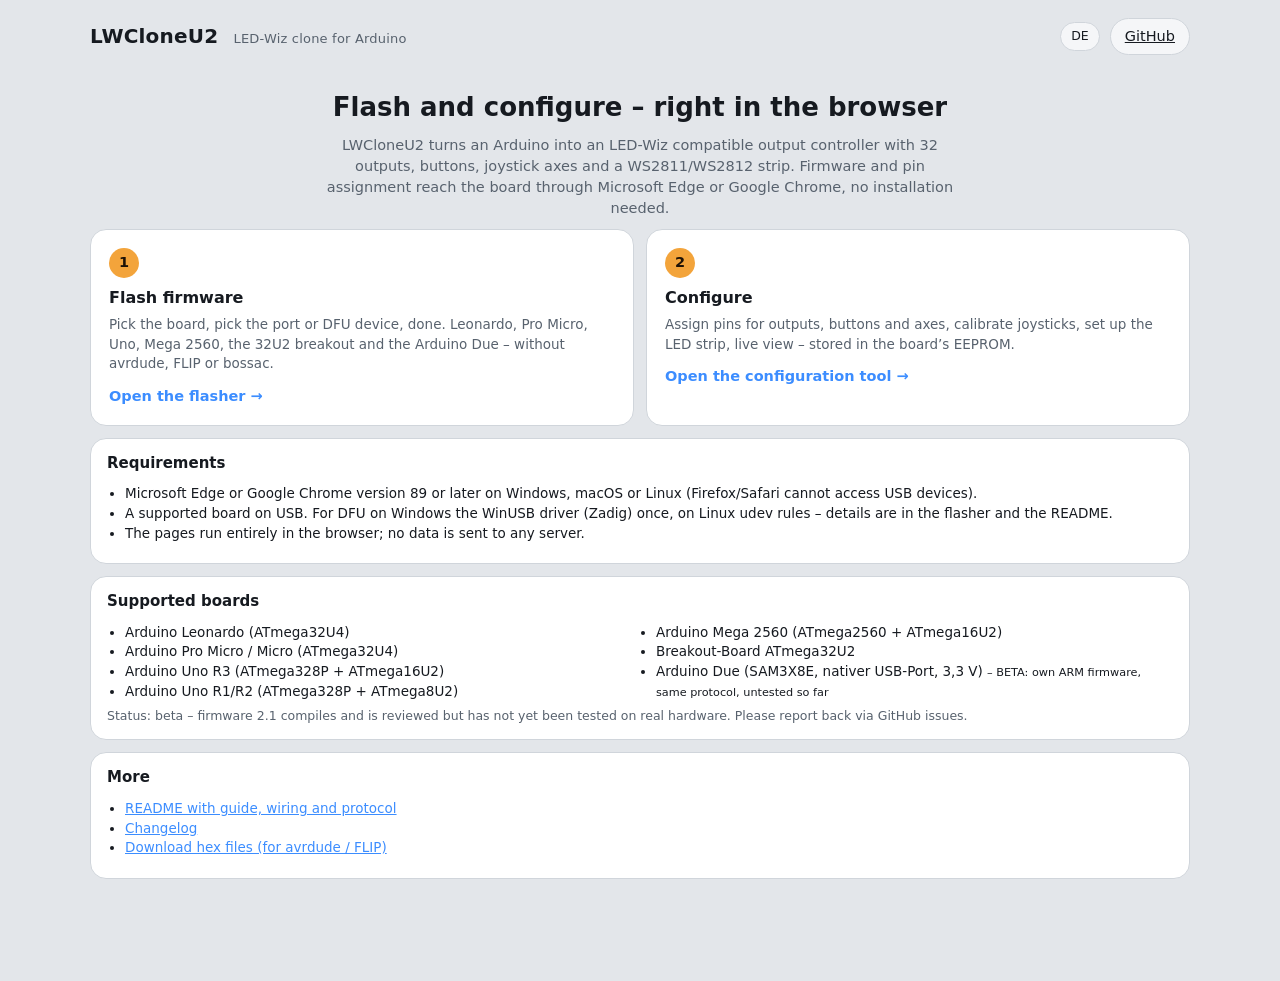
<file: docs/index.html>
<!doctype html>
<html lang="de">
<head>
<meta charset="utf-8">
<meta name="viewport" content="width=device-width, initial-scale=1">
<title>LWCloneU2</title>
<meta name="description" content="LWCloneU2 – LED-Wiz-Klon für Arduino-Boards: Firmware im Browser flashen und per USB einrichten. LED-Wiz clone for Arduino boards: flash and configure in the browser.">
<link rel="stylesheet" href="style.css">
<style>
.hero { text-align: center; padding: 26px 0 10px; }
.hero h2 { font-size: 26px; margin: 0 0 8px; font-weight: 700; }
.hero p { color: var(--muted); max-width: 640px; margin: 0 auto; }
.grid { display: grid; grid-template-columns: repeat(auto-fit, minmax(260px, 1fr)); gap: 12px; }
.tile { display: block; text-decoration: none; color: inherit; background: var(--card); border: 1px solid var(--line); border-radius: 16px; padding: 18px; transition: .15s; }
.tile:hover { border-color: var(--accent); transform: translateY(-1px); }
.tile .num { display: inline-flex; width: 30px; height: 30px; border-radius: 50%; background: var(--accent); color: var(--accent-text); font-weight: 700; align-items: center; justify-content: center; margin-bottom: 8px; }
.tile h3 { margin: 0 0 6px; font-size: 16px; }
.tile p { margin: 0; color: var(--muted); font-size: 13.5px; }
.tile .go { display: inline-block; margin-top: 12px; color: var(--blue); font-weight: 600; }
ul.boards { columns: 2; padding-left: 18px; margin: 6px 0; font-size: 13.5px; }
@media (max-width: 640px) { ul.boards { columns: 1; } }
a { color: var(--blue); }
</style>
</head>
<body>

<header>
  <h1>LWCloneU2 <small data-i18n="subtitle">LED-Wiz-Klon für Arduino</small></h1>
  <button id="langbtn" class="small" title="Sprache / language">EN</button>
  <a class="btn" href="https://github.com/cyclemat/lwcloneu2" target="_blank" rel="noopener">GitHub</a>
</header>

<main>
  <div class="hero">
    <h2 data-i18n="h">Flashen und einrichten – direkt im Browser</h2>
    <p data-i18n="p">LWCloneU2 macht aus einem Arduino einen LED-Wiz-kompatiblen Ausgabetreiber mit 32 Ausgängen, Tastern, Joystick-Achsen und WS2811/WS2812-Strip. Firmware und Pin-Belegung kommen ohne Installation über Microsoft Edge oder Google Chrome auf das Board.</p>
  </div>

  <div class="grid">
    <a class="tile" href="flash.html">
      <span class="num">1</span>
      <h3 data-i18n="t1">Firmware flashen</h3>
      <p data-i18n="t1p">Board wählen, Port oder DFU-Gerät wählen, fertig. Leonardo, Pro Micro, Uno, Mega 2560, 32U2-Breakout und Arduino Due – ohne avrdude, FLIP oder bossac.</p>
      <span class="go" data-i18n="go1">Zum Flasher →</span>
    </a>
    <a class="tile" href="config.html">
      <span class="num">2</span>
      <h3 data-i18n="t2">Konfigurieren</h3>
      <p data-i18n="t2p">Pins für Ausgänge, Taster und Achsen zuweisen, Joysticks kalibrieren, LED-Strip einrichten, Live-Anzeige – gespeichert im EEPROM des Boards.</p>
      <span class="go" data-i18n="go2">Zum Konfigurations-Tool →</span>
    </a>
  </div>

  <div class="card">
    <h2 data-i18n="req">Voraussetzungen</h2>
    <ul style="margin:6px 0; padding-left:18px; font-size:13.5px">
      <li data-i18n="r1">Microsoft Edge oder Google Chrome ab Version 89 auf Windows, macOS oder Linux (Firefox/Safari können keine USB-Geräte ansprechen).</li>
      <li data-i18n="r2">Ein unterstütztes Board am USB. Für DFU unter Windows einmalig der WinUSB-Treiber (Zadig), unter Linux udev-Regeln – Details stehen im Flasher und in der README.</li>
      <li data-i18n="r3">Die Seiten laufen vollständig im Browser; es werden keine Daten an einen Server gesendet.</li>
    </ul>
  </div>

  <div class="card">
    <h2 data-i18n="boards">Unterstützte Boards</h2>
    <ul class="boards">
      <li>Arduino Leonardo (ATmega32U4)</li>
      <li>Arduino Pro Micro / Micro (ATmega32U4)</li>
      <li>Arduino Uno R3 (ATmega328P + ATmega16U2)</li>
      <li>Arduino Uno R1/R2 (ATmega328P + ATmega8U2)</li>
      <li>Arduino Mega 2560 (ATmega2560 + ATmega16U2)</li>
      <li>Breakout-Board ATmega32U2</li>
      <li>Arduino Due (SAM3X8E, nativer USB-Port, 3,3 V) <small data-i18n="due_note">– BETA: eigene ARM-Firmware, gleiches Protokoll, noch ungetestet</small></li>
    </ul>
    <div class="hint" data-i18n="beta">Stand: Beta – die Firmware 2.1 ist übersetzt und geprüft, aber noch nicht an echter Hardware getestet. Rückmeldungen bitte als GitHub-Issue.</div>
  </div>

  <div class="card">
    <h2 data-i18n="more">Mehr</h2>
    <ul style="margin:6px 0; padding-left:18px; font-size:13.5px">
      <li><a href="https://github.com/cyclemat/lwcloneu2#readme" target="_blank" rel="noopener" data-i18n="m1">README mit Anleitung, Verdrahtung und Protokoll</a></li>
      <li><a href="https://github.com/cyclemat/lwcloneu2/blob/master/CHANGELOG.md" target="_blank" rel="noopener" data-i18n="m2">Changelog</a></li>
      <li><a href="flash.html#dllist" data-i18n="m3">Hex-Dateien herunterladen (für avrdude / FLIP)</a></li>
    </ul>
  </div>
</main>

<script>
'use strict';
const I18N = {
  de: {
    subtitle:'LED-Wiz-Klon für Arduino', h:'Flashen und einrichten – direkt im Browser',
    p:'LWCloneU2 macht aus einem Arduino einen LED-Wiz-kompatiblen Ausgabetreiber mit 32 Ausgängen, Tastern, Joystick-Achsen und WS2811/WS2812-Strip. Firmware und Pin-Belegung kommen ohne Installation über Microsoft Edge oder Google Chrome auf das Board.',
    t1:'Firmware flashen', t1p:'Board wählen, Port oder DFU-Gerät wählen, fertig. Leonardo, Pro Micro, Uno, Mega 2560, 32U2-Breakout und Arduino Due – ohne avrdude, FLIP oder bossac.', due_note:'– BETA: eigene ARM-Firmware, gleiches Protokoll, noch ungetestet', go1:'Zum Flasher →',
    t2:'Konfigurieren', t2p:'Pins für Ausgänge, Taster und Achsen zuweisen, Joysticks kalibrieren, LED-Strip einrichten, Live-Anzeige – gespeichert im EEPROM des Boards.', go2:'Zum Konfigurations-Tool →',
    req:'Voraussetzungen',
    r1:'Microsoft Edge oder Google Chrome ab Version 89 auf Windows, macOS oder Linux (Firefox/Safari können keine USB-Geräte ansprechen).',
    r2:'Ein unterstütztes Board am USB. Für DFU unter Windows einmalig der WinUSB-Treiber (Zadig), unter Linux udev-Regeln – Details stehen im Flasher und in der README.',
    r3:'Die Seiten laufen vollständig im Browser; es werden keine Daten an einen Server gesendet.',
    boards:'Unterstützte Boards',
    beta:'Stand: Beta – die Firmware 2.1 ist übersetzt und geprüft, aber noch nicht an echter Hardware getestet. Rückmeldungen bitte als GitHub-Issue.',
    more:'Mehr', m1:'README mit Anleitung, Verdrahtung und Protokoll', m2:'Changelog', m3:'Hex-Dateien herunterladen (für avrdude / FLIP)',
  },
  en: {
    subtitle:'LED-Wiz clone for Arduino', h:'Flash and configure – right in the browser',
    p:'LWCloneU2 turns an Arduino into an LED-Wiz compatible output controller with 32 outputs, buttons, joystick axes and a WS2811/WS2812 strip. Firmware and pin assignment reach the board through Microsoft Edge or Google Chrome, no installation needed.',
    t1:'Flash firmware', t1p:'Pick the board, pick the port or DFU device, done. Leonardo, Pro Micro, Uno, Mega 2560, the 32U2 breakout and the Arduino Due – without avrdude, FLIP or bossac.', due_note:'– BETA: own ARM firmware, same protocol, untested so far', go1:'Open the flasher →',
    t2:'Configure', t2p:'Assign pins for outputs, buttons and axes, calibrate joysticks, set up the LED strip, live view – stored in the board’s EEPROM.', go2:'Open the configuration tool →',
    req:'Requirements',
    r1:'Microsoft Edge or Google Chrome version 89 or later on Windows, macOS or Linux (Firefox/Safari cannot access USB devices).',
    r2:'A supported board on USB. For DFU on Windows the WinUSB driver (Zadig) once, on Linux udev rules – details are in the flasher and the README.',
    r3:'The pages run entirely in the browser; no data is sent to any server.',
    boards:'Supported boards',
    beta:'Status: beta – firmware 2.1 compiles and is reviewed but has not yet been tested on real hardware. Please report back via GitHub issues.',
    more:'More', m1:'README with guide, wiring and protocol', m2:'Changelog', m3:'Download hex files (for avrdude / FLIP)',
  }
};
let lang = 'de';
try { lang = (localStorage.getItem('lwc_lang') || (navigator.language || 'de').slice(0, 2)) === 'en' ? 'en' : 'de'; } catch (e) {}
const t = k => I18N[lang][k] ?? I18N.de[k] ?? k;
function applyLang() {
  document.documentElement.lang = lang;
  document.querySelectorAll('[data-i18n]').forEach(el => { el.textContent = t(el.dataset.i18n); });
  document.getElementById('langbtn').textContent = lang === 'de' ? 'EN' : 'DE';
}
document.getElementById('langbtn').onclick = () => { lang = lang === 'de' ? 'en' : 'de'; try { localStorage.setItem('lwc_lang', lang); } catch (e) {} applyLang(); };
applyLang();
</script>
</body>
</html>
</file>
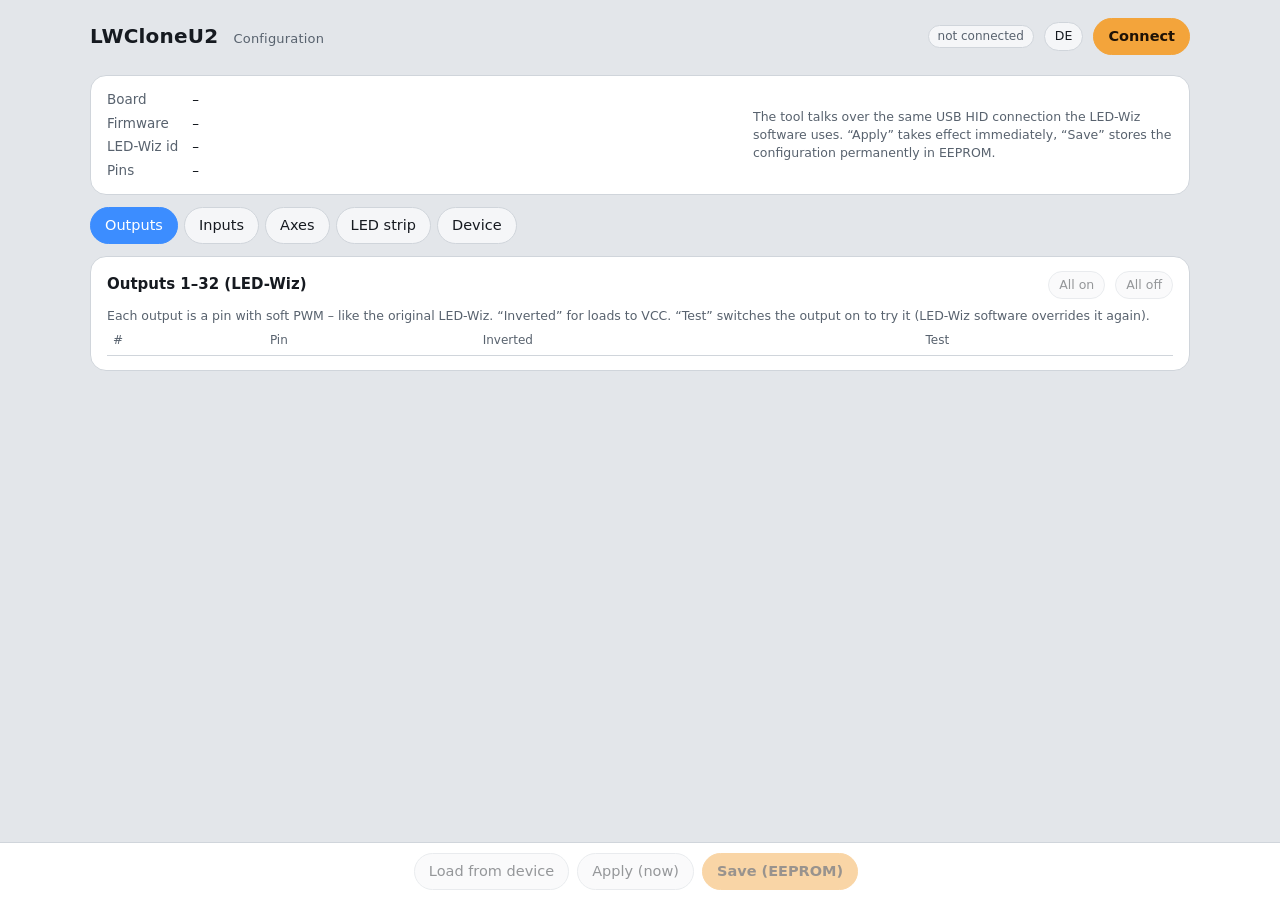
<file: tools/lwcconfig-web/index.html>
<!doctype html>
<html lang="de">
<head>
<meta charset="utf-8">
<meta name="viewport" content="width=device-width, initial-scale=1">
<title>LWCloneU2 Konfiguration</title>
<meta name="description" content="Pin-Belegung, Joystick-Achsen und WS2811/WS2812-Strip eines LWCloneU2 per USB einstellen (WebHID, Edge/Chrome). Configure an LWCloneU2 via USB.">
<style>
:root {
  --bg: #E3E6EA; --bg2: #F5F6F8; --card: #FFFFFF; --text: #161A20; --muted: #58626E; --line: #D0D5DB;
  --accent: #F3A43B; --accent-text: #1E1206; --blue: #3C8DFF; --red: #FF6A5C; --green: #5BD38A;
  --input: #FFFFFF; --hover: #EEF1F4;
}
@media (prefers-color-scheme: dark) {
  :root:not([data-theme="light"]) {
    --bg: #0E1013; --bg2: #16191E; --card: #1D2127; --text: #E6EAEE; --muted: #9AA4AF; --line: #2B3138;
    --input: #16191E; --hover: #242932;
  }
}
:root[data-theme="dark"] {
  --bg: #0E1013; --bg2: #16191E; --card: #1D2127; --text: #E6EAEE; --muted: #9AA4AF; --line: #2B3138;
  --input: #16191E; --hover: #242932;
}
* { box-sizing: border-box; }
html, body { margin: 0; padding: 0; }
body {
  background: var(--bg); color: var(--text);
  font: 14.5px/1.45 Inter, system-ui, -apple-system, "Segoe UI", Roboto, sans-serif;
  padding: 0 16px 90px;
}
header { max-width: 1100px; margin: 0 auto; padding: 18px 0 8px; display: flex; flex-wrap: wrap; gap: 10px; align-items: center; }
header h1 { font-size: 20px; margin: 0; font-weight: 650; letter-spacing: .2px; flex: 1 1 auto; }
header h1 small { color: var(--muted); font-weight: 400; font-size: 13px; margin-left: 8px; }
main { max-width: 1100px; margin: 0 auto; }
.card { background: var(--card); border: 1px solid var(--line); border-radius: 16px; padding: 14px 16px; margin: 12px 0; }
.card h2 { font-size: 15px; margin: 0 0 10px; font-weight: 650; }
.hint { color: var(--muted); font-size: 12.5px; }
.row { display: flex; flex-wrap: wrap; gap: 10px; align-items: center; }
.grow { flex: 1 1 auto; }
button, .btn {
  font: inherit; border: 1px solid var(--line); background: var(--bg2); color: var(--text);
  border-radius: 999px; padding: 7px 14px; cursor: pointer; min-height: 36px;
}
button:hover { background: var(--hover); }
button:disabled { opacity: .45; cursor: default; }
button.primary { background: var(--accent); border-color: var(--accent); color: var(--accent-text); font-weight: 600; }
button.primary:hover { filter: brightness(1.05); }
button.danger { color: var(--red); border-color: var(--red); background: transparent; }
button.small { padding: 4px 10px; min-height: 28px; font-size: 12.5px; }
select, input[type=number], input[type=text] {
  font: inherit; background: var(--input); color: var(--text); border: 1px solid var(--line);
  border-radius: 10px; padding: 6px 8px; min-height: 34px; max-width: 100%;
}
select:focus, input:focus { outline: 2px solid var(--blue); outline-offset: 1px; }
input[type=number] { width: 78px; }
input[type=range] { accent-color: var(--accent); width: 120px; vertical-align: middle; }
.tabs { display: flex; gap: 6px; flex-wrap: wrap; margin: 10px 0 4px; }
.tabs button { border-radius: 999px; }
.tabs button.active { background: var(--blue); border-color: var(--blue); color: #fff; }
.tab { display: none; }
.tab.active { display: block; }
table { width: 100%; border-collapse: collapse; font-size: 13.5px; }
th, td { text-align: left; padding: 6px 6px; border-bottom: 1px solid var(--line); vertical-align: middle; }
th { color: var(--muted); font-weight: 500; font-size: 12px; }
tr:last-child td { border-bottom: none; }
td.num { color: var(--muted); width: 34px; }
.tablewrap { overflow-x: auto; }
.toggle { position: relative; display: inline-block; width: 40px; height: 22px; vertical-align: middle; }
.toggle input { opacity: 0; width: 0; height: 0; }
.toggle span { position: absolute; inset: 0; background: var(--line); border-radius: 999px; transition: .15s; }
.toggle span::before { content: ""; position: absolute; width: 18px; height: 18px; left: 2px; top: 2px; background: #fff; border-radius: 50%; transition: .15s; }
.toggle input:checked + span { background: var(--accent); }
.toggle input:checked + span::before { transform: translateX(18px); }
.dot { display: inline-block; width: 12px; height: 12px; border-radius: 50%; background: var(--line); vertical-align: middle; }
.dot.on { background: var(--green); box-shadow: 0 0 6px var(--green); }
.bar { position: relative; height: 10px; background: var(--line); border-radius: 999px; width: 160px; display: inline-block; vertical-align: middle; overflow: hidden; }
.bar i { position: absolute; top: 0; bottom: 0; width: 3px; background: var(--blue); }
.bar b { position: absolute; top: 0; bottom: 0; left: 0; background: var(--accent); }
.bar u { position: absolute; top: 0; bottom: 0; background: rgba(255,106,92,.35); }
.conflict { outline: 2px solid var(--red); border-radius: 10px; }
.status { color: var(--muted); font-size: 13px; }
.status.err { color: var(--red); }
.status.ok { color: var(--green); }
.footer {
  position: fixed; left: 0; right: 0; bottom: 0; background: var(--card); border-top: 1px solid var(--line);
  padding: 10px 16px; display: flex; gap: 8px; flex-wrap: wrap; align-items: center; justify-content: center;
}
.badge { display: inline-block; padding: 2px 9px; border-radius: 999px; background: var(--bg2); border: 1px solid var(--line); font-size: 12px; color: var(--muted); }
.unsupported { border-color: var(--red); }
dialog { background: var(--card); color: var(--text); border: 1px solid var(--line); border-radius: 16px; padding: 18px; max-width: 520px; }
dialog::backdrop { background: rgba(0,0,0,.45); }
textarea { width: 100%; min-height: 160px; font: 12px/1.4 ui-monospace, Consolas, monospace; background: var(--input); color: var(--text); border: 1px solid var(--line); border-radius: 10px; padding: 8px; }
.kv { display: grid; grid-template-columns: max-content 1fr; gap: 4px 14px; font-size: 13.5px; }
.kv span:nth-child(odd) { color: var(--muted); }
@media (max-width: 640px) {
  th:nth-child(1), td.num { display: none; }
  .bar { width: 110px; }
}
</style>
</head>
<body>

<header>
  <h1>LWCloneU2 <small data-i18n="subtitle">Konfiguration</small></h1>
  <span id="devbadge" class="badge" data-i18n="notconnected">nicht verbunden</span>
  <button id="langbtn" class="small" title="Sprache / language">EN</button>
  <button id="connectbtn" class="primary" data-i18n="connect">Verbinden</button>
</header>

<main>
  <div id="unsupported" class="card unsupported" style="display:none">
    <strong data-i18n="nowebhid">Dieser Browser unterstützt WebHID nicht.</strong>
    <div class="hint" data-i18n="nowebhid2">Bitte Microsoft Edge oder Google Chrome (ab Version 89) verwenden. Die Datei kann lokal geöffnet werden.</div>
  </div>

  <div class="card">
    <div class="row">
      <div class="kv grow">
        <span data-i18n="board">Board</span><span id="i_board">–</span>
        <span data-i18n="firmware">Firmware</span><span id="i_fw">–</span>
        <span data-i18n="ledwizid">LED-Wiz-ID</span><span id="i_id">–</span>
        <span data-i18n="pins">Pins</span><span id="i_pins">–</span>
      </div>
      <div class="hint" style="max-width:420px" data-i18n="intro">
        Das Tool spricht über dieselbe USB-HID-Verbindung wie die LED-Wiz-Software. Änderungen werden mit
        „Anwenden“ sofort wirksam, aber erst mit „Speichern“ dauerhaft im EEPROM abgelegt.
      </div>
    </div>
  </div>

  <div class="tabs">
    <button data-tab="outputs" class="active" data-i18n="tab_outputs">Ausgänge</button>
    <button data-tab="inputs" data-i18n="tab_inputs">Eingänge</button>
    <button data-tab="axes" data-i18n="tab_axes">Achsen</button>
    <button data-tab="strip" data-i18n="tab_strip">LED-Strip</button>
    <button data-tab="device" data-i18n="tab_device">Gerät</button>
  </div>

  <!-- Ausgänge -->
  <section id="tab-outputs" class="tab active">
    <div class="card">
      <div class="row" style="margin-bottom:8px">
        <h2 class="grow" style="margin:0" data-i18n="outputs">Ausgänge 1–32 (LED-Wiz)</h2>
        <button class="small" id="testall" data-i18n="testall">Alle an</button>
        <button class="small" id="testoff" data-i18n="testoff">Alle aus</button>
      </div>
      <div class="hint" data-i18n="outputhint">Jeder Ausgang ist ein Pin mit Soft-PWM – wie beim originalen LED-Wiz. „Invertiert“ für Lasten gegen VCC. „Test“ schaltet den Ausgang zum Ausprobieren ein (die LED-Wiz-Software überschreibt das wieder).</div>
      <div class="tablewrap"><table id="t_out">
        <thead><tr><th>#</th><th data-i18n="pin">Pin</th><th data-i18n="inverted">Invertiert</th><th data-i18n="test">Test</th></tr></thead>
        <tbody></tbody></table></div>
    </div>
  </section>

  <!-- LED-Strip -->
  <section id="tab-strip" class="tab">
    <div class="card">
      <h2 data-i18n="strip">WS2811 / WS2812-Strip</h2>
      <div class="row">
        <label><span data-i18n="datapin">Daten-Pin</span><br><select id="ws_pin"></select></label>
        <label><span data-i18n="pixels">Pixel</span><br><input type="number" id="ws_count" min="0" max="255" value="0"></label>
        <label><span data-i18n="order">Farbreihenfolge</span><br>
          <select id="ws_order"><option value="0">GRB (WS2812)</option><option value="1">RGB (WS2811)</option><option value="2">BRG</option></select></label>
        <label><span data-i18n="mode">Betriebsart</span><br>
          <select id="ws_mode"><option value="0" data-i18n="mode_direct">Direkt (PC setzt Pixel)</option><option value="1" data-i18n="mode_mirror">Spiegel (folgt den Ausgängen)</option></select></label>
      </div>
      <div class="hint" style="margin-top:8px" data-i18n="striphint">Der Strip hängt zusätzlich an einem freien Pin und lässt die 32 Ausgänge unverändert. „Direkt“: eigene Programme setzen die Pixel per USB (Befehle 0xB0–0xB3, auch über LWZ_RAWWRITE der ledwiz.dll). „Spiegel“: Pixelbereiche leuchten in einer Farbe, die Helligkeit folgt einem LED-Wiz-Ausgang – funktioniert sofort mit DOF/LedBlinky. Während der Strip beschrieben wird, sind Interrupts kurz gesperrt (~30 µs je Pixel); lange Strips lassen die PWM der Ausgänge leicht flackern.</div>
    </div>
    <div class="card" id="mirrorcard">
      <div class="row" style="margin-bottom:8px">
        <h2 class="grow" style="margin:0" data-i18n="mirror">Spiegel-Einträge</h2>
        <button class="small" id="mirrorfill" data-i18n="mirrorfill">1:1 vorbelegen</button>
        <button class="small" id="mirrorclear" data-i18n="mirrorclear">Alle leeren</button>
      </div>
      <div class="hint" data-i18n="mirrorhint">Je Eintrag: welcher LED-Wiz-Ausgang, welche Pixel (ab/Anzahl) und welche Farbe bei voller Helligkeit. Mehrere Einträge dürfen denselben Ausgang oder dieselben Pixel nutzen – bei Überlappung gewinnt je Farbkanal der hellere Wert. Zum Ausprobieren die „Test“-Knöpfe im Reiter Ausgänge nutzen.</div>
      <div class="tablewrap"><table id="t_mir">
        <thead><tr><th>#</th><th data-i18n="ledout">Ausgang</th><th data-i18n="firstpixel">Pixel ab</th><th data-i18n="count">Anzahl</th><th data-i18n="color">Farbe</th></tr></thead>
        <tbody></tbody></table></div>
    </div>
    <div class="card" id="directcard">
      <h2 data-i18n="striptest">Test (Direkt-Modus)</h2>
      <div class="hint" data-i18n="striptesthint">Wirkt auf die im Gerät aktive Konfiguration – nach Änderungen oben zuerst „Anwenden“. Die Farbe wird roh gesendet; stimmt sie nicht, Farbreihenfolge ändern.</div>
      <div class="row" style="margin-top:8px">
        <input type="color" id="st_color" value="#f3a43b" style="width:52px;height:36px;border:1px solid var(--line);border-radius:10px;background:var(--input);padding:2px">
        <button id="st_fill" data-i18n="fill">Alle füllen</button>
        <button id="st_off" data-i18n="alloff">Alle aus</button>
        <label><span data-i18n="pixel">Pixel</span> <input type="number" id="st_idx" min="0" max="254" value="0"></label>
        <button id="st_set" data-i18n="setpixel">Pixel setzen</button>
        <button id="st_chase" data-i18n="chase">Lauflicht</button>
        <span id="st_info" class="hint"></span>
      </div>
    </div>
  </section>

  <!-- Eingänge -->
  <section id="tab-inputs" class="tab">
    <div class="card">
      <h2 data-i18n="inputs">Eingänge (Taster, Joystick-Richtungen, Encoder)</h2>
      <div class="hint" data-i18n="inputhint">Taster schalten standardmäßig gegen GND (interner Pull-up). „Shift“ aktiviert für alle anderen Eingänge die zweite Funktion. Der Punkt zeigt den Live-Zustand.</div>
      <div class="tablewrap"><table id="t_in">
        <thead><tr><th>#</th><th data-i18n="pin">Pin</th><th data-i18n="function">Funktion</th><th data-i18n="shiftfunction">Mit Shift</th><th data-i18n="activehigh">Aktiv high</th><th data-i18n="live">Live</th></tr></thead>
        <tbody></tbody></table></div>
    </div>
  </section>

  <!-- Achsen -->
  <section id="tab-axes" class="tab">
    <div class="card">
      <h2 data-i18n="axes">Analoge Joystick-Achsen</h2>
      <div class="hint" data-i18n="axeshint">Potis/Hall-Sensoren an ADC-fähigen Pins. Min/Mitte/Max mit den Knöpfen aus dem Live-Wert übernehmen. Die Totzone (0–100 %) um die Mitte gibt 0 aus, außerhalb wird wieder auf den vollen Bereich skaliert.</div>
      <div class="tablewrap"><table id="t_ax">
        <thead><tr><th>#</th><th data-i18n="pin">Pin</th><th>Joystick</th><th data-i18n="axis">Achse</th><th data-i18n="inverted">Invertiert</th>
          <th>Min</th><th data-i18n="center">Mitte</th><th>Max</th><th data-i18n="deadzone">Totzone</th><th data-i18n="live">Live</th><th data-i18n="output">Ausgabe</th></tr></thead>
        <tbody></tbody></table></div>
    </div>
  </section>

  <!-- Gerät -->
  <section id="tab-device" class="tab">
    <div class="card">
      <h2 data-i18n="ledwizid">LED-Wiz-ID</h2>
      <div class="row">
        <select id="newid"></select>
        <button id="setid" data-i18n="setid">ID setzen (Gerät startet neu)</button>
        <div class="hint grow" data-i18n="idhint">Die ID (1–16) bestimmt, als welches LED-Wiz-Gerät sich der Klon meldet. Nach dem Neustart neu verbinden.</div>
      </div>
    </div>
    <div class="card">
      <h2 data-i18n="backup">Sicherung</h2>
      <div class="row">
        <button id="exportbtn" data-i18n="export">Als JSON exportieren</button>
        <button id="importbtn" data-i18n="import">JSON importieren</button>
        <input type="file" id="importfile" accept="application/json,.json" style="display:none">
        <div class="hint grow" data-i18n="backuphint">Die Datei enthält die komplette Pin-Belegung dieses Boards.</div>
      </div>
    </div>
    <div class="card">
      <h2 data-i18n="maintenance">Wartung</h2>
      <div class="row">
        <button id="defaultsbtn" class="danger" data-i18n="defaults">Werkseinstellungen laden</button>
        <button id="dfubtn" class="danger" data-i18n="dfu">Bootloader starten</button>
        <div class="hint grow" data-i18n="mainthint">Werkseinstellungen werden erst mit „Speichern“ dauerhaft. Der Bootloader dient zum Flashen neuer Firmware (Leonardo/Micro: avrdude, Breakout: Atmel FLIP/dfu-programmer).</div>
      </div>
    </div>
    <div class="card">
      <h2 data-i18n="about">Über</h2>
      <div class="hint">LWCloneU2 – GPLv2 – <a href="https://github.com/cyclemat/lwcloneu2" style="color:var(--blue)">github.com/cyclemat/lwcloneu2</a>.
        <span data-i18n="abouttext">Protokoll: proto.h, Layout: config.h der Firmware.</span></div>
    </div>
  </section>
</main>

<div class="footer">
  <button id="loadbtn" data-i18n="load">Vom Gerät laden</button>
  <button id="applybtn" data-i18n="apply">Anwenden (sofort)</button>
  <button id="savebtn" class="primary" data-i18n="save">Speichern (EEPROM)</button>
  <span id="status" class="status"></span>
</div>

<dialog id="dlg">
  <h2 id="dlg_title" style="margin-top:0;font-size:16px"></h2>
  <div id="dlg_body"></div>
  <div class="row" style="justify-content:flex-end;margin-top:14px">
    <button id="dlg_cancel" data-i18n="cancel">Abbrechen</button>
    <button id="dlg_ok" class="primary">OK</button>
  </div>
</dialog>

<script>
'use strict';

/* ------------------------------------------------------------------ Sprache / language */
const I18N = {
  de: {
    subtitle:'Konfiguration', notconnected:'nicht verbunden', connected:'verbunden', connect:'Verbinden', disconnect:'Trennen',
    nowebhid:'Dieser Browser unterstützt WebHID nicht.', nowebhid2:'Bitte Microsoft Edge oder Google Chrome (ab Version 89) verwenden. Die Datei kann lokal geöffnet werden.',
    board:'Board', firmware:'Firmware', ledwizid:'LED-Wiz-ID', pins:'Pins',
    intro:'Das Tool spricht über dieselbe USB-HID-Verbindung wie die LED-Wiz-Software. Änderungen werden mit „Anwenden“ sofort wirksam, aber erst mit „Speichern“ dauerhaft im EEPROM abgelegt.',
    tab_outputs:'Ausgänge', tab_inputs:'Eingänge', tab_axes:'Achsen', tab_strip:'LED-Strip', tab_device:'Gerät',
    strip:'WS2811 / WS2812-Strip', datapin:'Daten-Pin', pixels:'Pixel', order:'Farbreihenfolge', mode:'Betriebsart',
    mode_direct:'Direkt (PC setzt Pixel)', mode_mirror:'Spiegel (folgt den Ausgängen)',
    striphint:'Der Strip hängt zusätzlich an einem freien Pin und lässt die 32 Ausgänge unverändert. „Direkt“: eigene Programme setzen die Pixel per USB (Befehle 0xB0–0xB3, auch über LWZ_RAWWRITE der ledwiz.dll). „Spiegel“: Pixelbereiche leuchten in einer Farbe, die Helligkeit folgt einem LED-Wiz-Ausgang – funktioniert sofort mit DOF/LedBlinky. Während der Strip beschrieben wird, sind Interrupts kurz gesperrt (~30 µs je Pixel); lange Strips lassen die PWM der Ausgänge leicht flackern.',
    mirror:'Spiegel-Einträge', mirrorfill:'1:1 vorbelegen', mirrorclear:'Alle leeren',
    mirrorhint:'Je Eintrag: welcher LED-Wiz-Ausgang, welche Pixel (ab/Anzahl) und welche Farbe bei voller Helligkeit. Mehrere Einträge dürfen denselben Ausgang oder dieselben Pixel nutzen – bei Überlappung gewinnt je Farbkanal der hellere Wert. Zum Ausprobieren die „Test“-Knöpfe im Reiter Ausgänge nutzen.',
    ledout:'Ausgang', color:'Farbe', striptest:'Test (Direkt-Modus)',
    striptesthint:'Wirkt auf die im Gerät aktive Konfiguration – nach Änderungen oben zuerst „Anwenden“. Die Farbe wird roh gesendet; stimmt sie nicht, Farbreihenfolge ändern.',
    fill:'Alle füllen', alloff:'Alle aus', pixel:'Pixel', setpixel:'Pixel setzen', chase:'Lauflicht', stop:'Stopp',
    st_stripinfo:'Gerät: {n} Pixel aktiv (max. {m})', st_stripoff:'Gerät: kein Strip aktiv (Pin/Pixel setzen und „Anwenden“)', st_stripmirror:'Gerät: Spiegel-Modus aktiv – Test nur im Direkt-Modus',
    outputs:'Ausgänge 1–32 (LED-Wiz)', testall:'Alle an', testoff:'Alle aus', pin:'Pin', inverted:'Invertiert',
    outputhint:'Jeder Ausgang ist ein Pin mit Soft-PWM – wie beim originalen LED-Wiz. „Invertiert“ für Lasten gegen VCC. „Test“ schaltet den Ausgang zum Ausprobieren ein (die LED-Wiz-Software überschreibt das wieder).',
    firstpixel:'Pixel ab', count:'Anzahl', test:'Test',
    inputs:'Eingänge (Taster, Joystick-Richtungen, Encoder)',
    inputhint:'Taster schalten standardmäßig gegen GND (interner Pull-up). „Shift“ aktiviert für alle anderen Eingänge die zweite Funktion. Der Punkt zeigt den Live-Zustand.',
    function:'Funktion', shiftfunction:'Mit Shift', activehigh:'Aktiv high', live:'Live',
    axes:'Analoge Joystick-Achsen',
    axeshint:'Potis/Hall-Sensoren an ADC-fähigen Pins. Min/Mitte/Max mit den Knöpfen aus dem Live-Wert übernehmen. Die Totzone (0–100 %) um die Mitte gibt 0 aus, außerhalb wird wieder auf den vollen Bereich skaliert.',
    axis:'Achse', center:'Mitte', deadzone:'Totzone', output:'Ausgabe',
    setid:'ID setzen (Gerät startet neu)', idhint:'Die ID (1–16) bestimmt, als welches LED-Wiz-Gerät sich der Klon meldet. Nach dem Neustart neu verbinden.',
    backup:'Sicherung', export:'Als JSON exportieren', import:'JSON importieren', backuphint:'Die Datei enthält die komplette Pin-Belegung dieses Boards.',
    maintenance:'Wartung', defaults:'Werkseinstellungen laden', dfu:'Bootloader starten',
    mainthint:'Werkseinstellungen werden erst mit „Speichern“ dauerhaft. Der Bootloader dient zum Flashen neuer Firmware (Leonardo/Micro: avrdude, Breakout: Atmel FLIP/dfu-programmer).',
    about:'Über', abouttext:'Protokoll: proto.h, Layout: config.h der Firmware.',
    load:'Vom Gerät laden', apply:'Anwenden (sofort)', save:'Speichern (EEPROM)', cancel:'Abbrechen',
    none:'– keine –', reserved:'reserviert',
    set:'übernehmen', conflict:'Pin mehrfach belegt', rangeerr:'Pixelbereich außerhalb des Strips',
    st_reading:'Konfiguration wird gelesen …', st_writing:'Konfiguration wird übertragen …', st_applied:'Angewendet (nicht gespeichert).',
    st_saved:'Im EEPROM gespeichert.', st_loaded:'Konfiguration vom Gerät geladen.', st_invalid:'Gerät hat die Konfiguration abgelehnt (ungültig).',
    st_timeout:'Keine Antwort vom Gerät.', st_nodev:'Kein LWCloneU2 mit Konfigurationsprotokoll gefunden. Firmware v2 nötig.',
    st_oldfw:'Firmware zu alt (Protokoll {p}) – bitte Firmware 2.1 oder neuer flashen.',
    st_defaults:'Werkseinstellungen geladen (nicht gespeichert).', st_fixfirst:'Bitte zuerst die rot markierten Konflikte beheben.',
    confirm_defaults:'Werkseinstellungen laden?', confirm_defaults2:'Die aktuelle Belegung im Gerät wird durch die Standardbelegung des Boards ersetzt (erst mit „Speichern“ dauerhaft).',
    confirm_dfu:'Bootloader starten?', confirm_dfu2:'Das Gerät trennt sich vom USB und wartet auf eine neue Firmware. Zum normalen Betrieb zurück: Reset oder neu einstecken.',
    confirm_id:'LED-Wiz-ID ändern?', confirm_id2:'Das Gerät startet neu und meldet sich mit der neuen ID. Danach „Verbinden“ erneut drücken.',
    importerr:'Datei passt nicht zu diesem Board oder ist beschädigt.', joystick:'Joystick', key:'Taste', mod:'Modifier', consumer:'Medien', mouse:'Maus', special:'Sonder',
    shift:'Shift (zweite Belegung)', mxclk:'Maus X Takt', mxdir:'Maus X Richtung', myclk:'Maus Y Takt', mydir:'Maus Y Richtung',
    left:'Links', right:'Rechts', up:'Hoch', down:'Runter', button:'Taste',
  },
  en: {
    subtitle:'Configuration', notconnected:'not connected', connected:'connected', connect:'Connect', disconnect:'Disconnect',
    nowebhid:'This browser does not support WebHID.', nowebhid2:'Please use Microsoft Edge or Google Chrome (89+). The file can be opened locally.',
    board:'Board', firmware:'Firmware', ledwizid:'LED-Wiz id', pins:'Pins',
    intro:'The tool talks over the same USB HID connection the LED-Wiz software uses. “Apply” takes effect immediately, “Save” stores the configuration permanently in EEPROM.',
    tab_outputs:'Outputs', tab_inputs:'Inputs', tab_axes:'Axes', tab_strip:'LED strip', tab_device:'Device',
    strip:'WS2811 / WS2812 strip', datapin:'Data pin', pixels:'Pixels', order:'Color order', mode:'Mode',
    mode_direct:'Direct (host sets pixels)', mode_mirror:'Mirror (follows the outputs)',
    striphint:'The strip is an extra on a free pin and leaves the 32 outputs untouched. “Direct”: your own programs set pixels via USB (commands 0xB0–0xB3, also through LWZ_RAWWRITE of ledwiz.dll). “Mirror”: pixel ranges light up in a color, brightness follows an LED-Wiz output – works with DOF/LedBlinky right away. While the strip is written interrupts are blocked briefly (~30 µs per pixel); long strips make the output PWM flicker slightly.',
    mirror:'Mirror entries', mirrorfill:'Preset 1:1', mirrorclear:'Clear all',
    mirrorhint:'Per entry: which LED-Wiz output, which pixels (first/count) and which color at full brightness. Several entries may use the same output or pixels – on overlap the brighter value wins per channel. Use the “Test” buttons on the Outputs tab to try it.',
    ledout:'Output', color:'Color', striptest:'Test (direct mode)',
    striptesthint:'Acts on the configuration active in the device – after changes above press “Apply” first. The color is sent raw; if it looks wrong, change the color order.',
    fill:'Fill all', alloff:'All off', pixel:'Pixel', setpixel:'Set pixel', chase:'Chase', stop:'Stop',
    st_stripinfo:'Device: {n} pixels active (max. {m})', st_stripoff:'Device: no strip active (set pin/pixels and “Apply”)', st_stripmirror:'Device: mirror mode active – test only in direct mode',
    outputs:'Outputs 1–32 (LED-Wiz)', testall:'All on', testoff:'All off', pin:'Pin', inverted:'Inverted',
    outputhint:'Each output is a pin with soft PWM – like the original LED-Wiz. “Inverted” for loads to VCC. “Test” switches the output on to try it (LED-Wiz software overrides it again).',
    firstpixel:'First pixel', count:'Count', test:'Test',
    inputs:'Inputs (buttons, joystick directions, encoders)',
    inputhint:'Switches connect to GND by default (internal pull-up). “Shift” activates the second function of all other inputs. The dot shows the live state.',
    function:'Function', shiftfunction:'With shift', activehigh:'Active high', live:'Live',
    axes:'Analog joystick axes',
    axeshint:'Pots/Hall sensors on ADC capable pins. Take min/center/max from the live value with the buttons. The dead zone (0–100 %) around the center outputs 0; outside it the value is rescaled to the full range.',
    axis:'Axis', center:'Center', deadzone:'Dead zone', output:'Output',
    setid:'Set id (device restarts)', idhint:'The id (1–16) selects which LED-Wiz device the clone appears as. Reconnect after the restart.',
    backup:'Backup', export:'Export as JSON', import:'Import JSON', backuphint:'The file contains the complete pin assignment of this board.',
    maintenance:'Maintenance', defaults:'Load factory defaults', dfu:'Start bootloader',
    mainthint:'Defaults become permanent only with “Save”. The bootloader is used to flash new firmware (Leonardo/Micro: avrdude, breakout: Atmel FLIP/dfu-programmer).',
    about:'About', abouttext:'Protocol: proto.h, layout: config.h of the firmware.',
    load:'Load from device', apply:'Apply (now)', save:'Save (EEPROM)', cancel:'Cancel',
    none:'– none –', reserved:'reserved',
    set:'set', conflict:'Pin used more than once', rangeerr:'Pixel range outside the strip',
    st_reading:'Reading configuration …', st_writing:'Transferring configuration …', st_applied:'Applied (not saved).',
    st_saved:'Saved to EEPROM.', st_loaded:'Configuration loaded from device.', st_invalid:'Device rejected the configuration (invalid).',
    st_timeout:'No reply from device.', st_nodev:'No LWCloneU2 with configuration protocol found. Firmware v2 required.',
    st_oldfw:'Firmware too old (protocol {p}) – please flash firmware 2.1 or newer.',
    st_defaults:'Factory defaults loaded (not saved).', st_fixfirst:'Please fix the conflicts marked in red first.',
    confirm_defaults:'Load factory defaults?', confirm_defaults2:'The current assignment in the device is replaced by the board defaults (permanent only after “Save”).',
    confirm_dfu:'Start bootloader?', confirm_dfu2:'The device detaches from USB and waits for new firmware. Back to normal: reset or replug.',
    confirm_id:'Change LED-Wiz id?', confirm_id2:'The device restarts with the new id. Press “Connect” again afterwards.',
    importerr:'File does not match this board or is damaged.', joystick:'Joystick', key:'Key', mod:'Modifier', consumer:'Media', mouse:'Mouse', special:'Special',
    shift:'Shift (second mapping)', mxclk:'Mouse X clock', mxdir:'Mouse X direction', myclk:'Mouse Y clock', mydir:'Mouse Y direction',
    left:'Left', right:'Right', up:'Up', down:'Down', button:'Button',
  }
};
let lang = 'de';
try { lang = (localStorage.getItem('lwc_lang') || (navigator.language || 'de').slice(0,2)) === 'en' ? 'en' : 'de'; } catch (e) {}
const t = (k, vars) => { let s = I18N[lang][k] ?? I18N.de[k] ?? k; if (vars) for (const [n, v] of Object.entries(vars)) s = s.replace('{' + n + '}', v); return s; };
function applyLang() {
  document.documentElement.lang = lang;
  document.querySelectorAll('[data-i18n]').forEach(el => { el.textContent = t(el.dataset.i18n); });
  document.getElementById('langbtn').textContent = lang === 'de' ? 'EN' : 'DE';
  document.title = 'LWCloneU2 ' + t('subtitle');
  renderAll();
}
document.getElementById('langbtn').onclick = () => { lang = lang === 'de' ? 'en' : 'de'; try { localStorage.setItem('lwc_lang', lang); } catch (e) {} applyLang(); };

/* ------------------------------------------------------------------ Protokoll / protocol (proto.h) */
const CMD = { SBA:64, SETID:65, DFU:66, INFO:0xA0, READ:0xA1, WRITE:0xA2, APPLY:0xA3, SAVE:0xA4, DEFAULTS:0xA5, LIVE:0xA6, PININFO:0xA7,
  STRIP_INFO:0xB0, STRIP_SET:0xB1, STRIP_FILL:0xB2, STRIP_SHOW:0xB3 };
const PIN_NONE = 0xFF, OUT_NONE = 0xFF;
const MODE = { DIRECT:0, MIRROR:1 };
const MIN_PROTO = 2;   // Protokollversion dieser Datei / protocol version of this file

/* ------------------------------------------------------------------ Boards / pin names (pinmap.h) */
const D = n => 'D' + n, A = n => 'A' + n;
const NAMES_32U4 = [...Array(14).keys()].map(D).concat(['D14 MISO','D15 SCK','D16 MOSI','D17 RXLED'], [0,1,2,3,4,5].map(A), ['TXLED']);
const BOARDS = {
  1: { name:'Arduino Leonardo', names: NAMES_32U4 },
  2: { name:'Pro Micro / Arduino Micro', names: NAMES_32U4, hidden: [11,12,13,22,23] },
  3: { name:'Arduino Mega 2560', names: [...Array(54).keys()].map(D).concat([...Array(16).keys()].map(A)) },
  4: { name:'Arduino Uno', names: [...Array(14).keys()].map(D).concat([0,1,2,3,4,5].map(A)) },
  5: { name:'Breakout ATmega32U2', names: ['PB0','PB1','PB2','PB3','PB4','PB5','PB6','PB7','PC2','PC4','PC5','PC6','PC7','PD0','PD1','PD2','PD3','PD4','PD5','PD6','PD7'] },
};

/* ------------------------------------------------------------------ Funktionscodes / function codes (keydefs.h) */
const KEYNAMES = {};
'ABCDEFGHIJKLMNOPQRSTUVWXYZ'.split('').forEach((c,i) => KEYNAMES[4+i] = c);
'1234567890'.split('').forEach((c,i) => KEYNAMES[0x1E+i] = c);
Object.assign(KEYNAMES, {0x28:'Enter',0x29:'Esc',0x2A:'Backspace',0x2B:'Tab',0x2C:'Space',0x2D:'-',0x2E:'=',0x2F:'[',0x30:']',0x31:'\\',0x32:'# ~',0x33:';',0x34:"'",0x35:'`',0x36:',',0x37:'.',0x38:'/',0x39:'CapsLock',
  0x46:'PrintScreen',0x47:'ScrollLock',0x48:'Pause',0x49:'Insert',0x4A:'Home',0x4B:'PageUp',0x4C:'Delete',0x4D:'End',0x4E:'PageDown',0x4F:'→ Right',0x50:'← Left',0x51:'↓ Down',0x52:'↑ Up',0x53:'NumLock',
  0x54:'KP /',0x55:'KP *',0x56:'KP -',0x57:'KP +',0x58:'KP Enter',0x62:'KP 0',0x63:'KP ,',0x64:'Non-US \\',0x65:'Application'});
for (let i=0;i<12;i++) KEYNAMES[0x3A+i] = 'F'+(i+1);
for (let i=1;i<=9;i++) KEYNAMES[0x58+i] = 'KP '+i;
const MODNAMES = ['LeftCtrl','LeftShift','LeftAlt','LeftGUI','RightCtrl','RightShift','RightAlt','RightGUI'];
function funcGroups() {
  const g = [];
  const keys = Object.keys(KEYNAMES).map(Number).sort((a,b)=>a-b).map(c => [c, KEYNAMES[c]]);
  g.push([t('key'), keys.concat([[0x70,'Alt+F4'],[0x71,'Shift+F7']])]);
  g.push([t('mod'), MODNAMES.map((n,i)=>[0x80+i,n])]);
  g.push([t('consumer'), [[0x90,'Volume +'],[0x91,'Volume −'],[0x92,'Mute']]]);
  g.push([t('mouse'), [[0x98,t('mouse')+' '+t('left')],[0x99,t('mouse')+' '+t('right')],[0x9A,t('mouse')+' Mitte/Middle']]]);
  for (let j=0;j<4;j++) {
    const base = 0xA0 + j*12, J = `${t('joystick')} ${j+1} `;
    const items = [[base,J+t('left')],[base+1,J+t('right')],[base+2,J+t('up')],[base+3,J+t('down')]];
    for (let b=0;b<8;b++) items.push([base+4+b, J+t('button')+' '+(b+1)]);
    g.push([`${t('joystick')} ${j+1}`, items]);
  }
  g.push([t('special'), [[0xF0,t('shift')],[0xF1,t('mxclk')],[0xF2,t('mxdir')],[0xF3,t('myclk')],[0xF4,t('mydir')]]]);
  return g;
}

/* ------------------------------------------------------------------ Zustand / state */
let device = null;           // HIDDevice
let info = null;             // {proto, board, fwMajor, fwMinor, size, numPins}
let pinInfo = [];            // [{port, bit, adc, reserved}]
let cfg = null;              // parsed config
let live = { axes: new Array(8).fill(0), inputs: 0 };
let liveTimer = null;
let busy = false;
let ledwizId = null;

function setStatus(msg, cls) { const s = document.getElementById('status'); s.textContent = msg || ''; s.className = 'status ' + (cls || ''); }

/* ------------------------------------------------------------------ HID-Transport */
const pending = [];   // {match:(r)=>bool, resolve, reject, timer}
function onInputReport(ev) {
  const r = new Uint8Array(ev.data.buffer, ev.data.byteOffset, Math.min(8, ev.data.byteLength));
  for (let i = 0; i < pending.length; i++) {
    if (pending[i].match(r)) { const p = pending.splice(i,1)[0]; clearTimeout(p.timer); p.resolve(r); return; }
  }
}
async function send(bytes) {
  const d = new Uint8Array(8); d.set(bytes.slice(0,8));
  await device.sendReport(0, d);
}
function request(bytes, match, timeoutMs = 600) {
  return new Promise(async (resolve, reject) => {
    const p = { match, resolve, reject, timer: setTimeout(() => { const i = pending.indexOf(p); if (i >= 0) pending.splice(i,1); reject(new Error('timeout')); }, timeoutMs) };
    pending.push(p);
    try { await send(bytes); } catch (e) { clearTimeout(p.timer); const i = pending.indexOf(p); if (i >= 0) pending.splice(i,1); reject(e); }
  });
}
const cmdInfo    = () => request([CMD.INFO], r => r[0] === CMD.INFO);
const cmdRead    = off => request([CMD.READ, off & 255, off >> 8], r => r[0] === CMD.READ && r[1] === (off & 255) && r[2] === (off >> 8));
const cmdWrite   = (off, d5) => request([CMD.WRITE, off & 255, off >> 8, ...d5], r => r[0] === CMD.WRITE && r[1] === (off & 255) && r[2] === (off >> 8));
const cmdSimple  = c => request([c], r => r[0] === c, 1500);
const cmdLive    = idx => request([CMD.LIVE, idx], r => r[0] === CMD.LIVE && r[1] === idx, 300);
const cmdPinInfo = idx => request([CMD.PININFO, idx], r => r[0] === CMD.PININFO && r[1] === idx);
const cmdStripInfo = () => request([CMD.STRIP_INFO], r => r[0] === CMD.STRIP_INFO);
const cmdStripShow = () => request([CMD.STRIP_SHOW], r => r[0] === CMD.STRIP_SHOW, 1000);

async function connect() {
  if (device) { await disconnect(); return; }
  if (!navigator.hid) return;
  let devs;
  try { devs = await navigator.hid.requestDevice({ filters: [{ vendorId: 0xFAFA, usagePage: 0xFF00 }] }); } catch (e) { return; }
  if (!devs.length) return;
  // Windows meldet jede HID-Schnittstelle einzeln; die richtige antwortet auf CFG_INFO.
  // Windows reports each HID interface separately; the right one answers CFG_INFO.
  const all = (await navigator.hid.getDevices()).filter(d => d.vendorId === 0xFAFA && d.productId === devs[0].productId);
  const candidates = all.length ? all : devs;
  for (const d of candidates) {
    try {
      if (!d.opened) await d.open();
      device = d; d.addEventListener('inputreport', onInputReport);
      const r = await cmdInfo();
      info = { proto: r[1], board: r[2], fwMajor: r[3], fwMinor: r[4], size: r[5] | (r[6] << 8), numPins: r[7] };
      break;
    } catch (e) {
      d.removeEventListener('inputreport', onInputReport);
      try { await d.close(); } catch (e2) {}
      device = null;
    }
  }
  if (!device) { setStatus(t('st_nodev'), 'err'); return; }
  if (info.proto < MIN_PROTO) { const p = info.proto; await disconnect(); setStatus(t('st_oldfw', { p }), 'err'); return; }
  ledwizId = (device.productId & 0x0F) + 1;
  navigator.hid.addEventListener('disconnect', ev => { if (ev.device === device) disconnect(); });
  document.getElementById('connectbtn').textContent = t('disconnect');
  document.getElementById('connectbtn').classList.remove('primary');
  document.getElementById('devbadge').textContent = t('connected');
  await readPinInfo();
  await loadConfig();
  await refreshStripInfo();
  startLive();
  renderInfo();
}
async function disconnect() {
  stopLive(); stopChase();
  if (device) { try { device.removeEventListener('inputreport', onInputReport); await device.close(); } catch (e) {} }
  device = null; info = null; cfg = null; pinInfo = []; ledwizId = null;
  document.getElementById('connectbtn').textContent = t('connect');
  document.getElementById('connectbtn').classList.add('primary');
  document.getElementById('devbadge').textContent = t('notconnected');
  renderInfo(); renderAll(); setStatus('');
}
async function readPinInfo() {
  pinInfo = [];
  for (let i = 0; i < info.numPins; i += 3) {
    const r = await cmdPinInfo(i);
    for (let k = 0; k < 3 && i + k < info.numPins; k++) {
      const port = r[2 + 2*k], b = r[3 + 2*k];
      pinInfo.push({ port, bit: b & 7, adc: !!(b & 0x80), reserved: port >= 0xFE });
    }
  }
}

/* ------------------------------------------------------------------ Konfiguration lesen/schreiben (config.h) */
function parseConfig(buf) {
  const v = new DataView(buf.buffer, buf.byteOffset, buf.byteLength);
  const c = { magic: String.fromCharCode(buf[0], buf[1]), version: buf[2], board: buf[3], size: v.getUint16(4, true), crc: v.getUint16(6, true),
    flags: buf[8], nOut: buf[9], nIn: buf[10], nAxes: buf[11], nMirror: buf[12],
    ws: { pin: buf[16], count: buf[17], order: buf[18], mode: buf[19] }, out: [], in: [], axes: [], mirror: [] };
  let o = 20;
  for (let i = 0; i < c.nOut; i++, o += 4) c.out.push({ pin: buf[o], flags: buf[o+1] });
  for (let i = 0; i < c.nIn; i++, o += 4) c.in.push({ pin: buf[o], func: buf[o+1], shift: buf[o+2], flags: buf[o+3] });
  for (let i = 0; i < c.nAxes; i++, o += 12) c.axes.push({ pin: buf[o], joy: buf[o+1], axis: buf[o+2], flags: buf[o+3],
    min: v.getUint16(o+4, true), center: v.getUint16(o+6, true), max: v.getUint16(o+8, true), deadzone: buf[o+10] });
  for (let i = 0; i < c.nMirror; i++, o += 6) c.mirror.push({ out: buf[o], first: buf[o+1], count: buf[o+2], r: buf[o+3], g: buf[o+4], b: buf[o+5] });
  return c;
}
function serializeConfig(c) {
  const size = 20 + 4*c.nOut + 4*c.nIn + 12*c.nAxes + 6*c.nMirror;
  const buf = new Uint8Array(size), v = new DataView(buf.buffer);
  buf[0] = 0x4C; buf[1] = 0x57; buf[2] = c.version; buf[3] = c.board; v.setUint16(4, size, true); v.setUint16(6, 0, true);
  buf[8] = c.flags; buf[9] = c.nOut; buf[10] = c.nIn; buf[11] = c.nAxes; buf[12] = c.nMirror;
  buf[16] = c.ws.pin; buf[17] = c.ws.count; buf[18] = c.ws.order; buf[19] = c.ws.mode;
  let o = 20;
  for (const x of c.out) { buf[o] = x.pin; buf[o+1] = x.flags; o += 4; }
  for (const x of c.in) { buf[o] = x.pin; buf[o+1] = x.func; buf[o+2] = x.shift; buf[o+3] = x.flags; o += 4; }
  for (const x of c.axes) { buf[o] = x.pin; buf[o+1] = x.joy; buf[o+2] = x.axis; buf[o+3] = x.flags;
    v.setUint16(o+4, x.min, true); v.setUint16(o+6, x.center, true); v.setUint16(o+8, x.max, true); buf[o+10] = x.deadzone; buf[o+11] = 0; o += 12; }
  for (const x of c.mirror) { buf[o] = x.out; buf[o+1] = x.first; buf[o+2] = x.count; buf[o+3] = x.r; buf[o+4] = x.g; buf[o+5] = x.b; o += 6; }
  return buf;
}
async function loadConfig() {
  busy = true; setStatus(t('st_reading'));
  try {
    const buf = new Uint8Array(info.size);
    for (let off = 0; off < info.size; off += 5) {
      const r = await cmdRead(off);
      for (let k = 0; k < 5 && off + k < info.size; k++) buf[off + k] = r[3 + k];
    }
    cfg = parseConfig(buf);
    renderAll(); setStatus(t('st_loaded'), 'ok');
  } catch (e) { setStatus(t('st_timeout'), 'err'); }
  busy = false;
}
async function writeConfig() {
  const buf = serializeConfig(cfg);
  setStatus(t('st_writing'));
  for (let off = 0; off < buf.length; off += 5) {
    const d5 = Array.from(buf.slice(off, off + 5)); while (d5.length < 5) d5.push(0);
    await cmdWrite(off, d5);
  }
}
async function applyOrSave(save) {
  if (!device || busy) return;
  if (hasConflicts()) { setStatus(t('st_fixfirst'), 'err'); return; }
  busy = true;
  try {
    await writeConfig();
    const r = await cmdSimple(save ? CMD.SAVE : CMD.APPLY);
    if (r[1] === 0) setStatus(t(save ? 'st_saved' : 'st_applied'), 'ok'); else setStatus(t('st_invalid'), 'err');
  } catch (e) { setStatus(t('st_timeout'), 'err'); }
  busy = false;
  refreshStripInfo();
}

/* ------------------------------------------------------------------ Live-Werte */
function startLive() { stopLive(); liveTimer = setInterval(pollLive, 120); }
function stopLive() { if (liveTimer) clearInterval(liveTimer); liveTimer = null; }
async function pollLive() {
  if (!device || busy) return;
  const active = document.querySelector('.tab.active')?.id;
  try {
    if (active === 'tab-axes') {
      for (let idx = 0; idx <= 2; idx++) {
        const r = await cmdLive(idx);
        for (let k = 0; k < 3; k++) live.axes[idx*3 + k] = r[2 + 2*k] | (r[3 + 2*k] << 8);
      }
      renderLiveAxes();
    } else if (active === 'tab-inputs') {
      const r = await cmdLive(3);
      live.inputs = (r[2] | (r[3] << 8) | (r[4] << 16) | (r[5] << 24)) >>> 0;
      renderLiveInputs();
    }
  } catch (e) {}
}

/* ------------------------------------------------------------------ Hilfen / helpers */
function pinName(i) {
  if (i === PIN_NONE) return t('none');
  const b = BOARDS[info?.board];
  const pi = pinInfo[i];
  if (pi?.reserved) return (b?.names[i] || ('#' + i)) + ' (' + t('reserved') + ')';
  if (b?.names[i]) return b.names[i];
  if (pi) return 'P' + 'ABCDEFGHJKL'[pi.port] + pi.bit;
  return '#' + i;
}
function pinSelect(value, { adcOnly = false, allowNone = true } = {}) {
  const s = document.createElement('select');
  if (allowNone) s.add(new Option(t('none'), PIN_NONE));
  const hidden = BOARDS[info?.board]?.hidden || [];
  for (let i = 0; i < (info?.numPins || 0); i++) {
    const pi = pinInfo[i];
    if (pi?.reserved || hidden.includes(i)) continue;
    if (adcOnly && !pi?.adc) continue;
    s.add(new Option(pinName(i), i));
  }
  s.value = String(value);
  if (s.value !== String(value)) { s.add(new Option(pinName(value), value)); s.value = String(value); }
  return s;
}
function toggle(checked, onchange) {
  const l = document.createElement('label'); l.className = 'toggle';
  const i = document.createElement('input'); i.type = 'checkbox'; i.checked = checked; i.onchange = () => onchange(i.checked);
  l.append(i, document.createElement('span')); return l;
}
function numInput(value, min, max, onchange) {
  const i = document.createElement('input'); i.type = 'number'; i.min = min; i.max = max; i.value = value;
  i.onchange = () => { let v = Math.max(min, Math.min(max, Number(i.value) || 0)); i.value = v; onchange(v); };
  return i;
}
function td(...children) { const c = document.createElement('td'); c.append(...children); return c; }
function usedPins() {
  const m = new Map(); if (!cfg) return m;
  const add = p => { if (p !== PIN_NONE) m.set(p, (m.get(p) || 0) + 1); };
  add(cfg.ws.pin); cfg.out.forEach(o => add(o.pin)); cfg.in.forEach(i => add(i.pin)); cfg.axes.forEach(a => add(a.pin));
  return m;
}
const mirrorBad = m => m.out !== OUT_NONE && (m.count === 0 || m.first + m.count > cfg.ws.count);
function hasConflicts() {
  if (!cfg) return false;
  for (const n of usedPins().values()) if (n > 1) return true;
  for (const m of cfg.mirror) if (mirrorBad(m)) return true;
  for (const a of cfg.axes) if (a.pin !== PIN_NONE && !(a.min < a.center && a.center < a.max)) return true;
  return false;
}
const hex2 = n => n.toString(16).padStart(2, '0');
const rgbToHex = (r, g, b) => '#' + hex2(r) + hex2(g) + hex2(b);
const hexToRgb = h => [parseInt(h.slice(1, 3), 16), parseInt(h.slice(3, 5), 16), parseInt(h.slice(5, 7), 16)];
function markConflict(el, bad, title) { el.classList.toggle('conflict', bad); el.title = bad ? title : ''; }

/* ------------------------------------------------------------------ Rendern */
function renderInfo() {
  document.getElementById('i_board').textContent = info ? (BOARDS[info.board]?.name || ('#' + info.board)) : '–';
  document.getElementById('i_fw').textContent = info ? `v${info.fwMajor}.${info.fwMinor} (Proto ${info.proto})` : '–';
  document.getElementById('i_id').textContent = ledwizId ?? '–';
  document.getElementById('i_pins').textContent = info ? info.numPins : '–';
  const sel = document.getElementById('newid'); sel.innerHTML = '';
  for (let i = 1; i <= 16; i++) sel.add(new Option(i, i)); if (ledwizId) sel.value = ledwizId;
  const dis = !device;
  ['loadbtn','applybtn','savebtn','setid','exportbtn','importbtn','defaultsbtn','dfubtn','testall','testoff','mirrorfill','mirrorclear',
   'st_fill','st_off','st_set','st_chase'].forEach(id => document.getElementById(id).disabled = dis);
}
function renderAll() { renderInfo(); renderStrip(); renderOutputs(); renderInputs(); renderAxes(); }

/* Pin-Auswahl überall neu zeichnen (Konfliktmarkierung) / redraw all pin selects (conflict marks) */
function renderPins() { renderStrip(); renderOutputs(); renderInputs(); renderAxes(); }

function renderStrip() {
  const pinSel = document.getElementById('ws_pin'), cnt = document.getElementById('ws_count'), ord = document.getElementById('ws_order'), mode = document.getElementById('ws_mode');
  if (!cfg) { pinSel.innerHTML = ''; pinSel.add(new Option(t('none'), PIN_NONE)); pinSel.disabled = cnt.disabled = ord.disabled = mode.disabled = true; renderMirror(); return; }
  pinSel.disabled = cnt.disabled = ord.disabled = mode.disabled = false;
  const s = pinSelect(cfg.ws.pin); pinSel.innerHTML = s.innerHTML; pinSel.value = String(cfg.ws.pin);
  pinSel.onchange = () => { cfg.ws.pin = Number(pinSel.value); renderPins(); };
  cnt.value = cfg.ws.count; cnt.onchange = () => { cfg.ws.count = Math.max(0, Math.min(255, Number(cnt.value) || 0)); cnt.value = cfg.ws.count; renderMirror(); };
  ord.value = String(cfg.ws.order); ord.onchange = () => { cfg.ws.order = Number(ord.value); };
  mode.value = String(cfg.ws.mode); mode.onchange = () => { cfg.ws.mode = Number(mode.value); renderMirror(); };
  const used = usedPins(); markConflict(pinSel, (used.get(cfg.ws.pin) || 0) > 1, t('conflict'));
  renderMirror();
}

function renderMirror() {
  const mirror = !!cfg && cfg.ws.mode === MODE.MIRROR;
  document.getElementById('mirrorcard').style.display = mirror ? '' : 'none';
  document.getElementById('directcard').style.display = (cfg && !mirror) ? '' : 'none';
  const tb = document.querySelector('#t_mir tbody'); tb.innerHTML = '';
  if (!cfg) return;
  cfg.mirror.forEach((m, i) => {
    const tr = document.createElement('tr');
    const n = td(String(i + 1)); n.className = 'num';
    const outSel = document.createElement('select'); outSel.add(new Option(t('none'), OUT_NONE));
    for (let k = 0; k < cfg.nOut; k++) outSel.add(new Option(`${t('ledout')} ${k + 1}`, k));
    outSel.value = String(m.out); outSel.onchange = () => { m.out = Number(outSel.value); renderMirror(); };
    const bad = mirrorBad(m);
    const first = numInput(m.first, 0, 254, v => { m.first = v; renderMirror(); }), count = numInput(m.count, 1, 255, v => { m.count = v; renderMirror(); });
    markConflict(first, bad, t('rangeerr')); markConflict(count, bad, t('rangeerr'));
    const col = document.createElement('input'); col.type = 'color'; col.value = rgbToHex(m.r, m.g, m.b);
    col.style.cssText = 'width:44px;height:30px;border:1px solid var(--line);border-radius:8px;background:var(--input);padding:1px';
    col.oninput = () => { [m.r, m.g, m.b] = hexToRgb(col.value); };
    first.disabled = count.disabled = col.disabled = m.out === OUT_NONE;
    tr.append(n, td(outSel), td(first), td(count), td(col));
    tb.append(tr);
  });
}
document.getElementById('mirrorfill').onclick = () => {
  if (!cfg) return;
  // Eintrag i ↔ Ausgang i, Pixel i, weiß – nur so viele, wie der Strip Pixel hat
  cfg.mirror.forEach((m, i) => { const ok = i < cfg.nOut && i < cfg.ws.count; m.out = ok ? i : OUT_NONE; m.first = ok ? i : 0; m.count = 1; m.r = m.g = m.b = 255; });
  renderMirror();
};
document.getElementById('mirrorclear').onclick = () => { if (!cfg) return; cfg.mirror.forEach(m => { m.out = OUT_NONE; }); renderMirror(); };

function renderOutputs() {
  const tb = document.querySelector('#t_out tbody'); tb.innerHTML = '';
  if (!cfg) return;
  const used = usedPins();
  cfg.out.forEach((o, i) => {
    const tr = document.createElement('tr');
    const n = td(String(i + 1)); n.className = 'num';
    const ps = pinSelect(o.pin); ps.onchange = () => { o.pin = Number(ps.value); renderPins(); };
    markConflict(ps, (used.get(o.pin) || 0) > 1, t('conflict'));
    const tb2 = document.createElement('button'); tb2.className = 'small'; tb2.textContent = t('test'); tb2.disabled = o.pin === PIN_NONE && cfg.ws.mode !== MODE.MIRROR;
    tb2.onclick = () => testOutput(i);
    tr.append(n, td(ps), td(toggle(!!(o.flags & 1), v => { o.flags = v ? 1 : 0; })), td(tb2));
    tb.append(tr);
  });
}

function renderInputs() {
  const tb = document.querySelector('#t_in tbody'); tb.innerHTML = '';
  if (!cfg) return;
  const used = usedPins(), groups = funcGroups();
  const funcSel = (value, onchange) => {
    const s = document.createElement('select'); s.add(new Option(t('none'), 0));
    for (const [gname, items] of groups) { const og = document.createElement('optgroup'); og.label = gname; items.forEach(([c, n]) => og.append(new Option(n, c))); s.append(og); }
    s.value = String(value); if (s.value !== String(value)) { s.add(new Option('0x' + value.toString(16), value)); s.value = String(value); }
    s.onchange = () => onchange(Number(s.value)); return s;
  };
  cfg.in.forEach((x, i) => {
    const tr = document.createElement('tr');
    const n = td(String(i + 1)); n.className = 'num';
    const ps = pinSelect(x.pin); ps.onchange = () => { x.pin = Number(ps.value); renderPins(); };
    markConflict(ps, (used.get(x.pin) || 0) > 1, t('conflict'));
    const dot = document.createElement('span'); dot.className = 'dot'; dot.dataset.idx = i;
    tr.append(n, td(ps), td(funcSel(x.func, v => { x.func = v; })), td(funcSel(x.shift, v => { x.shift = v; })),
      td(toggle(!!(x.flags & 1), v => { x.flags = v ? 1 : 0; })), td(dot));
    tb.append(tr);
  });
  renderLiveInputs();
}
function renderLiveInputs() {
  // Live-Maske zählt nur konfigurierte Eingänge in Reihenfolge / live mask counts only configured inputs in order
  if (!cfg) return;
  let k = 0;
  document.querySelectorAll('#t_in .dot').forEach(dot => {
    const x = cfg.in[Number(dot.dataset.idx)];
    if (x.pin === PIN_NONE) { dot.classList.remove('on'); return; }
    dot.classList.toggle('on', !!(live.inputs & (1 << k))); k++;
  });
}

/* Die Firmware zählt nur konfigurierte Achsen (Pin gesetzt, ADC-fähig) in Reihenfolge – Live-Wert dazu suchen.
 * The firmware counts only configured axes (pin set, ADC capable) in order – look up the live value for cfg index i. */
function liveAxis(i) {
  let k = 0;
  for (let j = 0; j < i; j++) { const a = cfg.axes[j]; if (a.pin !== PIN_NONE && pinInfo[a.pin]?.adc) k++; }
  const a = cfg.axes[i];
  return (a.pin !== PIN_NONE && pinInfo[a.pin]?.adc) ? (live.axes[k] || 0) : 0;
}
function axisScale(a, raw) {   // identisch zu panel.c axis_scale() / identical to the firmware
  let v;
  if (raw <= a.center) { const span = a.center - a.min; if (span <= 0) return 0; raw = Math.max(raw, a.min); v = -Math.round((a.center - raw) * 127 / span); }
  else { const span = a.max - a.center; if (span <= 0) return 0; raw = Math.min(raw, a.max); v = Math.round((raw - a.center) * 127 / span); }
  const dz = a.deadzone;
  if (dz > 0 && dz < 127) { const mag = Math.abs(v); if (mag <= dz) v = 0; else { const m = Math.round((mag - dz) * 127 / (127 - dz)); v = v < 0 ? -m : m; } }
  v = Math.max(-127, Math.min(127, v));
  if (a.flags & 1) v = -v;
  return v;
}
function renderAxes() {
  const tb = document.querySelector('#t_ax tbody'); tb.innerHTML = '';
  if (!cfg) return;
  const used = usedPins();
  cfg.axes.forEach((a, i) => {
    const tr = document.createElement('tr');
    const n = td(String(i + 1)); n.className = 'num';
    const ps = pinSelect(a.pin, { adcOnly: true }); ps.onchange = () => { a.pin = Number(ps.value); renderPins(); };
    markConflict(ps, (used.get(a.pin) || 0) > 1, t('conflict'));
    const joy = document.createElement('select'); for (let j = 0; j < 4; j++) joy.add(new Option(`${t('joystick')} ${j+1}`, j)); joy.value = String(a.joy); joy.onchange = () => { a.joy = Number(joy.value); };
    const ax = document.createElement('select'); ['X','Y','Z','Rz'].forEach((nm, k) => ax.add(new Option(nm, k))); ax.value = String(a.axis); ax.onchange = () => { a.axis = Number(ax.value); };
    const calBtn = (label, prop) => { const b = document.createElement('button'); b.className = 'small'; b.textContent = t('set'); b.title = label; b.onclick = () => { a[prop] = liveAxis(i); renderAxes(); }; return b; };
    const mn = numInput(a.min, 0, 1023, v => { a.min = v; renderAxes(); }), ce = numInput(a.center, 0, 1023, v => { a.center = v; renderAxes(); }), mx = numInput(a.max, 0, 1023, v => { a.max = v; renderAxes(); });
    const badCal = a.pin !== PIN_NONE && !(a.min < a.center && a.center < a.max);
    [mn, ce, mx].forEach(e => markConflict(e, badCal, 'min < Mitte/center < max'));
    const dz = document.createElement('input'); dz.type = 'range'; dz.min = 0; dz.max = 100; dz.value = Math.round(a.deadzone * 100 / 127);
    const dzl = document.createElement('span'); dzl.className = 'hint'; dzl.textContent = ' ' + dz.value + ' %';
    dz.oninput = () => { a.deadzone = Math.round(Number(dz.value) * 127 / 100); dzl.textContent = ' ' + dz.value + ' %'; renderLiveAxes(); };
    const bar = document.createElement('div'); bar.className = 'bar'; bar.dataset.idx = i;
    bar.innerHTML = '<u></u><b></b><i></i>';
    const raw = document.createElement('span'); raw.className = 'hint'; raw.dataset.raw = i; raw.textContent = ' 0';
    const out = document.createElement('strong'); out.dataset.out = i; out.textContent = '0';
    tr.append(n, td(ps), td(joy), td(ax), td(toggle(!!(a.flags & 1), v => { a.flags = v ? 1 : 0; })),
      td(mn, calBtn('Min', 'min')), td(ce, calBtn(t('center'), 'center')), td(mx, calBtn('Max', 'max')), td(dz, dzl), td(bar, raw), td(out));
    tb.append(tr);
  });
  renderLiveAxes();
}
function renderLiveAxes() {
  if (!cfg) return;
  document.querySelectorAll('#t_ax .bar').forEach(bar => {
    const i = Number(bar.dataset.idx), a = cfg.axes[i], raw = liveAxis(i);
    const pct = v => (v * 100 / 1023).toFixed(1) + '%';
    bar.querySelector('b').style.width = pct(raw);
    bar.querySelector('i').style.left = pct(a.center);
    const u = bar.querySelector('u'), dzraw = a.deadzone / 127;
    const lo = a.center - dzraw * (a.center - a.min), hi = a.center + dzraw * (a.max - a.center);
    u.style.left = pct(lo); u.style.width = pct(Math.max(0, hi - lo));
    const rawEl = document.querySelector(`[data-raw="${i}"]`); if (rawEl) rawEl.textContent = ' ' + raw;
    const outEl = document.querySelector(`[data-out="${i}"]`); if (outEl) outEl.textContent = a.pin === PIN_NONE ? '–' : axisScale(a, raw);
  });
}

/* ------------------------------------------------------------------ Ausgangs-Test (LED-Wiz SBA/PBA) */
async function sendLedwiz(levels) {   // levels: 32 × 0..48
  if (!device) return;
  await send([CMD.SBA, 0xFF, 0xFF, 0xFF, 0xFF, 2, 0, 0]);
  for (let bank = 0; bank < 4; bank++) await send(levels.slice(bank * 8, bank * 8 + 8));
}
async function testOutput(i) { const l = new Array(32).fill(0); l[i] = 48; try { await sendLedwiz(l); } catch (e) {} }
document.getElementById('testall').onclick = () => sendLedwiz(new Array(32).fill(48));
document.getElementById('testoff').onclick = () => sendLedwiz(new Array(32).fill(0));

/* ------------------------------------------------------------------ Strip-Test (Direkt-Modus, proto.h 0xB0–0xB3) */
let stripDev = null;   // {count, max, mode, order} laut Gerät / according to the device
let chaseTimer = null;
async function refreshStripInfo() {
  const el = document.getElementById('st_info');
  if (!device) { stripDev = null; el.textContent = ''; return; }
  try { const r = await cmdStripInfo(); stripDev = { count: r[1], max: r[2], mode: r[3], order: r[4] }; } catch (e) { stripDev = null; }
  if (!stripDev) el.textContent = '';
  else if (stripDev.count === 0) el.textContent = t('st_stripoff');
  else if (stripDev.mode === MODE.MIRROR) el.textContent = t('st_stripmirror');
  else el.textContent = t('st_stripinfo', { n: stripDev.count, m: stripDev.max });
}
const stripReady = () => device && !busy && stripDev && stripDev.count > 0 && stripDev.mode === MODE.DIRECT;
// STRIP_FILL mit n = 1 setzt genau einen Pixel (STRIP_SET schreibt immer zwei) / FILL with n = 1 sets exactly one pixel
async function stripFill(idx, n, [r, g, b]) { await send([CMD.STRIP_FILL, idx, n, r, g, b, 0, 0]); }
async function stripShow() { try { await cmdStripShow(); } catch (e) {} }
const stColor = () => hexToRgb(document.getElementById('st_color').value);
document.getElementById('st_fill').onclick = async () => { if (!stripReady()) return refreshStripInfo(); await stripFill(0, 0, stColor()); await stripShow(); };
document.getElementById('st_off').onclick = async () => { stopChase(); if (!stripReady()) return refreshStripInfo(); await stripFill(0, 0, [0, 0, 0]); await stripShow(); };
document.getElementById('st_set').onclick = async () => {
  if (!stripReady()) return refreshStripInfo();
  const idx = Math.max(0, Math.min(254, Number(document.getElementById('st_idx').value) || 0));
  await stripFill(idx, 1, stColor());
  await stripShow();
};
function stopChase() { if (chaseTimer) clearTimeout(chaseTimer); chaseTimer = null; document.getElementById('st_chase').textContent = t('chase'); }
document.getElementById('st_chase').onclick = async () => {
  if (chaseTimer) { stopChase(); return; }
  if (!stripReady()) return refreshStripInfo();
  document.getElementById('st_chase').textContent = t('stop');
  let pos = 0;
  const step = async () => {
    if (!stripReady()) { stopChase(); return; }
    const n = stripDev.count, c = stColor();
    await stripFill(0, 0, [0, 0, 0]);
    await stripFill(pos, 1, c);
    await stripFill((pos + 1) % n, 1, c.map(x => x >> 2));
    await stripShow();                    // wartet, bis der Strip geschrieben ist / waits until the strip is written
    pos = (pos + 1) % n;
    if (chaseTimer) chaseTimer = setTimeout(step, 40);
  };
  chaseTimer = setTimeout(step, 0);
};

/* ------------------------------------------------------------------ Dialog */
function confirmDlg(title, body) {
  return new Promise(resolve => {
    const d = document.getElementById('dlg');
    document.getElementById('dlg_title').textContent = title; document.getElementById('dlg_body').textContent = body;
    const ok = document.getElementById('dlg_ok'), cancel = document.getElementById('dlg_cancel');
    const done = v => { d.close(); ok.onclick = cancel.onclick = null; resolve(v); };
    ok.onclick = () => done(true); cancel.onclick = () => done(false);
    d.showModal();
  });
}

/* ------------------------------------------------------------------ Gerät-Aktionen */
document.getElementById('setid').onclick = async () => {
  const id = Number(document.getElementById('newid').value);
  if (!await confirmDlg(t('confirm_id'), t('confirm_id2'))) return;
  const v = id - 1; try { await send([CMD.SETID, v, 0xFF, 0xFF, 0xFF, 0xFF, 0xFF, (~v) & 0xFF]); } catch (e) {}
  setTimeout(disconnect, 300);
};
document.getElementById('dfubtn').onclick = async () => {
  if (!await confirmDlg(t('confirm_dfu'), t('confirm_dfu2'))) return;
  try { await send([CMD.DFU, 0, 0xFF, 0xFF, 0xFF, 0xFF, 0xFF, 0xFF]); } catch (e) {}
  setTimeout(disconnect, 300);
};
document.getElementById('defaultsbtn').onclick = async () => {
  if (!device || !await confirmDlg(t('confirm_defaults'), t('confirm_defaults2'))) return;
  busy = true;
  try { await cmdSimple(CMD.DEFAULTS); busy = false; await loadConfig(); setStatus(t('st_defaults'), 'ok'); } catch (e) { busy = false; setStatus(t('st_timeout'), 'err'); }
};
document.getElementById('exportbtn').onclick = () => {
  if (!cfg) return;
  const blob = new Blob([JSON.stringify({ lwcloneu2: 1, board: cfg.board, boardName: BOARDS[cfg.board]?.name, config: cfg }, null, 2)], { type: 'application/json' });
  const a = document.createElement('a'); a.href = URL.createObjectURL(blob); a.download = `lwcloneu2-${(BOARDS[cfg.board]?.name || 'board').replace(/[^a-z0-9]+/gi, '_').toLowerCase()}.json`; a.click();
  setTimeout(() => URL.revokeObjectURL(a.href), 1000);
};
document.getElementById('importbtn').onclick = () => document.getElementById('importfile').click();
document.getElementById('importfile').onchange = async ev => {
  const f = ev.target.files[0]; ev.target.value = ''; if (!f || !cfg) return;
  try {
    const j = JSON.parse(await f.text());
    const c = j.config;
    if (!c || c.board !== cfg.board || c.nOut !== cfg.nOut || c.nIn !== cfg.nIn || c.nAxes !== cfg.nAxes || c.nMirror !== cfg.nMirror ||
        c.version !== cfg.version) throw new Error('mismatch');
    cfg = parseConfig(serializeConfig(c));   // normalisiert / normalizes
    renderAll(); setStatus(f.name, 'ok');
  } catch (e) { setStatus(t('importerr'), 'err'); }
};

/* ------------------------------------------------------------------ UI-Verdrahtung */
document.getElementById('connectbtn').onclick = connect;
document.getElementById('loadbtn').onclick = () => { if (device && !busy) loadConfig(); };
document.getElementById('applybtn').onclick = () => applyOrSave(false);
document.getElementById('savebtn').onclick = () => applyOrSave(true);
document.querySelectorAll('.tabs button').forEach(b => b.onclick = () => {
  document.querySelectorAll('.tabs button').forEach(x => x.classList.toggle('active', x === b));
  document.querySelectorAll('.tab').forEach(s => s.classList.toggle('active', s.id === 'tab-' + b.dataset.tab));
  try { localStorage.setItem('lwc_tab', b.dataset.tab); } catch (e) {}
});
try { const tb = localStorage.getItem('lwc_tab'); if (tb) document.querySelector(`.tabs button[data-tab="${tb}"]`)?.click(); } catch (e) {}

if (!navigator.hid) { document.getElementById('unsupported').style.display = ''; document.getElementById('connectbtn').disabled = true; }
applyLang();
</script>
</body>
</html>
</file>
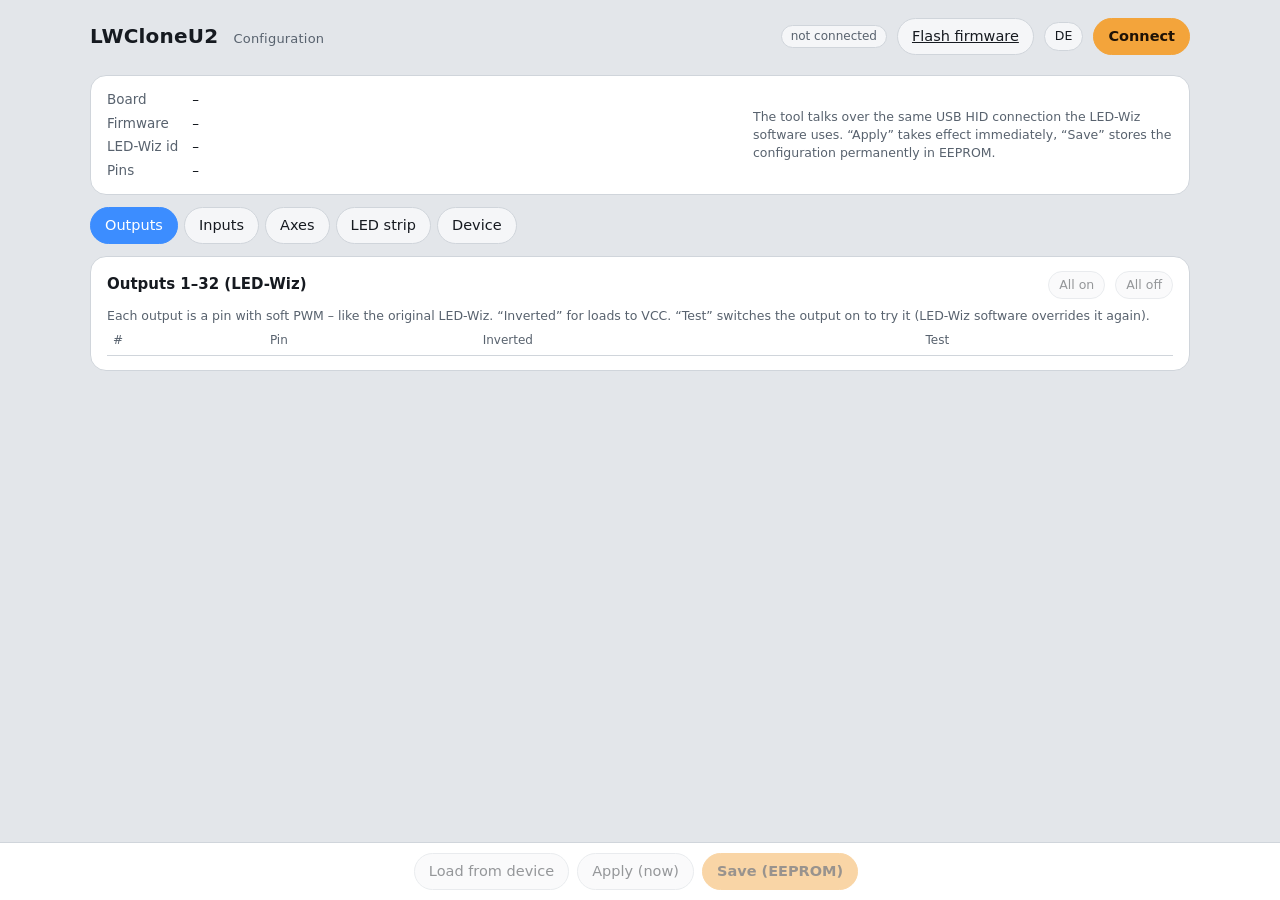
<file: docs/config.html>
<!doctype html>
<html lang="de">
<head>
<meta charset="utf-8">
<meta name="viewport" content="width=device-width, initial-scale=1">
<title>LWCloneU2 Konfiguration</title>
<meta name="description" content="Pin-Belegung, Joystick-Achsen und WS2811/WS2812-Strip eines LWCloneU2 per USB einstellen (WebHID, Edge/Chrome). Configure an LWCloneU2 via USB.">
<link rel="stylesheet" href="style.css">
<style>
a { color: var(--blue); }
</style>
</head>
<body>

<header>
  <h1><a href="./" style="color:inherit;text-decoration:none">LWCloneU2</a> <small data-i18n="subtitle">Konfiguration</small></h1>
  <span id="devbadge" class="badge" data-i18n="notconnected">nicht verbunden</span>
  <a class="btn" href="flash.html" data-i18n="toflash">Firmware flashen</a>
  <button id="langbtn" class="small" title="Sprache / language">EN</button>
  <button id="connectbtn" class="primary" data-i18n="connect">Verbinden</button>
</header>

<main>
  <div id="unsupported" class="card unsupported" style="display:none">
    <strong data-i18n="nowebhid">Dieser Browser unterstützt WebHID nicht.</strong>
    <div class="hint" data-i18n="nowebhid2">Bitte Microsoft Edge oder Google Chrome (ab Version 89) verwenden. Die Datei kann lokal geöffnet werden.</div>
  </div>

  <div class="card">
    <div class="row">
      <div class="kv grow">
        <span data-i18n="board">Board</span><span id="i_board">–</span>
        <span data-i18n="firmware">Firmware</span><span id="i_fw">–</span>
        <span data-i18n="ledwizid">LED-Wiz-ID</span><span id="i_id">–</span>
        <span data-i18n="pins">Pins</span><span id="i_pins">–</span>
      </div>
      <div class="hint" style="max-width:420px" data-i18n="intro">
        Das Tool spricht über dieselbe USB-HID-Verbindung wie die LED-Wiz-Software. Änderungen werden mit
        „Anwenden“ sofort wirksam, aber erst mit „Speichern“ dauerhaft im EEPROM abgelegt.
      </div>
    </div>
  </div>

  <div class="tabs">
    <button data-tab="outputs" class="active" data-i18n="tab_outputs">Ausgänge</button>
    <button data-tab="inputs" data-i18n="tab_inputs">Eingänge</button>
    <button data-tab="axes" data-i18n="tab_axes">Achsen</button>
    <button data-tab="strip" data-i18n="tab_strip">LED-Strip</button>
    <button data-tab="device" data-i18n="tab_device">Gerät</button>
  </div>

  <!-- Ausgänge -->
  <section id="tab-outputs" class="tab active">
    <div class="card">
      <div class="row" style="margin-bottom:8px">
        <h2 class="grow" style="margin:0" data-i18n="outputs">Ausgänge 1–32 (LED-Wiz)</h2>
        <button class="small" id="testall" data-i18n="testall">Alle an</button>
        <button class="small" id="testoff" data-i18n="testoff">Alle aus</button>
      </div>
      <div class="hint" data-i18n="outputhint">Jeder Ausgang ist ein Pin mit Soft-PWM – wie beim originalen LED-Wiz. „Invertiert“ für Lasten gegen VCC. „Test“ schaltet den Ausgang zum Ausprobieren ein (die LED-Wiz-Software überschreibt das wieder).</div>
      <div class="tablewrap"><table id="t_out">
        <thead><tr><th>#</th><th data-i18n="pin">Pin</th><th data-i18n="inverted">Invertiert</th><th data-i18n="test">Test</th></tr></thead>
        <tbody></tbody></table></div>
    </div>
  </section>

  <!-- LED-Strip -->
  <section id="tab-strip" class="tab">
    <div class="card">
      <h2 data-i18n="strip">WS2811 / WS2812-Strip</h2>
      <div class="row">
        <label><span data-i18n="datapin">Daten-Pin</span><br><select id="ws_pin"></select></label>
        <label><span data-i18n="pixels">Pixel</span><br><input type="number" id="ws_count" min="0" max="255" value="0"></label>
        <label><span data-i18n="order">Farbreihenfolge</span><br>
          <select id="ws_order"><option value="0">GRB (WS2812)</option><option value="1">RGB (WS2811)</option><option value="2">BRG</option></select></label>
        <label><span data-i18n="mode">Betriebsart</span><br>
          <select id="ws_mode"><option value="0" data-i18n="mode_direct">Direkt (PC setzt Pixel)</option><option value="1" data-i18n="mode_mirror">Spiegel (folgt den Ausgängen)</option></select></label>
      </div>
      <div class="hint" style="margin-top:8px" data-i18n="striphint">Der Strip hängt zusätzlich an einem freien Pin und lässt die 32 Ausgänge unverändert. „Direkt“: eigene Programme setzen die Pixel per USB (Befehle 0xB0–0xB3, auch über LWZ_RAWWRITE der ledwiz.dll). „Spiegel“: Pixelbereiche leuchten in einer Farbe, die Helligkeit folgt einem LED-Wiz-Ausgang – funktioniert sofort mit DOF/LedBlinky. Während der Strip beschrieben wird, sind Interrupts kurz gesperrt (~30 µs je Pixel); lange Strips lassen die PWM der Ausgänge leicht flackern.</div>
    </div>
    <div class="card" id="mirrorcard">
      <div class="row" style="margin-bottom:8px">
        <h2 class="grow" style="margin:0" data-i18n="mirror">Spiegel-Einträge</h2>
        <button class="small" id="mirrorfill" data-i18n="mirrorfill">1:1 vorbelegen</button>
        <button class="small" id="mirrorclear" data-i18n="mirrorclear">Alle leeren</button>
      </div>
      <div class="hint" data-i18n="mirrorhint">Je Eintrag: welcher LED-Wiz-Ausgang, welche Pixel (ab/Anzahl) und welche Farbe bei voller Helligkeit. Mehrere Einträge dürfen denselben Ausgang oder dieselben Pixel nutzen – bei Überlappung gewinnt je Farbkanal der hellere Wert. Zum Ausprobieren die „Test“-Knöpfe im Reiter Ausgänge nutzen.</div>
      <div class="tablewrap"><table id="t_mir">
        <thead><tr><th>#</th><th data-i18n="ledout">Ausgang</th><th data-i18n="firstpixel">Pixel ab</th><th data-i18n="count">Anzahl</th><th data-i18n="color">Farbe</th></tr></thead>
        <tbody></tbody></table></div>
    </div>
    <div class="card" id="directcard">
      <h2 data-i18n="striptest">Test (Direkt-Modus)</h2>
      <div class="hint" data-i18n="striptesthint">Wirkt auf die im Gerät aktive Konfiguration – nach Änderungen oben zuerst „Anwenden“. Die Farbe wird roh gesendet; stimmt sie nicht, Farbreihenfolge ändern.</div>
      <div class="row" style="margin-top:8px">
        <input type="color" id="st_color" value="#f3a43b" style="width:52px;height:36px;border:1px solid var(--line);border-radius:10px;background:var(--input);padding:2px">
        <button id="st_fill" data-i18n="fill">Alle füllen</button>
        <button id="st_off" data-i18n="alloff">Alle aus</button>
        <label><span data-i18n="pixel">Pixel</span> <input type="number" id="st_idx" min="0" max="254" value="0"></label>
        <button id="st_set" data-i18n="setpixel">Pixel setzen</button>
        <button id="st_chase" data-i18n="chase">Lauflicht</button>
        <span id="st_info" class="hint"></span>
      </div>
    </div>
  </section>

  <!-- Eingänge -->
  <section id="tab-inputs" class="tab">
    <div class="card">
      <h2 data-i18n="inputs">Eingänge (Taster, Joystick-Richtungen, Encoder)</h2>
      <div class="hint" data-i18n="inputhint">Taster schalten standardmäßig gegen GND (interner Pull-up). „Shift“ aktiviert für alle anderen Eingänge die zweite Funktion. Der Punkt zeigt den Live-Zustand.</div>
      <div class="tablewrap"><table id="t_in">
        <thead><tr><th>#</th><th data-i18n="pin">Pin</th><th data-i18n="function">Funktion</th><th data-i18n="shiftfunction">Mit Shift</th><th data-i18n="activehigh">Aktiv high</th><th data-i18n="live">Live</th></tr></thead>
        <tbody></tbody></table></div>
    </div>
  </section>

  <!-- Achsen -->
  <section id="tab-axes" class="tab">
    <div class="card">
      <h2 data-i18n="axes">Analoge Joystick-Achsen</h2>
      <div class="hint" data-i18n="axeshint">Potis/Hall-Sensoren an ADC-fähigen Pins. Min/Mitte/Max mit den Knöpfen aus dem Live-Wert übernehmen. Die Totzone (0–100 %) um die Mitte gibt 0 aus, außerhalb wird wieder auf den vollen Bereich skaliert.</div>
      <div class="tablewrap"><table id="t_ax">
        <thead><tr><th>#</th><th data-i18n="pin">Pin</th><th>Joystick</th><th data-i18n="axis">Achse</th><th data-i18n="inverted">Invertiert</th>
          <th>Min</th><th data-i18n="center">Mitte</th><th>Max</th><th data-i18n="deadzone">Totzone</th><th data-i18n="live">Live</th><th data-i18n="output">Ausgabe</th></tr></thead>
        <tbody></tbody></table></div>
    </div>
  </section>

  <!-- Gerät -->
  <section id="tab-device" class="tab">
    <div class="card">
      <h2 data-i18n="ledwizid">LED-Wiz-ID</h2>
      <div class="row">
        <select id="newid"></select>
        <button id="setid" data-i18n="setid">ID setzen (Gerät startet neu)</button>
        <div class="hint grow" data-i18n="idhint">Die ID (1–16) bestimmt, als welches LED-Wiz-Gerät sich der Klon meldet. Nach dem Neustart neu verbinden.</div>
      </div>
    </div>
    <div class="card">
      <h2 data-i18n="backup">Sicherung</h2>
      <div class="row">
        <button id="exportbtn" data-i18n="export">Als JSON exportieren</button>
        <button id="importbtn" data-i18n="import">JSON importieren</button>
        <input type="file" id="importfile" accept="application/json,.json" style="display:none">
        <div class="hint grow" data-i18n="backuphint">Die Datei enthält die komplette Pin-Belegung dieses Boards.</div>
      </div>
    </div>
    <div class="card">
      <h2 data-i18n="maintenance">Wartung</h2>
      <div class="row">
        <button id="defaultsbtn" class="danger" data-i18n="defaults">Werkseinstellungen laden</button>
        <button id="dfubtn" class="danger" data-i18n="dfu">Bootloader starten</button>
        <div class="hint grow" data-i18n="mainthint">Werkseinstellungen werden erst mit „Speichern“ dauerhaft. Der Bootloader dient zum Flashen neuer Firmware (Leonardo/Micro: avrdude, Breakout: Atmel FLIP/dfu-programmer).</div>
      </div>
    </div>
    <div class="card">
      <h2 data-i18n="about">Über</h2>
      <div class="hint">LWCloneU2 – GPLv2 – <a href="https://github.com/cyclemat/lwcloneu2" style="color:var(--blue)">github.com/cyclemat/lwcloneu2</a>.
        <span data-i18n="abouttext">Protokoll: proto.h, Layout: config.h der Firmware.</span></div>
    </div>
  </section>
</main>

<div class="footer">
  <button id="loadbtn" data-i18n="load">Vom Gerät laden</button>
  <button id="applybtn" data-i18n="apply">Anwenden (sofort)</button>
  <button id="savebtn" class="primary" data-i18n="save">Speichern (EEPROM)</button>
  <span id="status" class="status"></span>
</div>

<dialog id="dlg">
  <h2 id="dlg_title" style="margin-top:0;font-size:16px"></h2>
  <div id="dlg_body"></div>
  <div class="row" style="justify-content:flex-end;margin-top:14px">
    <button id="dlg_cancel" data-i18n="cancel">Abbrechen</button>
    <button id="dlg_ok" class="primary">OK</button>
  </div>
</dialog>

<script>
'use strict';

/* ------------------------------------------------------------------ Sprache / language */
const I18N = {
  de: {
    subtitle:'Konfiguration', toflash:'Firmware flashen', notconnected:'nicht verbunden', connected:'verbunden', connect:'Verbinden', disconnect:'Trennen',
    nowebhid:'Dieser Browser unterstützt WebHID nicht.', nowebhid2:'Bitte Microsoft Edge oder Google Chrome (ab Version 89) verwenden. Die Datei kann lokal geöffnet werden.',
    board:'Board', firmware:'Firmware', ledwizid:'LED-Wiz-ID', pins:'Pins',
    intro:'Das Tool spricht über dieselbe USB-HID-Verbindung wie die LED-Wiz-Software. Änderungen werden mit „Anwenden“ sofort wirksam, aber erst mit „Speichern“ dauerhaft im EEPROM abgelegt.',
    tab_outputs:'Ausgänge', tab_inputs:'Eingänge', tab_axes:'Achsen', tab_strip:'LED-Strip', tab_device:'Gerät',
    strip:'WS2811 / WS2812-Strip', datapin:'Daten-Pin', pixels:'Pixel', order:'Farbreihenfolge', mode:'Betriebsart',
    mode_direct:'Direkt (PC setzt Pixel)', mode_mirror:'Spiegel (folgt den Ausgängen)',
    striphint:'Der Strip hängt zusätzlich an einem freien Pin und lässt die 32 Ausgänge unverändert. „Direkt“: eigene Programme setzen die Pixel per USB (Befehle 0xB0–0xB3, auch über LWZ_RAWWRITE der ledwiz.dll). „Spiegel“: Pixelbereiche leuchten in einer Farbe, die Helligkeit folgt einem LED-Wiz-Ausgang – funktioniert sofort mit DOF/LedBlinky. Während der Strip beschrieben wird, sind Interrupts kurz gesperrt (~30 µs je Pixel); lange Strips lassen die PWM der Ausgänge leicht flackern. Leonardo/Pro Micro melden sich außerdem als virtueller COM-Port im Protokoll des DOF-TeensyStripControllers – damit steuert DOF den Strip im Direkt-Modus direkt (siehe README).',
    mirror:'Spiegel-Einträge', mirrorfill:'1:1 vorbelegen', mirrorclear:'Alle leeren',
    mirrorhint:'Je Eintrag: welcher LED-Wiz-Ausgang, welche Pixel (ab/Anzahl) und welche Farbe bei voller Helligkeit. Mehrere Einträge dürfen denselben Ausgang oder dieselben Pixel nutzen – bei Überlappung gewinnt je Farbkanal der hellere Wert. Zum Ausprobieren die „Test“-Knöpfe im Reiter Ausgänge nutzen.',
    ledout:'Ausgang', color:'Farbe', striptest:'Test (Direkt-Modus)',
    striptesthint:'Wirkt auf die im Gerät aktive Konfiguration – nach Änderungen oben zuerst „Anwenden“. Die Farbe wird roh gesendet; stimmt sie nicht, Farbreihenfolge ändern.',
    fill:'Alle füllen', alloff:'Alle aus', pixel:'Pixel', setpixel:'Pixel setzen', chase:'Lauflicht', stop:'Stopp',
    st_stripinfo:'Gerät: {n} Pixel aktiv (max. {m})', st_stripoff:'Gerät: kein Strip aktiv (Pin/Pixel setzen und „Anwenden“)', st_stripmirror:'Gerät: Spiegel-Modus aktiv – Test nur im Direkt-Modus',
    outputs:'Ausgänge 1–32 (LED-Wiz)', testall:'Alle an', testoff:'Alle aus', pin:'Pin', inverted:'Invertiert',
    outputhint:'Jeder Ausgang ist ein Pin mit Soft-PWM – wie beim originalen LED-Wiz. „Invertiert“ für Lasten gegen VCC. „Test“ schaltet den Ausgang zum Ausprobieren ein (die LED-Wiz-Software überschreibt das wieder).',
    firstpixel:'Pixel ab', count:'Anzahl', test:'Test',
    inputs:'Eingänge (Taster, Joystick-Richtungen, Encoder)',
    inputhint:'Taster schalten standardmäßig gegen GND (interner Pull-up). „Shift“ aktiviert für alle anderen Eingänge die zweite Funktion. Der Punkt zeigt den Live-Zustand.',
    function:'Funktion', shiftfunction:'Mit Shift', activehigh:'Aktiv high', live:'Live',
    axes:'Analoge Joystick-Achsen',
    axeshint:'Potis/Hall-Sensoren an ADC-fähigen Pins. Min/Mitte/Max mit den Knöpfen aus dem Live-Wert übernehmen. Die Totzone (0–100 %) um die Mitte gibt 0 aus, außerhalb wird wieder auf den vollen Bereich skaliert.',
    axis:'Achse', center:'Mitte', deadzone:'Totzone', output:'Ausgabe',
    setid:'ID setzen (Gerät startet neu)', idhint:'Die ID (1–16) bestimmt, als welches LED-Wiz-Gerät sich der Klon meldet. Nach dem Neustart neu verbinden.',
    backup:'Sicherung', export:'Als JSON exportieren', import:'JSON importieren', backuphint:'Die Datei enthält die komplette Pin-Belegung dieses Boards.',
    maintenance:'Wartung', defaults:'Werkseinstellungen laden', dfu:'Bootloader starten',
    mainthint:'Werkseinstellungen werden erst mit „Speichern“ dauerhaft. Der Bootloader dient zum Flashen neuer Firmware (Leonardo/Micro: avrdude, Breakout: Atmel FLIP/dfu-programmer).',
    about:'Über', abouttext:'Protokoll: proto.h, Layout: config.h der Firmware.',
    load:'Vom Gerät laden', apply:'Anwenden (sofort)', save:'Speichern (EEPROM)', cancel:'Abbrechen',
    none:'– keine –', reserved:'reserviert',
    set:'übernehmen', conflict:'Pin mehrfach belegt', rangeerr:'Pixelbereich außerhalb des Strips',
    st_reading:'Konfiguration wird gelesen …', st_writing:'Konfiguration wird übertragen …', st_applied:'Angewendet (nicht gespeichert).',
    st_saved:'Im EEPROM gespeichert.', st_loaded:'Konfiguration vom Gerät geladen.', st_invalid:'Gerät hat die Konfiguration abgelehnt (ungültig).',
    st_timeout:'Keine Antwort vom Gerät.', st_nodev:'Kein LWCloneU2 mit Konfigurationsprotokoll gefunden. Firmware v2 nötig.',
    st_oldfw:'Firmware zu alt (Protokoll {p}) – bitte Firmware 2.1 oder neuer flashen.',
    st_defaults:'Werkseinstellungen geladen (nicht gespeichert).', st_fixfirst:'Bitte zuerst die rot markierten Konflikte beheben.',
    confirm_defaults:'Werkseinstellungen laden?', confirm_defaults2:'Die aktuelle Belegung im Gerät wird durch die Standardbelegung des Boards ersetzt (erst mit „Speichern“ dauerhaft).',
    confirm_dfu:'Bootloader starten?', confirm_dfu2:'Das Gerät trennt sich vom USB und wartet auf eine neue Firmware. Zum normalen Betrieb zurück: Reset oder neu einstecken.',
    confirm_id:'LED-Wiz-ID ändern?', confirm_id2:'Das Gerät startet neu und meldet sich mit der neuen ID. Danach „Verbinden“ erneut drücken.',
    importerr:'Datei passt nicht zu diesem Board oder ist beschädigt.', joystick:'Joystick', key:'Taste', mod:'Modifier', consumer:'Medien', mouse:'Maus', special:'Sonder',
    shift:'Shift (zweite Belegung)', mxclk:'Maus X Takt', mxdir:'Maus X Richtung', myclk:'Maus Y Takt', mydir:'Maus Y Richtung',
    left:'Links', right:'Rechts', up:'Hoch', down:'Runter', button:'Taste',
  },
  en: {
    subtitle:'Configuration', toflash:'Flash firmware', notconnected:'not connected', connected:'connected', connect:'Connect', disconnect:'Disconnect',
    nowebhid:'This browser does not support WebHID.', nowebhid2:'Please use Microsoft Edge or Google Chrome (89+). The file can be opened locally.',
    board:'Board', firmware:'Firmware', ledwizid:'LED-Wiz id', pins:'Pins',
    intro:'The tool talks over the same USB HID connection the LED-Wiz software uses. “Apply” takes effect immediately, “Save” stores the configuration permanently in EEPROM.',
    tab_outputs:'Outputs', tab_inputs:'Inputs', tab_axes:'Axes', tab_strip:'LED strip', tab_device:'Device',
    strip:'WS2811 / WS2812 strip', datapin:'Data pin', pixels:'Pixels', order:'Color order', mode:'Mode',
    mode_direct:'Direct (host sets pixels)', mode_mirror:'Mirror (follows the outputs)',
    striphint:'The strip is an extra on a free pin and leaves the 32 outputs untouched. “Direct”: your own programs set pixels via USB (commands 0xB0–0xB3, also through LWZ_RAWWRITE of ledwiz.dll). “Mirror”: pixel ranges light up in a color, brightness follows an LED-Wiz output – works with DOF/LedBlinky right away. While the strip is written interrupts are blocked briefly (~30 µs per pixel); long strips make the output PWM flicker slightly. Leonardo/Pro Micro also show up as a virtual COM port speaking the DOF TeensyStripController protocol – so DOF drives the strip directly in direct mode (see README).',
    mirror:'Mirror entries', mirrorfill:'Preset 1:1', mirrorclear:'Clear all',
    mirrorhint:'Per entry: which LED-Wiz output, which pixels (first/count) and which color at full brightness. Several entries may use the same output or pixels – on overlap the brighter value wins per channel. Use the “Test” buttons on the Outputs tab to try it.',
    ledout:'Output', color:'Color', striptest:'Test (direct mode)',
    striptesthint:'Acts on the configuration active in the device – after changes above press “Apply” first. The color is sent raw; if it looks wrong, change the color order.',
    fill:'Fill all', alloff:'All off', pixel:'Pixel', setpixel:'Set pixel', chase:'Chase', stop:'Stop',
    st_stripinfo:'Device: {n} pixels active (max. {m})', st_stripoff:'Device: no strip active (set pin/pixels and “Apply”)', st_stripmirror:'Device: mirror mode active – test only in direct mode',
    outputs:'Outputs 1–32 (LED-Wiz)', testall:'All on', testoff:'All off', pin:'Pin', inverted:'Inverted',
    outputhint:'Each output is a pin with soft PWM – like the original LED-Wiz. “Inverted” for loads to VCC. “Test” switches the output on to try it (LED-Wiz software overrides it again).',
    firstpixel:'First pixel', count:'Count', test:'Test',
    inputs:'Inputs (buttons, joystick directions, encoders)',
    inputhint:'Switches connect to GND by default (internal pull-up). “Shift” activates the second function of all other inputs. The dot shows the live state.',
    function:'Function', shiftfunction:'With shift', activehigh:'Active high', live:'Live',
    axes:'Analog joystick axes',
    axeshint:'Pots/Hall sensors on ADC capable pins. Take min/center/max from the live value with the buttons. The dead zone (0–100 %) around the center outputs 0; outside it the value is rescaled to the full range.',
    axis:'Axis', center:'Center', deadzone:'Dead zone', output:'Output',
    setid:'Set id (device restarts)', idhint:'The id (1–16) selects which LED-Wiz device the clone appears as. Reconnect after the restart.',
    backup:'Backup', export:'Export as JSON', import:'Import JSON', backuphint:'The file contains the complete pin assignment of this board.',
    maintenance:'Maintenance', defaults:'Load factory defaults', dfu:'Start bootloader',
    mainthint:'Defaults become permanent only with “Save”. The bootloader is used to flash new firmware (Leonardo/Micro: avrdude, breakout: Atmel FLIP/dfu-programmer).',
    about:'About', abouttext:'Protocol: proto.h, layout: config.h of the firmware.',
    load:'Load from device', apply:'Apply (now)', save:'Save (EEPROM)', cancel:'Cancel',
    none:'– none –', reserved:'reserved',
    set:'set', conflict:'Pin used more than once', rangeerr:'Pixel range outside the strip',
    st_reading:'Reading configuration …', st_writing:'Transferring configuration …', st_applied:'Applied (not saved).',
    st_saved:'Saved to EEPROM.', st_loaded:'Configuration loaded from device.', st_invalid:'Device rejected the configuration (invalid).',
    st_timeout:'No reply from device.', st_nodev:'No LWCloneU2 with configuration protocol found. Firmware v2 required.',
    st_oldfw:'Firmware too old (protocol {p}) – please flash firmware 2.1 or newer.',
    st_defaults:'Factory defaults loaded (not saved).', st_fixfirst:'Please fix the conflicts marked in red first.',
    confirm_defaults:'Load factory defaults?', confirm_defaults2:'The current assignment in the device is replaced by the board defaults (permanent only after “Save”).',
    confirm_dfu:'Start bootloader?', confirm_dfu2:'The device detaches from USB and waits for new firmware. Back to normal: reset or replug.',
    confirm_id:'Change LED-Wiz id?', confirm_id2:'The device restarts with the new id. Press “Connect” again afterwards.',
    importerr:'File does not match this board or is damaged.', joystick:'Joystick', key:'Key', mod:'Modifier', consumer:'Media', mouse:'Mouse', special:'Special',
    shift:'Shift (second mapping)', mxclk:'Mouse X clock', mxdir:'Mouse X direction', myclk:'Mouse Y clock', mydir:'Mouse Y direction',
    left:'Left', right:'Right', up:'Up', down:'Down', button:'Button',
  }
};
let lang = 'de';
try { lang = (localStorage.getItem('lwc_lang') || (navigator.language || 'de').slice(0,2)) === 'en' ? 'en' : 'de'; } catch (e) {}
const t = (k, vars) => { let s = I18N[lang][k] ?? I18N.de[k] ?? k; if (vars) for (const [n, v] of Object.entries(vars)) s = s.replace('{' + n + '}', v); return s; };
function applyLang() {
  document.documentElement.lang = lang;
  document.querySelectorAll('[data-i18n]').forEach(el => { el.textContent = t(el.dataset.i18n); });
  document.getElementById('langbtn').textContent = lang === 'de' ? 'EN' : 'DE';
  document.title = 'LWCloneU2 ' + t('subtitle');
  renderAll();
}
document.getElementById('langbtn').onclick = () => { lang = lang === 'de' ? 'en' : 'de'; try { localStorage.setItem('lwc_lang', lang); } catch (e) {} applyLang(); };

/* ------------------------------------------------------------------ Protokoll / protocol (proto.h) */
const CMD = { SBA:64, SETID:65, DFU:66, INFO:0xA0, READ:0xA1, WRITE:0xA2, APPLY:0xA3, SAVE:0xA4, DEFAULTS:0xA5, LIVE:0xA6, PININFO:0xA7,
  STRIP_INFO:0xB0, STRIP_SET:0xB1, STRIP_FILL:0xB2, STRIP_SHOW:0xB3 };
const PIN_NONE = 0xFF, OUT_NONE = 0xFF;
const MODE = { DIRECT:0, MIRROR:1 };
const MIN_PROTO = 2;   // Protokollversion dieser Datei / protocol version of this file

/* ------------------------------------------------------------------ Boards / pin names (pinmap.h) */
const D = n => 'D' + n, A = n => 'A' + n;
const NAMES_32U4 = [...Array(14).keys()].map(D).concat(['D14 MISO','D15 SCK','D16 MOSI','D17 RXLED'], [0,1,2,3,4,5].map(A), ['TXLED']);
const BOARDS = {
  1: { name:'Arduino Leonardo', names: NAMES_32U4 },
  2: { name:'Pro Micro / Arduino Micro', names: NAMES_32U4, hidden: [11,12,13,22,23] },
  3: { name:'Arduino Mega 2560', names: [...Array(54).keys()].map(D).concat([...Array(16).keys()].map(A)) },
  4: { name:'Arduino Uno', names: [...Array(14).keys()].map(D).concat([0,1,2,3,4,5].map(A)) },
  5: { name:'Breakout ATmega32U2', names: ['PB0','PB1','PB2','PB3','PB4','PB5','PB6','PB7','PC2','PC4','PC5','PC6','PC7','PD0','PD1','PD2','PD3','PD4','PD5','PD6','PD7'] },
  /* Due: D0/D1 sind der UART zum 16U2 (gesperrt); alle Pins 3,3 V / D0/D1 are the UART to the 16U2 (reserved); all pins 3.3 V */
  6: { name:'Arduino Due (3,3 V)', names: [...Array(54).keys()].map(D).concat([...Array(12).keys()].map(A), ['DAC0','DAC1','CANRX','CANTX','SDA1','SCL1','RXLED','TXLED']) },
};

/* ------------------------------------------------------------------ Funktionscodes / function codes (keydefs.h) */
const KEYNAMES = {};
'ABCDEFGHIJKLMNOPQRSTUVWXYZ'.split('').forEach((c,i) => KEYNAMES[4+i] = c);
'1234567890'.split('').forEach((c,i) => KEYNAMES[0x1E+i] = c);
Object.assign(KEYNAMES, {0x28:'Enter',0x29:'Esc',0x2A:'Backspace',0x2B:'Tab',0x2C:'Space',0x2D:'-',0x2E:'=',0x2F:'[',0x30:']',0x31:'\\',0x32:'# ~',0x33:';',0x34:"'",0x35:'`',0x36:',',0x37:'.',0x38:'/',0x39:'CapsLock',
  0x46:'PrintScreen',0x47:'ScrollLock',0x48:'Pause',0x49:'Insert',0x4A:'Home',0x4B:'PageUp',0x4C:'Delete',0x4D:'End',0x4E:'PageDown',0x4F:'→ Right',0x50:'← Left',0x51:'↓ Down',0x52:'↑ Up',0x53:'NumLock',
  0x54:'KP /',0x55:'KP *',0x56:'KP -',0x57:'KP +',0x58:'KP Enter',0x62:'KP 0',0x63:'KP ,',0x64:'Non-US \\',0x65:'Application'});
for (let i=0;i<12;i++) KEYNAMES[0x3A+i] = 'F'+(i+1);
for (let i=1;i<=9;i++) KEYNAMES[0x58+i] = 'KP '+i;
const MODNAMES = ['LeftCtrl','LeftShift','LeftAlt','LeftGUI','RightCtrl','RightShift','RightAlt','RightGUI'];
function funcGroups() {
  const g = [];
  const keys = Object.keys(KEYNAMES).map(Number).sort((a,b)=>a-b).map(c => [c, KEYNAMES[c]]);
  g.push([t('key'), keys.concat([[0x70,'Alt+F4'],[0x71,'Shift+F7']])]);
  g.push([t('mod'), MODNAMES.map((n,i)=>[0x80+i,n])]);
  g.push([t('consumer'), [[0x90,'Volume +'],[0x91,'Volume −'],[0x92,'Mute']]]);
  g.push([t('mouse'), [[0x98,t('mouse')+' '+t('left')],[0x99,t('mouse')+' '+t('right')],[0x9A,t('mouse')+' Mitte/Middle']]]);
  for (let j=0;j<4;j++) {
    const base = 0xA0 + j*12, J = `${t('joystick')} ${j+1} `;
    const items = [[base,J+t('left')],[base+1,J+t('right')],[base+2,J+t('up')],[base+3,J+t('down')]];
    for (let b=0;b<8;b++) items.push([base+4+b, J+t('button')+' '+(b+1)]);
    g.push([`${t('joystick')} ${j+1}`, items]);
  }
  g.push([t('special'), [[0xF0,t('shift')],[0xF1,t('mxclk')],[0xF2,t('mxdir')],[0xF3,t('myclk')],[0xF4,t('mydir')]]]);
  return g;
}

/* ------------------------------------------------------------------ Zustand / state */
let device = null;           // HIDDevice
let info = null;             // {proto, board, fwMajor, fwMinor, size, numPins}
let pinInfo = [];            // [{port, bit, adc, reserved}]
let cfg = null;              // parsed config
let live = { axes: new Array(8).fill(0), inputs: 0 };
let liveTimer = null;
let busy = false;
let ledwizId = null;

function setStatus(msg, cls) { const s = document.getElementById('status'); s.textContent = msg || ''; s.className = 'status ' + (cls || ''); }

/* ------------------------------------------------------------------ HID-Transport */
const pending = [];   // {match:(r)=>bool, resolve, reject, timer}
function onInputReport(ev) {
  const r = new Uint8Array(ev.data.buffer, ev.data.byteOffset, Math.min(8, ev.data.byteLength));
  for (let i = 0; i < pending.length; i++) {
    if (pending[i].match(r)) { const p = pending.splice(i,1)[0]; clearTimeout(p.timer); p.resolve(r); return; }
  }
}
async function send(bytes) {
  const d = new Uint8Array(8); d.set(bytes.slice(0,8));
  await device.sendReport(0, d);
}
function request(bytes, match, timeoutMs = 600) {
  return new Promise(async (resolve, reject) => {
    const p = { match, resolve, reject, timer: setTimeout(() => { const i = pending.indexOf(p); if (i >= 0) pending.splice(i,1); reject(new Error('timeout')); }, timeoutMs) };
    pending.push(p);
    try { await send(bytes); } catch (e) { clearTimeout(p.timer); const i = pending.indexOf(p); if (i >= 0) pending.splice(i,1); reject(e); }
  });
}
const cmdInfo    = () => request([CMD.INFO], r => r[0] === CMD.INFO);
const cmdRead    = off => request([CMD.READ, off & 255, off >> 8], r => r[0] === CMD.READ && r[1] === (off & 255) && r[2] === (off >> 8));
const cmdWrite   = (off, d5) => request([CMD.WRITE, off & 255, off >> 8, ...d5], r => r[0] === CMD.WRITE && r[1] === (off & 255) && r[2] === (off >> 8));
const cmdSimple  = c => request([c], r => r[0] === c, 1500);
const cmdLive    = idx => request([CMD.LIVE, idx], r => r[0] === CMD.LIVE && r[1] === idx, 300);
const cmdPinInfo = idx => request([CMD.PININFO, idx], r => r[0] === CMD.PININFO && r[1] === idx);
const cmdStripInfo = () => request([CMD.STRIP_INFO], r => r[0] === CMD.STRIP_INFO);
const cmdStripShow = () => request([CMD.STRIP_SHOW], r => r[0] === CMD.STRIP_SHOW, 1000);

async function connect() {
  if (device) { await disconnect(); return; }
  if (!navigator.hid) return;
  let devs;
  try { devs = await navigator.hid.requestDevice({ filters: [{ vendorId: 0xFAFA, usagePage: 0xFF00 }] }); } catch (e) { return; }
  if (!devs.length) return;
  // Windows meldet jede HID-Schnittstelle einzeln; die richtige antwortet auf CFG_INFO.
  // Windows reports each HID interface separately; the right one answers CFG_INFO.
  const all = (await navigator.hid.getDevices()).filter(d => d.vendorId === 0xFAFA && d.productId === devs[0].productId);
  const candidates = all.length ? all : devs;
  for (const d of candidates) {
    try {
      if (!d.opened) await d.open();
      device = d; d.addEventListener('inputreport', onInputReport);
      const r = await cmdInfo();
      info = { proto: r[1], board: r[2], fwMajor: r[3], fwMinor: r[4], size: r[5] | (r[6] << 8), numPins: r[7] };
      break;
    } catch (e) {
      d.removeEventListener('inputreport', onInputReport);
      try { await d.close(); } catch (e2) {}
      device = null;
    }
  }
  if (!device) { setStatus(t('st_nodev'), 'err'); return; }
  if (info.proto < MIN_PROTO) { const p = info.proto; await disconnect(); setStatus(t('st_oldfw', { p }), 'err'); return; }
  ledwizId = (device.productId & 0x0F) + 1;
  navigator.hid.addEventListener('disconnect', ev => { if (ev.device === device) disconnect(); });
  document.getElementById('connectbtn').textContent = t('disconnect');
  document.getElementById('connectbtn').classList.remove('primary');
  document.getElementById('devbadge').textContent = t('connected');
  await readPinInfo();
  await loadConfig();
  await refreshStripInfo();
  startLive();
  renderInfo();
}
async function disconnect() {
  stopLive(); stopChase();
  if (device) { try { device.removeEventListener('inputreport', onInputReport); await device.close(); } catch (e) {} }
  device = null; info = null; cfg = null; pinInfo = []; ledwizId = null;
  document.getElementById('connectbtn').textContent = t('connect');
  document.getElementById('connectbtn').classList.add('primary');
  document.getElementById('devbadge').textContent = t('notconnected');
  renderInfo(); renderAll(); setStatus('');
}
async function readPinInfo() {
  pinInfo = [];
  for (let i = 0; i < info.numPins; i += 3) {
    const r = await cmdPinInfo(i);
    for (let k = 0; k < 3 && i + k < info.numPins; k++) {
      const port = r[2 + 2*k], b = r[3 + 2*k];
      pinInfo.push({ port, bit: b & 0x7F, adc: !!(b & 0x80), reserved: port >= 0xFE });   // ARM-Ports haben 32 Bits / ARM ports have 32 bits
    }
  }
}

/* ------------------------------------------------------------------ Konfiguration lesen/schreiben (config.h) */
function parseConfig(buf) {
  const v = new DataView(buf.buffer, buf.byteOffset, buf.byteLength);
  const c = { magic: String.fromCharCode(buf[0], buf[1]), version: buf[2], board: buf[3], size: v.getUint16(4, true), crc: v.getUint16(6, true),
    flags: buf[8], nOut: buf[9], nIn: buf[10], nAxes: buf[11], nMirror: buf[12],
    ws: { pin: buf[16], count: buf[17], order: buf[18], mode: buf[19] }, out: [], in: [], axes: [], mirror: [] };
  let o = 20;
  for (let i = 0; i < c.nOut; i++, o += 4) c.out.push({ pin: buf[o], flags: buf[o+1] });
  for (let i = 0; i < c.nIn; i++, o += 4) c.in.push({ pin: buf[o], func: buf[o+1], shift: buf[o+2], flags: buf[o+3] });
  for (let i = 0; i < c.nAxes; i++, o += 12) c.axes.push({ pin: buf[o], joy: buf[o+1], axis: buf[o+2], flags: buf[o+3],
    min: v.getUint16(o+4, true), center: v.getUint16(o+6, true), max: v.getUint16(o+8, true), deadzone: buf[o+10] });
  for (let i = 0; i < c.nMirror; i++, o += 6) c.mirror.push({ out: buf[o], first: buf[o+1], count: buf[o+2], r: buf[o+3], g: buf[o+4], b: buf[o+5] });
  return c;
}
function serializeConfig(c) {
  const size = 20 + 4*c.nOut + 4*c.nIn + 12*c.nAxes + 6*c.nMirror;
  const buf = new Uint8Array(size), v = new DataView(buf.buffer);
  buf[0] = 0x4C; buf[1] = 0x57; buf[2] = c.version; buf[3] = c.board; v.setUint16(4, size, true); v.setUint16(6, 0, true);
  buf[8] = c.flags; buf[9] = c.nOut; buf[10] = c.nIn; buf[11] = c.nAxes; buf[12] = c.nMirror;
  buf[16] = c.ws.pin; buf[17] = c.ws.count; buf[18] = c.ws.order; buf[19] = c.ws.mode;
  let o = 20;
  for (const x of c.out) { buf[o] = x.pin; buf[o+1] = x.flags; o += 4; }
  for (const x of c.in) { buf[o] = x.pin; buf[o+1] = x.func; buf[o+2] = x.shift; buf[o+3] = x.flags; o += 4; }
  for (const x of c.axes) { buf[o] = x.pin; buf[o+1] = x.joy; buf[o+2] = x.axis; buf[o+3] = x.flags;
    v.setUint16(o+4, x.min, true); v.setUint16(o+6, x.center, true); v.setUint16(o+8, x.max, true); buf[o+10] = x.deadzone; buf[o+11] = 0; o += 12; }
  for (const x of c.mirror) { buf[o] = x.out; buf[o+1] = x.first; buf[o+2] = x.count; buf[o+3] = x.r; buf[o+4] = x.g; buf[o+5] = x.b; o += 6; }
  return buf;
}
async function loadConfig() {
  busy = true; setStatus(t('st_reading'));
  try {
    const buf = new Uint8Array(info.size);
    for (let off = 0; off < info.size; off += 5) {
      const r = await cmdRead(off);
      for (let k = 0; k < 5 && off + k < info.size; k++) buf[off + k] = r[3 + k];
    }
    cfg = parseConfig(buf);
    renderAll(); setStatus(t('st_loaded'), 'ok');
  } catch (e) { setStatus(t('st_timeout'), 'err'); }
  busy = false;
}
async function writeConfig() {
  const buf = serializeConfig(cfg);
  setStatus(t('st_writing'));
  for (let off = 0; off < buf.length; off += 5) {
    const d5 = Array.from(buf.slice(off, off + 5)); while (d5.length < 5) d5.push(0);
    await cmdWrite(off, d5);
  }
}
async function applyOrSave(save) {
  if (!device || busy) return;
  if (hasConflicts()) { setStatus(t('st_fixfirst'), 'err'); return; }
  busy = true;
  try {
    await writeConfig();
    const r = await cmdSimple(save ? CMD.SAVE : CMD.APPLY);
    if (r[1] === 0) setStatus(t(save ? 'st_saved' : 'st_applied'), 'ok'); else setStatus(t('st_invalid'), 'err');
  } catch (e) { setStatus(t('st_timeout'), 'err'); }
  busy = false;
  refreshStripInfo();
}

/* ------------------------------------------------------------------ Live-Werte */
function startLive() { stopLive(); liveTimer = setInterval(pollLive, 120); }
function stopLive() { if (liveTimer) clearInterval(liveTimer); liveTimer = null; }
async function pollLive() {
  if (!device || busy) return;
  const active = document.querySelector('.tab.active')?.id;
  try {
    if (active === 'tab-axes') {
      for (let idx = 0; idx <= 2; idx++) {
        const r = await cmdLive(idx);
        for (let k = 0; k < 3; k++) live.axes[idx*3 + k] = r[2 + 2*k] | (r[3 + 2*k] << 8);
      }
      renderLiveAxes();
    } else if (active === 'tab-inputs') {
      const r = await cmdLive(3);
      live.inputs = (r[2] | (r[3] << 8) | (r[4] << 16) | (r[5] << 24)) >>> 0;
      renderLiveInputs();
    }
  } catch (e) {}
}

/* ------------------------------------------------------------------ Hilfen / helpers */
function pinName(i) {
  if (i === PIN_NONE) return t('none');
  const b = BOARDS[info?.board];
  const pi = pinInfo[i];
  if (pi?.reserved) return (b?.names[i] || ('#' + i)) + ' (' + t('reserved') + ')';
  if (b?.names[i]) return b.names[i];
  if (pi) return 'P' + 'ABCDEFGHJKL'[pi.port] + pi.bit;
  return '#' + i;
}
function pinSelect(value, { adcOnly = false, allowNone = true } = {}) {
  const s = document.createElement('select');
  if (allowNone) s.add(new Option(t('none'), PIN_NONE));
  const hidden = BOARDS[info?.board]?.hidden || [];
  for (let i = 0; i < (info?.numPins || 0); i++) {
    const pi = pinInfo[i];
    if (pi?.reserved || hidden.includes(i)) continue;
    if (adcOnly && !pi?.adc) continue;
    s.add(new Option(pinName(i), i));
  }
  s.value = String(value);
  if (s.value !== String(value)) { s.add(new Option(pinName(value), value)); s.value = String(value); }
  return s;
}
function toggle(checked, onchange) {
  const l = document.createElement('label'); l.className = 'toggle';
  const i = document.createElement('input'); i.type = 'checkbox'; i.checked = checked; i.onchange = () => onchange(i.checked);
  l.append(i, document.createElement('span')); return l;
}
function numInput(value, min, max, onchange) {
  const i = document.createElement('input'); i.type = 'number'; i.min = min; i.max = max; i.value = value;
  i.onchange = () => { let v = Math.max(min, Math.min(max, Number(i.value) || 0)); i.value = v; onchange(v); };
  return i;
}
function td(...children) { const c = document.createElement('td'); c.append(...children); return c; }
function usedPins() {
  const m = new Map(); if (!cfg) return m;
  const add = p => { if (p !== PIN_NONE) m.set(p, (m.get(p) || 0) + 1); };
  add(cfg.ws.pin); cfg.out.forEach(o => add(o.pin)); cfg.in.forEach(i => add(i.pin)); cfg.axes.forEach(a => add(a.pin));
  return m;
}
const mirrorBad = m => m.out !== OUT_NONE && (m.count === 0 || m.first + m.count > cfg.ws.count);
function hasConflicts() {
  if (!cfg) return false;
  for (const n of usedPins().values()) if (n > 1) return true;
  for (const m of cfg.mirror) if (mirrorBad(m)) return true;
  for (const a of cfg.axes) if (a.pin !== PIN_NONE && !(a.min < a.center && a.center < a.max)) return true;
  return false;
}
const hex2 = n => n.toString(16).padStart(2, '0');
const rgbToHex = (r, g, b) => '#' + hex2(r) + hex2(g) + hex2(b);
const hexToRgb = h => [parseInt(h.slice(1, 3), 16), parseInt(h.slice(3, 5), 16), parseInt(h.slice(5, 7), 16)];
function markConflict(el, bad, title) { el.classList.toggle('conflict', bad); el.title = bad ? title : ''; }

/* ------------------------------------------------------------------ Rendern */
function renderInfo() {
  document.getElementById('i_board').textContent = info ? (BOARDS[info.board]?.name || ('#' + info.board)) : '–';
  document.getElementById('i_fw').textContent = info ? `v${info.fwMajor}.${info.fwMinor} (Proto ${info.proto})` : '–';
  document.getElementById('i_id').textContent = ledwizId ?? '–';
  document.getElementById('i_pins').textContent = info ? info.numPins : '–';
  const sel = document.getElementById('newid'); sel.innerHTML = '';
  for (let i = 1; i <= 16; i++) sel.add(new Option(i, i)); if (ledwizId) sel.value = ledwizId;
  const dis = !device;
  ['loadbtn','applybtn','savebtn','setid','exportbtn','importbtn','defaultsbtn','dfubtn','testall','testoff','mirrorfill','mirrorclear',
   'st_fill','st_off','st_set','st_chase'].forEach(id => document.getElementById(id).disabled = dis);
}
function renderAll() { renderInfo(); renderStrip(); renderOutputs(); renderInputs(); renderAxes(); }

/* Pin-Auswahl überall neu zeichnen (Konfliktmarkierung) / redraw all pin selects (conflict marks) */
function renderPins() { renderStrip(); renderOutputs(); renderInputs(); renderAxes(); }

function renderStrip() {
  const pinSel = document.getElementById('ws_pin'), cnt = document.getElementById('ws_count'), ord = document.getElementById('ws_order'), mode = document.getElementById('ws_mode');
  if (!cfg) { pinSel.innerHTML = ''; pinSel.add(new Option(t('none'), PIN_NONE)); pinSel.disabled = cnt.disabled = ord.disabled = mode.disabled = true; renderMirror(); return; }
  pinSel.disabled = cnt.disabled = ord.disabled = mode.disabled = false;
  const s = pinSelect(cfg.ws.pin); pinSel.innerHTML = s.innerHTML; pinSel.value = String(cfg.ws.pin);
  pinSel.onchange = () => { cfg.ws.pin = Number(pinSel.value); renderPins(); };
  cnt.value = cfg.ws.count; cnt.onchange = () => { cfg.ws.count = Math.max(0, Math.min(255, Number(cnt.value) || 0)); cnt.value = cfg.ws.count; renderMirror(); };
  ord.value = String(cfg.ws.order); ord.onchange = () => { cfg.ws.order = Number(ord.value); };
  mode.value = String(cfg.ws.mode); mode.onchange = () => { cfg.ws.mode = Number(mode.value); renderMirror(); };
  const used = usedPins(); markConflict(pinSel, (used.get(cfg.ws.pin) || 0) > 1, t('conflict'));
  renderMirror();
}

function renderMirror() {
  const mirror = !!cfg && cfg.ws.mode === MODE.MIRROR;
  document.getElementById('mirrorcard').style.display = mirror ? '' : 'none';
  document.getElementById('directcard').style.display = (cfg && !mirror) ? '' : 'none';
  const tb = document.querySelector('#t_mir tbody'); tb.innerHTML = '';
  if (!cfg) return;
  cfg.mirror.forEach((m, i) => {
    const tr = document.createElement('tr');
    const n = td(String(i + 1)); n.className = 'num';
    const outSel = document.createElement('select'); outSel.add(new Option(t('none'), OUT_NONE));
    for (let k = 0; k < cfg.nOut; k++) outSel.add(new Option(`${t('ledout')} ${k + 1}`, k));
    outSel.value = String(m.out); outSel.onchange = () => { m.out = Number(outSel.value); renderMirror(); };
    const bad = mirrorBad(m);
    const first = numInput(m.first, 0, 254, v => { m.first = v; renderMirror(); }), count = numInput(m.count, 1, 255, v => { m.count = v; renderMirror(); });
    markConflict(first, bad, t('rangeerr')); markConflict(count, bad, t('rangeerr'));
    const col = document.createElement('input'); col.type = 'color'; col.value = rgbToHex(m.r, m.g, m.b);
    col.style.cssText = 'width:44px;height:30px;border:1px solid var(--line);border-radius:8px;background:var(--input);padding:1px';
    col.oninput = () => { [m.r, m.g, m.b] = hexToRgb(col.value); };
    first.disabled = count.disabled = col.disabled = m.out === OUT_NONE;
    tr.append(n, td(outSel), td(first), td(count), td(col));
    tb.append(tr);
  });
}
document.getElementById('mirrorfill').onclick = () => {
  if (!cfg) return;
  // Eintrag i ↔ Ausgang i, Pixel i, weiß – nur so viele, wie der Strip Pixel hat
  cfg.mirror.forEach((m, i) => { const ok = i < cfg.nOut && i < cfg.ws.count; m.out = ok ? i : OUT_NONE; m.first = ok ? i : 0; m.count = 1; m.r = m.g = m.b = 255; });
  renderMirror();
};
document.getElementById('mirrorclear').onclick = () => { if (!cfg) return; cfg.mirror.forEach(m => { m.out = OUT_NONE; }); renderMirror(); };

function renderOutputs() {
  const tb = document.querySelector('#t_out tbody'); tb.innerHTML = '';
  if (!cfg) return;
  const used = usedPins();
  cfg.out.forEach((o, i) => {
    const tr = document.createElement('tr');
    const n = td(String(i + 1)); n.className = 'num';
    const ps = pinSelect(o.pin); ps.onchange = () => { o.pin = Number(ps.value); renderPins(); };
    markConflict(ps, (used.get(o.pin) || 0) > 1, t('conflict'));
    const tb2 = document.createElement('button'); tb2.className = 'small'; tb2.textContent = t('test'); tb2.disabled = o.pin === PIN_NONE && cfg.ws.mode !== MODE.MIRROR;
    tb2.onclick = () => testOutput(i);
    tr.append(n, td(ps), td(toggle(!!(o.flags & 1), v => { o.flags = v ? 1 : 0; })), td(tb2));
    tb.append(tr);
  });
}

function renderInputs() {
  const tb = document.querySelector('#t_in tbody'); tb.innerHTML = '';
  if (!cfg) return;
  const used = usedPins(), groups = funcGroups();
  const funcSel = (value, onchange) => {
    const s = document.createElement('select'); s.add(new Option(t('none'), 0));
    for (const [gname, items] of groups) { const og = document.createElement('optgroup'); og.label = gname; items.forEach(([c, n]) => og.append(new Option(n, c))); s.append(og); }
    s.value = String(value); if (s.value !== String(value)) { s.add(new Option('0x' + value.toString(16), value)); s.value = String(value); }
    s.onchange = () => onchange(Number(s.value)); return s;
  };
  cfg.in.forEach((x, i) => {
    const tr = document.createElement('tr');
    const n = td(String(i + 1)); n.className = 'num';
    const ps = pinSelect(x.pin); ps.onchange = () => { x.pin = Number(ps.value); renderPins(); };
    markConflict(ps, (used.get(x.pin) || 0) > 1, t('conflict'));
    const dot = document.createElement('span'); dot.className = 'dot'; dot.dataset.idx = i;
    tr.append(n, td(ps), td(funcSel(x.func, v => { x.func = v; })), td(funcSel(x.shift, v => { x.shift = v; })),
      td(toggle(!!(x.flags & 1), v => { x.flags = v ? 1 : 0; })), td(dot));
    tb.append(tr);
  });
  renderLiveInputs();
}
function renderLiveInputs() {
  // Live-Maske zählt nur konfigurierte Eingänge in Reihenfolge / live mask counts only configured inputs in order
  if (!cfg) return;
  let k = 0;
  document.querySelectorAll('#t_in .dot').forEach(dot => {
    const x = cfg.in[Number(dot.dataset.idx)];
    if (x.pin === PIN_NONE) { dot.classList.remove('on'); return; }
    dot.classList.toggle('on', !!(live.inputs & (1 << k))); k++;
  });
}

/* Die Firmware zählt nur konfigurierte Achsen (Pin gesetzt, ADC-fähig) in Reihenfolge – Live-Wert dazu suchen.
 * The firmware counts only configured axes (pin set, ADC capable) in order – look up the live value for cfg index i. */
function liveAxis(i) {
  let k = 0;
  for (let j = 0; j < i; j++) { const a = cfg.axes[j]; if (a.pin !== PIN_NONE && pinInfo[a.pin]?.adc) k++; }
  const a = cfg.axes[i];
  return (a.pin !== PIN_NONE && pinInfo[a.pin]?.adc) ? (live.axes[k] || 0) : 0;
}
function axisScale(a, raw) {   // identisch zu panel.c axis_scale() / identical to the firmware
  let v;
  if (raw <= a.center) { const span = a.center - a.min; if (span <= 0) return 0; raw = Math.max(raw, a.min); v = -Math.round((a.center - raw) * 127 / span); }
  else { const span = a.max - a.center; if (span <= 0) return 0; raw = Math.min(raw, a.max); v = Math.round((raw - a.center) * 127 / span); }
  const dz = a.deadzone;
  if (dz > 0 && dz < 127) { const mag = Math.abs(v); if (mag <= dz) v = 0; else { const m = Math.round((mag - dz) * 127 / (127 - dz)); v = v < 0 ? -m : m; } }
  v = Math.max(-127, Math.min(127, v));
  if (a.flags & 1) v = -v;
  return v;
}
function renderAxes() {
  const tb = document.querySelector('#t_ax tbody'); tb.innerHTML = '';
  if (!cfg) return;
  const used = usedPins();
  cfg.axes.forEach((a, i) => {
    const tr = document.createElement('tr');
    const n = td(String(i + 1)); n.className = 'num';
    const ps = pinSelect(a.pin, { adcOnly: true }); ps.onchange = () => { a.pin = Number(ps.value); renderPins(); };
    markConflict(ps, (used.get(a.pin) || 0) > 1, t('conflict'));
    const joy = document.createElement('select'); for (let j = 0; j < 4; j++) joy.add(new Option(`${t('joystick')} ${j+1}`, j)); joy.value = String(a.joy); joy.onchange = () => { a.joy = Number(joy.value); };
    const ax = document.createElement('select'); ['X','Y','Z','Rz'].forEach((nm, k) => ax.add(new Option(nm, k))); ax.value = String(a.axis); ax.onchange = () => { a.axis = Number(ax.value); };
    const calBtn = (label, prop) => { const b = document.createElement('button'); b.className = 'small'; b.textContent = t('set'); b.title = label; b.onclick = () => { a[prop] = liveAxis(i); renderAxes(); }; return b; };
    const mn = numInput(a.min, 0, 1023, v => { a.min = v; renderAxes(); }), ce = numInput(a.center, 0, 1023, v => { a.center = v; renderAxes(); }), mx = numInput(a.max, 0, 1023, v => { a.max = v; renderAxes(); });
    const badCal = a.pin !== PIN_NONE && !(a.min < a.center && a.center < a.max);
    [mn, ce, mx].forEach(e => markConflict(e, badCal, 'min < Mitte/center < max'));
    const dz = document.createElement('input'); dz.type = 'range'; dz.min = 0; dz.max = 100; dz.value = Math.round(a.deadzone * 100 / 127);
    const dzl = document.createElement('span'); dzl.className = 'hint'; dzl.textContent = ' ' + dz.value + ' %';
    dz.oninput = () => { a.deadzone = Math.round(Number(dz.value) * 127 / 100); dzl.textContent = ' ' + dz.value + ' %'; renderLiveAxes(); };
    const bar = document.createElement('div'); bar.className = 'bar'; bar.dataset.idx = i;
    bar.innerHTML = '<u></u><b></b><i></i>';
    const raw = document.createElement('span'); raw.className = 'hint'; raw.dataset.raw = i; raw.textContent = ' 0';
    const out = document.createElement('strong'); out.dataset.out = i; out.textContent = '0';
    tr.append(n, td(ps), td(joy), td(ax), td(toggle(!!(a.flags & 1), v => { a.flags = v ? 1 : 0; })),
      td(mn, calBtn('Min', 'min')), td(ce, calBtn(t('center'), 'center')), td(mx, calBtn('Max', 'max')), td(dz, dzl), td(bar, raw), td(out));
    tb.append(tr);
  });
  renderLiveAxes();
}
function renderLiveAxes() {
  if (!cfg) return;
  document.querySelectorAll('#t_ax .bar').forEach(bar => {
    const i = Number(bar.dataset.idx), a = cfg.axes[i], raw = liveAxis(i);
    const pct = v => (v * 100 / 1023).toFixed(1) + '%';
    bar.querySelector('b').style.width = pct(raw);
    bar.querySelector('i').style.left = pct(a.center);
    const u = bar.querySelector('u'), dzraw = a.deadzone / 127;
    const lo = a.center - dzraw * (a.center - a.min), hi = a.center + dzraw * (a.max - a.center);
    u.style.left = pct(lo); u.style.width = pct(Math.max(0, hi - lo));
    const rawEl = document.querySelector(`[data-raw="${i}"]`); if (rawEl) rawEl.textContent = ' ' + raw;
    const outEl = document.querySelector(`[data-out="${i}"]`); if (outEl) outEl.textContent = a.pin === PIN_NONE ? '–' : axisScale(a, raw);
  });
}

/* ------------------------------------------------------------------ Ausgangs-Test (LED-Wiz SBA/PBA) */
async function sendLedwiz(levels) {   // levels: 32 × 0..48
  if (!device) return;
  await send([CMD.SBA, 0xFF, 0xFF, 0xFF, 0xFF, 2, 0, 0]);
  for (let bank = 0; bank < 4; bank++) await send(levels.slice(bank * 8, bank * 8 + 8));
}
async function testOutput(i) { const l = new Array(32).fill(0); l[i] = 48; try { await sendLedwiz(l); } catch (e) {} }
document.getElementById('testall').onclick = () => sendLedwiz(new Array(32).fill(48));
document.getElementById('testoff').onclick = () => sendLedwiz(new Array(32).fill(0));

/* ------------------------------------------------------------------ Strip-Test (Direkt-Modus, proto.h 0xB0–0xB3) */
let stripDev = null;   // {count, max, mode, order} laut Gerät / according to the device
let chaseTimer = null;
async function refreshStripInfo() {
  const el = document.getElementById('st_info');
  if (!device) { stripDev = null; el.textContent = ''; return; }
  try { const r = await cmdStripInfo(); stripDev = { count: r[1], max: r[2], mode: r[3], order: r[4] }; } catch (e) { stripDev = null; }
  if (!stripDev) el.textContent = '';
  else if (stripDev.count === 0) el.textContent = t('st_stripoff');
  else if (stripDev.mode === MODE.MIRROR) el.textContent = t('st_stripmirror');
  else el.textContent = t('st_stripinfo', { n: stripDev.count, m: stripDev.max });
}
const stripReady = () => device && !busy && stripDev && stripDev.count > 0 && stripDev.mode === MODE.DIRECT;
// STRIP_FILL mit n = 1 setzt genau einen Pixel (STRIP_SET schreibt immer zwei) / FILL with n = 1 sets exactly one pixel
async function stripFill(idx, n, [r, g, b]) { await send([CMD.STRIP_FILL, idx, n, r, g, b, 0, 0]); }
async function stripShow() { try { await cmdStripShow(); } catch (e) {} }
const stColor = () => hexToRgb(document.getElementById('st_color').value);
document.getElementById('st_fill').onclick = async () => { if (!stripReady()) return refreshStripInfo(); await stripFill(0, 0, stColor()); await stripShow(); };
document.getElementById('st_off').onclick = async () => { stopChase(); if (!stripReady()) return refreshStripInfo(); await stripFill(0, 0, [0, 0, 0]); await stripShow(); };
document.getElementById('st_set').onclick = async () => {
  if (!stripReady()) return refreshStripInfo();
  const idx = Math.max(0, Math.min(254, Number(document.getElementById('st_idx').value) || 0));
  await stripFill(idx, 1, stColor());
  await stripShow();
};
function stopChase() { if (chaseTimer) clearTimeout(chaseTimer); chaseTimer = null; document.getElementById('st_chase').textContent = t('chase'); }
document.getElementById('st_chase').onclick = async () => {
  if (chaseTimer) { stopChase(); return; }
  if (!stripReady()) return refreshStripInfo();
  document.getElementById('st_chase').textContent = t('stop');
  let pos = 0;
  const step = async () => {
    if (!stripReady()) { stopChase(); return; }
    const n = stripDev.count, c = stColor();
    await stripFill(0, 0, [0, 0, 0]);
    await stripFill(pos, 1, c);
    await stripFill((pos + 1) % n, 1, c.map(x => x >> 2));
    await stripShow();                    // wartet, bis der Strip geschrieben ist / waits until the strip is written
    pos = (pos + 1) % n;
    if (chaseTimer) chaseTimer = setTimeout(step, 40);
  };
  chaseTimer = setTimeout(step, 0);
};

/* ------------------------------------------------------------------ Dialog */
function confirmDlg(title, body) {
  return new Promise(resolve => {
    const d = document.getElementById('dlg');
    document.getElementById('dlg_title').textContent = title; document.getElementById('dlg_body').textContent = body;
    const ok = document.getElementById('dlg_ok'), cancel = document.getElementById('dlg_cancel');
    const done = v => { d.close(); ok.onclick = cancel.onclick = null; resolve(v); };
    ok.onclick = () => done(true); cancel.onclick = () => done(false);
    d.showModal();
  });
}

/* ------------------------------------------------------------------ Gerät-Aktionen */
document.getElementById('setid').onclick = async () => {
  const id = Number(document.getElementById('newid').value);
  if (!await confirmDlg(t('confirm_id'), t('confirm_id2'))) return;
  const v = id - 1; try { await send([CMD.SETID, v, 0xFF, 0xFF, 0xFF, 0xFF, 0xFF, (~v) & 0xFF]); } catch (e) {}
  setTimeout(disconnect, 300);
};
document.getElementById('dfubtn').onclick = async () => {
  if (!await confirmDlg(t('confirm_dfu'), t('confirm_dfu2'))) return;
  try { await send([CMD.DFU, 0, 0xFF, 0xFF, 0xFF, 0xFF, 0xFF, 0xFF]); } catch (e) {}
  setTimeout(disconnect, 300);
};
document.getElementById('defaultsbtn').onclick = async () => {
  if (!device || !await confirmDlg(t('confirm_defaults'), t('confirm_defaults2'))) return;
  busy = true;
  try { await cmdSimple(CMD.DEFAULTS); busy = false; await loadConfig(); setStatus(t('st_defaults'), 'ok'); } catch (e) { busy = false; setStatus(t('st_timeout'), 'err'); }
};
document.getElementById('exportbtn').onclick = () => {
  if (!cfg) return;
  const blob = new Blob([JSON.stringify({ lwcloneu2: 1, board: cfg.board, boardName: BOARDS[cfg.board]?.name, config: cfg }, null, 2)], { type: 'application/json' });
  const a = document.createElement('a'); a.href = URL.createObjectURL(blob); a.download = `lwcloneu2-${(BOARDS[cfg.board]?.name || 'board').replace(/[^a-z0-9]+/gi, '_').toLowerCase()}.json`; a.click();
  setTimeout(() => URL.revokeObjectURL(a.href), 1000);
};
document.getElementById('importbtn').onclick = () => document.getElementById('importfile').click();
document.getElementById('importfile').onchange = async ev => {
  const f = ev.target.files[0]; ev.target.value = ''; if (!f || !cfg) return;
  try {
    const j = JSON.parse(await f.text());
    const c = j.config;
    if (!c || c.board !== cfg.board || c.nOut !== cfg.nOut || c.nIn !== cfg.nIn || c.nAxes !== cfg.nAxes || c.nMirror !== cfg.nMirror ||
        c.version !== cfg.version) throw new Error('mismatch');
    cfg = parseConfig(serializeConfig(c));   // normalisiert / normalizes
    renderAll(); setStatus(f.name, 'ok');
  } catch (e) { setStatus(t('importerr'), 'err'); }
};

/* ------------------------------------------------------------------ UI-Verdrahtung */
document.getElementById('connectbtn').onclick = connect;
document.getElementById('loadbtn').onclick = () => { if (device && !busy) loadConfig(); };
document.getElementById('applybtn').onclick = () => applyOrSave(false);
document.getElementById('savebtn').onclick = () => applyOrSave(true);
document.querySelectorAll('.tabs button').forEach(b => b.onclick = () => {
  document.querySelectorAll('.tabs button').forEach(x => x.classList.toggle('active', x === b));
  document.querySelectorAll('.tab').forEach(s => s.classList.toggle('active', s.id === 'tab-' + b.dataset.tab));
  try { localStorage.setItem('lwc_tab', b.dataset.tab); } catch (e) {}
});
try { const tb = localStorage.getItem('lwc_tab'); if (tb) document.querySelector(`.tabs button[data-tab="${tb}"]`)?.click(); } catch (e) {}

if (!navigator.hid) { document.getElementById('unsupported').style.display = ''; document.getElementById('connectbtn').disabled = true; }
applyLang();
</script>
</body>
</html>
</file>
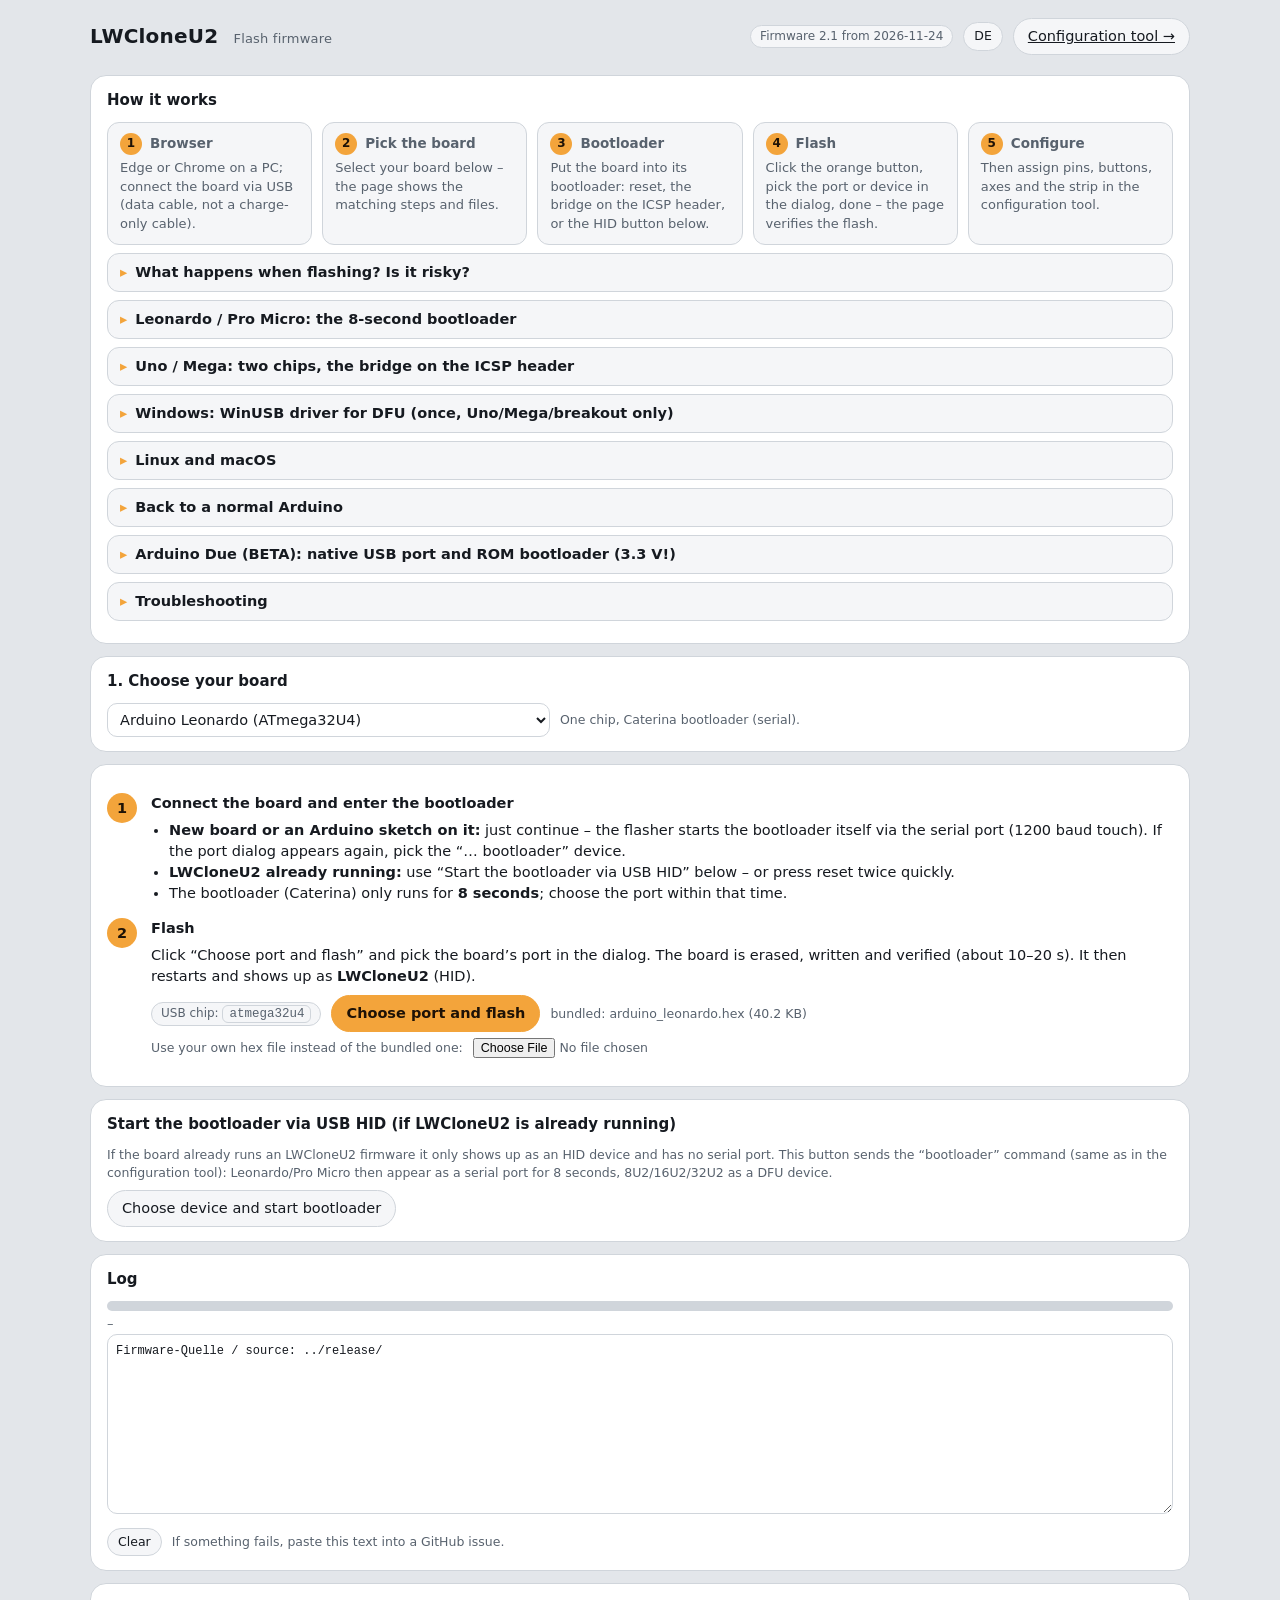
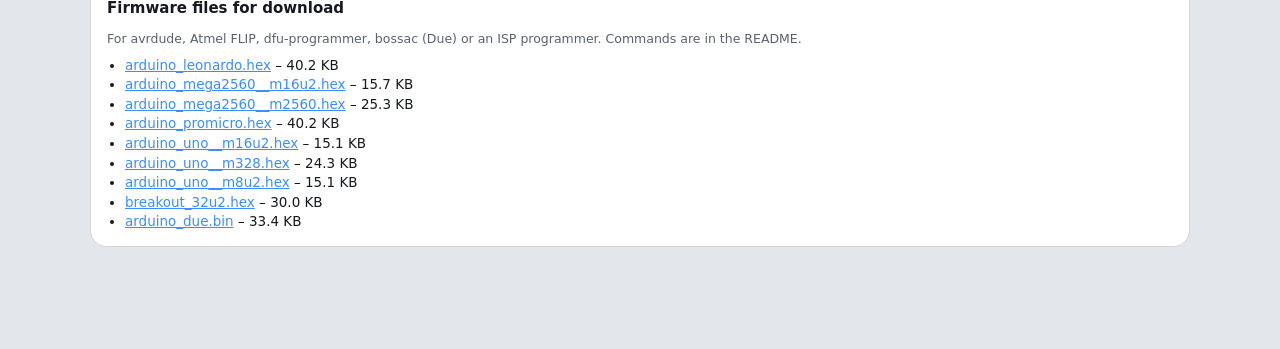
<file: docs/flash.html>
<!doctype html>
<html lang="de">
<head>
<meta charset="utf-8">
<meta name="viewport" content="width=device-width, initial-scale=1">
<title>LWCloneU2 Flasher</title>
<meta name="description" content="LWCloneU2-Firmware direkt aus dem Browser auf Arduino Leonardo, Pro Micro, Uno, Mega 2560 oder den 32U2-Breakout flashen (Web Serial / WebUSB, Edge/Chrome). Flash LWCloneU2 firmware from the browser.">
<link rel="stylesheet" href="style.css">
<style>
.steps { counter-reset: step; }
.step { position: relative; padding-left: 44px; margin: 14px 0; }
.step::before { counter-increment: step; content: counter(step); position: absolute; left: 0; top: 0; width: 30px; height: 30px; border-radius: 50%; background: var(--accent); color: var(--accent-text); font-weight: 700; display: flex; align-items: center; justify-content: center; }
.step h3 { margin: 4px 0 6px; font-size: 14.5px; font-weight: 650; }
.step p, .step ul { margin: 6px 0; }
.step ul { padding-left: 18px; }
.chip { font-family: ui-monospace, Consolas, monospace; font-size: 12.5px; background: var(--bg2); border: 1px solid var(--line); border-radius: 6px; padding: 1px 6px; }
.progress { height: 10px; background: var(--line); border-radius: 999px; overflow: hidden; margin: 10px 0 4px; }
.progress b { display: block; height: 100%; width: 0; background: var(--accent); transition: width .15s; }
.progress.ok b { background: var(--green); }
.progress.err b { background: var(--red); }
#log { min-height: 180px; max-height: 320px; overflow: auto; white-space: pre-wrap; }
details { border: 1px solid var(--line); border-radius: 12px; padding: 8px 12px; margin: 8px 0; background: var(--bg2); }
details summary { cursor: pointer; font-weight: 600; list-style: none; display: flex; align-items: center; gap: 8px; }
details summary::before { content: "▸"; color: var(--accent); transition: .15s; }
details[open] summary::before { transform: rotate(90deg); }
details .body { margin-top: 8px; font-size: 13.5px; }
details .body p, details .body ol, details .body ul { margin: 6px 0; }
details .body ol, details .body ul { padding-left: 20px; }
.overview { display: grid; grid-template-columns: repeat(auto-fit, minmax(170px, 1fr)); gap: 10px; margin: 10px 0 4px; }
.ov { background: var(--bg2); border: 1px solid var(--line); border-radius: 12px; padding: 10px 12px; font-size: 13px; }
.ov b { display: flex; align-items: center; gap: 8px; margin-bottom: 4px; font-size: 13.5px; }
.ov b i { display: inline-flex; width: 22px; height: 22px; border-radius: 50%; background: var(--accent); color: var(--accent-text); font-style: normal; font-weight: 700; font-size: 12px; align-items: center; justify-content: center; flex: none; }
.ov span { color: var(--muted); }
.icsp { display: flex; gap: 16px; align-items: center; flex-wrap: wrap; margin: 8px 0; }
.icsp svg { width: 220px; height: auto; flex: none; }
.icsp .cap { font-size: 13px; color: var(--muted); max-width: 420px; }
table.ts { font-size: 13px; }
table.ts td:first-child { font-weight: 600; white-space: nowrap; }
#nextstep { display: none; }
.warnbox { border-left: 3px solid var(--accent); padding: 6px 10px; background: var(--bg2); border-radius: 8px; margin: 8px 0; font-size: 13px; }
.filebox { font-size: 12.5px; color: var(--muted); }
a.btn.primary { background: var(--accent); border-color: var(--accent); color: var(--accent-text); font-weight: 600; text-decoration: none; display: inline-block; }
input[type=file] { font: inherit; font-size: 12.5px; max-width: 100%; }
a { color: var(--blue); }
</style>
</head>
<body>

<header>
  <h1><a href="./" style="color:inherit;text-decoration:none">LWCloneU2</a> <small data-i18n="subtitle">Firmware flashen</small></h1>
  <span id="fwbadge" class="badge">Firmware …</span>
  <button id="langbtn" class="small" title="Sprache / language">EN</button>
  <a class="btn" href="config.html" data-i18n="toconfig">Konfigurations-Tool →</a>
</header>

<main>
  <div id="unsupported" class="card unsupported" style="display:none">
    <strong data-i18n="nosupport">Dieser Browser unterstützt Web Serial / WebUSB nicht.</strong>
    <div class="hint" data-i18n="nosupport2">Bitte Microsoft Edge oder Google Chrome (ab Version 89, Desktop) verwenden. Firefox und Safari können keine USB-Geräte ansprechen.</div>
  </div>

  <div class="card" id="guide">
    <h2 data-i18n="g_title">So funktioniert es</h2>
    <div class="overview">
      <div class="ov"><b><i>1</i><span data-i18n="g_o1">Browser</span></b><span data-i18n="g_o1t">Edge oder Chrome am PC; Board per USB anschließen (Datenkabel, kein Ladekabel).</span></div>
      <div class="ov"><b><i>2</i><span data-i18n="g_o2">Board wählen</span></b><span data-i18n="g_o2t">Unten das Board auswählen – die Seite zeigt die passenden Schritte und Dateien.</span></div>
      <div class="ov"><b><i>3</i><span data-i18n="g_o3">Bootloader</span></b><span data-i18n="g_o3t">Das Board in den Bootloader bringen: Reset, Brücke am ICSP-Header oder der HID-Knopf unten.</span></div>
      <div class="ov"><b><i>4</i><span data-i18n="g_o4">Flashen</span></b><span data-i18n="g_o4t">Auf den orangen Knopf klicken, Port bzw. Gerät im Dialog wählen, fertig – die Seite prüft den Flash.</span></div>
      <div class="ov"><b><i>5</i><span data-i18n="g_o5">Einrichten</span></b><span data-i18n="g_o5t">Danach im Konfigurations-Tool Pins, Taster, Achsen und Strip zuweisen.</span></div>
    </div>

    <details>
      <summary data-i18n="g_d1">Was passiert beim Flashen? Ist das gefährlich?</summary>
      <div class="body" data-i18n-html="g_d1b"></div>
    </details>
    <details>
      <summary data-i18n="g_d2">Leonardo / Pro Micro: der 8-Sekunden-Bootloader</summary>
      <div class="body" data-i18n-html="g_d2b"></div>
    </details>
    <details>
      <summary data-i18n="g_d3">Uno / Mega: zwei Chips, die Brücke am ICSP-Header</summary>
      <div class="body">
        <div data-i18n-html="g_d3b"></div>
        <div class="icsp">
          <svg viewBox="0 0 220 150" xmlns="http://www.w3.org/2000/svg" aria-hidden="true">
            <rect x="4" y="4" width="212" height="142" rx="10" fill="none" stroke="var(--line)"/>
            <rect x="8" y="30" width="48" height="90" rx="6" fill="var(--line)" opacity=".55"/>
            <text x="32" y="78" font-size="9" text-anchor="middle" fill="var(--muted)" font-family="Inter,system-ui,sans-serif">USB</text>
            <rect x="76" y="34" width="60" height="82" rx="4" fill="none" stroke="var(--muted)"/>
            <g fill="var(--muted)">
              <circle cx="92" cy="50" r="5"/><circle cx="120" cy="50" r="5"/>
              <circle cx="92" cy="75" r="5"/><circle cx="120" cy="75" r="5"/>
            </g>
            <g fill="var(--accent)">
              <circle cx="92" cy="100" r="6"/><circle cx="120" cy="100" r="6"/>
            </g>
            <path d="M92 100 C 92 128, 120 128, 120 100" fill="none" stroke="var(--accent)" stroke-width="3" stroke-linecap="round"/>
            <g font-size="8.5" font-family="Inter,system-ui,sans-serif" fill="var(--text)">
              <text x="144" y="53">MISO · VCC</text>
              <text x="144" y="78">SCK · MOSI</text>
              <text x="144" y="103" font-weight="700" fill="var(--accent)">RESET · GND</text>
              <text x="76" y="136" fill="var(--muted)" data-i18n="g_svgedge">Platinenkante</text>
            </g>
          </svg>
          <div class="cap" data-i18n="g_d3cap">6-Pin-ICSP-Header des USB-Chips (direkt neben der USB-Buchse, nicht der große Header beim Hauptchip). Die beiden Pins zur Platinenkante hin sind RESET und GND – diese kurz mit einem Draht oder einer Pinzette brücken, während das Board am USB hängt. Das Board meldet sich dann als „ATmega16U2 DFU“.</div>
        </div>
      </div>
    </details>
    <details>
      <summary data-i18n="g_d4">Windows: WinUSB-Treiber für DFU (einmalig, nur Uno/Mega/Breakout)</summary>
      <div class="body" data-i18n-html="g_d4b"></div>
    </details>
    <details>
      <summary data-i18n="g_d5">Linux und macOS</summary>
      <div class="body" data-i18n-html="g_d5b"></div>
    </details>
    <details>
      <summary data-i18n="g_d6">Zurück zum normalen Arduino</summary>
      <div class="body" data-i18n-html="g_d6b"></div>
    </details>
    <details>
      <summary data-i18n="g_d8">Arduino Due (BETA): nativer USB-Port und ROM-Bootloader (3,3 V!)</summary>
      <div class="body" data-i18n-html="g_d8b"></div>
    </details>
    <details>
      <summary data-i18n="g_d7">Fehlersuche</summary>
      <div class="body" data-i18n-html="g_d7b"></div>
    </details>
  </div>

  <div class="card">
    <h2 data-i18n="board">1. Board wählen</h2>
    <div class="row">
      <select id="board">
        <option value="leonardo">Arduino Leonardo (ATmega32U4)</option>
        <option value="promicro">Arduino Pro Micro / Micro (ATmega32U4)</option>
        <option value="uno16">Arduino Uno R3 (ATmega328P + ATmega16U2)</option>
        <option value="uno8">Arduino Uno R1/R2 (ATmega328P + ATmega8U2)</option>
        <option value="mega">Arduino Mega 2560 (ATmega2560 + ATmega16U2)</option>
        <option value="breakout">Breakout-Board ATmega32U2</option>
        <option value="due">Arduino Due (SAM3X8E, nativer USB-Port, 3,3 V) – BETA</option>
      </select>
      <span class="hint grow" id="boardhint"></span>
    </div>
    <div class="warnbox" id="boardwarn" style="display:none"></div>
  </div>

  <div id="steps"></div>

  <div class="card">
    <h2 data-i18n="hidtitle">Bootloader per USB-HID starten (wenn LWCloneU2 schon läuft)</h2>
    <div class="hint" data-i18n="hidhint">Läuft auf dem Board bereits eine LWCloneU2-Firmware, meldet es sich nur als HID-Gerät und hat keinen seriellen Port. Dieser Knopf schickt den Befehl „Bootloader“ (wie im Konfigurations-Tool): Leonardo/Pro Micro erscheinen dann 8 Sekunden lang als serieller Port, 8U2/16U2/32U2 als DFU-Gerät.</div>
    <div class="row" style="margin-top:8px">
      <button id="hidbtn" data-i18n="hidbtn">Gerät wählen und Bootloader starten</button>
      <span id="hidstatus" class="status"></span>
    </div>
  </div>

  <div class="card">
    <h2 data-i18n="logtitle">Protokoll</h2>
    <div class="progress" id="progress"><b></b></div>
    <div id="logstatus" class="status">–</div>
    <div id="nextstep" class="row" style="margin:8px 0"><a class="btn primary" href="config.html" data-i18n="nextstep">Weiter: Board im Konfigurations-Tool einrichten →</a></div>
    <textarea id="log" readonly></textarea>
    <div class="row" style="margin-top:8px">
      <button id="clearlog" class="small" data-i18n="clearlog">Leeren</button>
      <span class="hint grow" data-i18n="loghint">Bei Problemen diesen Text in einen GitHub-Issue kopieren.</span>
    </div>
  </div>

  <div class="card">
    <h2 data-i18n="dltitle">Firmware-Dateien zum Herunterladen</h2>
    <div class="hint" data-i18n="dlhint">Für avrdude, Atmel FLIP, dfu-programmer, bossac (Due) oder einen ISP-Programmer. Befehle stehen in der README.</div>
    <ul id="dllist" style="margin:8px 0 0; padding-left:18px; font-size:13.5px"></ul>
  </div>
</main>

<script>
'use strict';
/* ---------------------------------------------------------------- i18n */
const I18N = {
  de: {
    subtitle:'Firmware flashen', toconfig:'Konfigurations-Tool →',
    nosupport:'Dieser Browser unterstützt Web Serial / WebUSB nicht.',
    nosupport2:'Bitte Microsoft Edge oder Google Chrome (ab Version 89, Desktop) verwenden. Firefox und Safari können keine USB-Geräte ansprechen.',
    board:'1. Board wählen',
    hidtitle:'Bootloader per USB-HID starten (wenn LWCloneU2 schon läuft)',
    hidhint:'Läuft auf dem Board bereits eine LWCloneU2-Firmware, meldet es sich nur als HID-Gerät und hat keinen seriellen Port. Dieser Knopf schickt den Befehl „Bootloader“ (wie im Konfigurations-Tool): Leonardo/Pro Micro erscheinen dann 8 Sekunden lang als serieller Port, 8U2/16U2/32U2 als DFU-Gerät.',
    hidbtn:'Gerät wählen und Bootloader starten', logtitle:'Protokoll', clearlog:'Leeren',
    loghint:'Bei Problemen diesen Text in einen GitHub-Issue kopieren.',
    dltitle:'Firmware-Dateien zum Herunterladen', dlhint:'Für avrdude, Atmel FLIP, dfu-programmer, bossac (Due) oder einen ISP-Programmer. Befehle stehen in der README.',
    fw:'Firmware {v} vom {d}', fwfail:'manifest.json nicht ladbar – nur eigene Hex-Dateien möglich',
    st_touch_due:'Board wurde in den Bootloader geschickt. Jetzt den Port „Bossa Program Port“ wählen (erscheint als neuer Port, kein Zeitlimit).',
    hid_hint_due:'Jetzt oben „Port wählen und flashen“ klicken und den Port „Bossa Program Port“ wählen.',
    boardhint_due:'BETA – ARM-Chip (3,3 V), ROM-Bootloader SAM-BA über den nativen USB-Port.',
    warn_due_beta:'BETA: Die Due-Firmware und das Flashen über SAM-BA sind neu und noch an keinem echten Board getestet. Es kann sein, dass das Flashen abbricht oder das Board sich danach nicht meldet. Nichts davon ist gefährlich – der ROM-Bootloader lässt sich jederzeit mit ERASE + RESET wieder starten und der Due mit der Arduino-IDE zurücksetzen. Rückmeldungen (Protokoll unten) bitte als GitHub-Issue.',
    warn_due33:'Der Due arbeitet mit 3,3 V: Ausgänge liefern höchstens 3,3 V, Eingänge vertragen keine 5 V. Für 5-V-Treiberplatinen und WS2812-Strips ist meist ein Pegelwandler nötig.',
    ht_due_boot:'Nativen USB-Port anschließen und in den Bootloader bringen',
    hb_due_boot:'<ul><li>Den <b>nativen USB-Port</b> benutzen (die Buchse näher am Reset-Taster, Aufdruck „Native USB“), nicht den Programming-Port.</li><li><b>Neues Board oder Arduino-Sketch darauf:</b> einfach weiter – der Flasher startet den ROM-Bootloader selbst über den seriellen Port (1200-Baud-Trick wie die Arduino-IDE). Erscheint danach noch einmal der Port-Dialog, „Bossa Program Port“ wählen.</li><li><b>LWCloneU2 läuft schon darauf:</b> unten „Bootloader per USB-HID starten“ – oder den Trick von oben, das Board hat ja weiter einen COM-Port.</li><li><b>Von Hand:</b> Taste <b>ERASE</b> eine Sekunde halten, loslassen, <b>RESET</b> drücken. Achtung: ERASE löscht den ganzen Flash, also auch die gespeicherte Konfiguration – die beiden Wege oben lassen sie stehen.</li><li>Der ROM-Bootloader (SAM-BA) läuft ohne Zeitlimit.</li></ul>',
    hb_due_flash:'<p>„Port wählen und flashen“ klicken und „Bossa Program Port“ wählen (oder den Arduino-Due-Port, wenn noch ein Sketch läuft – dann kommt der Dialog nach dem Neustart noch einmal). Der Flasher prüft die Chip-Kennung (SAM3X8E), schreibt die Firmware seitenweise (256 Byte), liest sie zurück, setzt das Boot-Flag (GPNVM1) und startet das Board neu – etwa 20–40 s. Die gespeicherte Konfiguration am Ende des Flashs bleibt erhalten. Danach meldet sich das Board als <b>LWCloneU2</b> (HID) plus einem COM-Port für DOF.</p>',
    g_d8:'Arduino Due (BETA): nativer USB-Port und ROM-Bootloader (3,3 V!)',
    g_d8b:'<p><b>Beta:</b> Firmware und Flash-Weg für den Due sind neu und noch nicht an Hardware getestet – bitte Rückmeldung geben.</p><p>Der Due hat einen ARM-Chip (SAM3X8E, 84 MHz, 3,3 V) und <b>zwei USB-Buchsen</b>: den Programming-Port (über einen ATmega16U2, nur zum Hochladen von Sketches) und den <b>nativen Port</b> direkt am SAM3X. LWCloneU2 läuft am nativen Port – dort erscheint das Board als HID-Gerät und zusätzlich als COM-Port für DOF.</p><ol><li><b>Bootloader:</b> Der SAM3X hat den Bootloader <b>SAM-BA</b> fest im ROM; er startet, wenn das Boot-Flag (GPNVM1) gelöscht ist. Das macht die Arduino-IDE mit dem 1200-Baud-Trick, die Taste ERASE oder der HID-Knopf unten. Der Bootloader meldet sich als serieller Port „Bossa Program Port“ und läuft, bis das Board neu gestartet wird.</li><li><b>Flashen:</b> Die Seite spricht das SAM-BA-Protokoll direkt (wie bossac), prüft die Chip-ID, schreibt und liest jede 256-Byte-Seite und setzt zum Schluss das Boot-Flag wieder. Nur die Seiten der Firmware werden beschrieben – die Konfiguration am Flash-Ende (ersetzt das EEPROM) bleibt erhalten, sofern nicht ERASE gedrückt wurde.</li><li><b>3,3 V:</b> Alle Pins liefern und vertragen nur 3,3 V. Für 5-V-Logik (viele Treiberplatinen, WS2812) ein Pegelwandler (z. B. 74HCT125) verwenden. Dafür gibt es 54 digitale Pins, 12 Analogeingänge und viel RAM.</li><li><b>Windows:</b> „Bossa Program Port“ bekommt ab Windows 10 den Standard-CDC-Treiber; unter Windows 7 bringt die Arduino-IDE den Treiber mit.</li></ol><p>Zurück zum normalen Due: einfach einen Sketch über den nativen Port hochladen (die IDE nutzt denselben Trick) oder ERASE + RESET und dann wie gewohnt hochladen.</p>',
    ownhex:'Eigene Hex-Datei statt der mitgelieferten:', usingown:'eigene Datei: {f}', usingbundled:'mitgeliefert: {f} ({k} KB)',
    flash_serial:'Port wählen und flashen', flash_dfu:'DFU-Gerät wählen und flashen', flash_boot:'Bootloader-Port wählen und flashen',
    hid_ok:'Befehl gesendet – das Gerät startet jetzt den Bootloader.', hid_none:'Kein LWCloneU2 gefunden oder Dialog abgebrochen.',
    hid_hint32u4:'Jetzt innerhalb von 8 Sekunden oben „Port wählen und flashen“ klicken!',
    st_idle:'–', st_running:'läuft …', st_ok:'Fertig – Firmware geschrieben und geprüft.', st_err:'Fehlgeschlagen: {e}',
    st_touch:'Board wurde neu gestartet. Jetzt den Bootloader-Port wählen (erscheint als neuer Port, 8 s Zeit).',
    // Schrittexte
    role_usb:'USB-Chip', role_main:'Hauptchip',
    ht_caterina:'Board anschließen und in den Bootloader bringen',
    hb_caterina:'<ul><li><b>Neues Board oder Arduino-Sketch darauf:</b> einfach weiter – der Flasher startet den Bootloader selbst über den seriellen Port (1200-Baud-Trick). Erscheint danach noch einmal der Port-Dialog, das Gerät „… bootloader“ wählen.</li><li><b>LWCloneU2 läuft schon darauf:</b> unten „Bootloader per USB-HID starten“ – oder die Reset-Taste zweimal kurz drücken.</li><li>Der Bootloader (Caterina) läuft nur <b>8 Sekunden</b>; in dieser Zeit den Port wählen.</li></ul>',
    ht_flash:'Flashen',
    hb_serial:'<p>„Port wählen und flashen“ klicken und im Dialog den Port des Boards wählen. Das Board wird gelöscht, beschrieben und geprüft (ca. 10–20 s). Danach startet es neu und meldet sich als <b>LWCloneU2</b> (HID).</p>',
    ht_uno_main:'Hauptchip flashen (über den USB-Seriell-Wandler des Boards)',
    hb_uno_main:'<p>Der USB-Chip muss noch seine <b>Original-Firmware</b> (USB-Seriell) haben – also <b>zuerst diesen Schritt</b>, dann den USB-Chip. Board anschließen, „Port wählen und flashen“, den Arduino-Port wählen. Der Flasher setzt das Board per DTR zurück und spricht den Arduino-Bootloader an.</p>',
    ht_dfu:'USB-Chip per DFU flashen',
    hb_dfu_arduino:'<p>Den USB-Chip in den <b>DFU-Modus</b> bringen: am kleinen 6-Pin-ICSP-Header neben der USB-Buchse die beiden Pins <b>RESET und GND</b> (die zwei Pins zur Platinenkante hin) kurz mit einem Draht brücken. Das Board meldet sich dann als „ATmega16U2 DFU“ bzw. „ATmega8U2 DFU“.</p><p>Dann „DFU-Gerät wählen und flashen“. Nach dem Flashen startet der Chip neu – <b>ab jetzt gibt es keinen seriellen Port mehr</b>, das Board ist ein LWCloneU2.</p>',
    hb_dfu_breakout:'<p>Board mit gedrückter HWB-Taste anschließen (oder Reset bei gedrückter HWB-Taste) – es meldet sich als „ATmega32U2 DFU“. Läuft schon LWCloneU2, geht es auch über den HID-Knopf unten. Dann „DFU-Gerät wählen und flashen“.</p>',
    dfu_driver:'<b>Treiber:</b> Unter <b>Windows</b> braucht der Browser für DFU den WinUSB-Treiber: <a href="https://zadig.akeo.ie/" target="_blank" rel="noopener">Zadig</a> starten, „Options → List All Devices“, das DFU-Gerät wählen, Treiber „WinUSB“ installieren (einmalig). Unter <b>Linux</b> eine udev-Regel für VID 03eb anlegen (siehe README). macOS: nichts nötig.',
    back_arduino:'Zurück zum normalen Arduino: den USB-Chip per DFU wieder mit der Original-Firmware flashen (Datei <span class="chip">{f}</span> aus der Arduino-IDE, Ordner <span class="chip">hardware/arduino/avr/firmwares/atmegaxxu2/</span>; hier über „Eigene Hex-Datei“).',
    boardhint_leonardo:'Ein Chip, Bootloader Caterina (seriell).', boardhint_uno:'Zwei Chips: zuerst der 328P (seriell), dann der USB-Chip (DFU).',
    boardhint_mega:'Zwei Chips: zuerst der 2560 (seriell), dann der 16U2 (DFU).', boardhint_breakout:'Ein Chip, Atmel-DFU-Bootloader (WebUSB).',
    warn_uno:'Welcher USB-Chip? Steht auf dem kleinen Chip neben der USB-Buchse: „MEGA16U2“ → Uno R3, „MEGA8U2“ → Uno R1/R2. Die falsche Datei startet nach dem Flashen nicht in den Bootloader zurück.',
    warn_order:'Reihenfolge beachten: Nach dem USB-Chip gibt es keinen seriellen Port mehr. Soll der Hauptchip später nochmal geflasht werden, braucht es einen ISP-Programmer oder den Rückweg über die Original-USB-Firmware.',
    nextstep:'Weiter: Board im Konfigurations-Tool einrichten →',
    g_title:'So funktioniert es',
    g_o1:'Browser', g_o1t:'Edge oder Chrome am PC; Board per USB anschließen (Datenkabel, kein Ladekabel).',
    g_o2:'Board wählen', g_o2t:'Unten das Board auswählen – die Seite zeigt die passenden Schritte und Dateien.',
    g_o3:'Bootloader', g_o3t:'Das Board in den Bootloader bringen: Reset, Brücke am ICSP-Header oder der HID-Knopf unten.',
    g_o4:'Flashen', g_o4t:'Auf den orangen Knopf klicken, Port bzw. Gerät im Dialog wählen, fertig – die Seite prüft den Flash.',
    g_o5:'Einrichten', g_o5t:'Danach im Konfigurations-Tool Pins, Taster, Achsen und Strip zuweisen.',
    g_d1:'Was passiert beim Flashen? Ist das gefährlich?',
    g_d1b:'<p>Die Seite lädt die passende Firmware-Datei (.hex) von dieser Webseite, spricht den <b>Bootloader</b> des Chips an (das kleine Programm, das auf jedem Arduino ab Werk drauf ist), löscht den Programmspeicher, schreibt die Firmware und liest sie zur Kontrolle zurück. Der Bootloader selbst wird nicht angefasst – ein fehlgeschlagener Versuch lässt sich daher immer wiederholen. Es werden keine Daten an einen Server geschickt; alles läuft im Browser.</p><p>Was danach anders ist: Das Board meldet sich am PC nicht mehr als „Arduino“, sondern als <b>LWCloneU2</b> (Tastatur, Joystick, LED-Wiz). Beim Uno/Mega gibt es nach dem Flashen des USB-Chips <b>keinen seriellen Port mehr</b>. Der Weg zurück ist jederzeit möglich (siehe „Zurück zum normalen Arduino“).</p>',
    g_d2:'Leonardo / Pro Micro: der 8-Sekunden-Bootloader',
    g_d2b:'<p>Diese Boards haben einen Chip (ATmega32U4) mit dem Bootloader <b>Caterina</b>. Er läuft nach einem Reset nur <b>8 Sekunden</b> und meldet sich in dieser Zeit als eigener serieller Port („Arduino Leonardo bootloader“) – oft mit einer anderen COM-Nummer als der normale Port.</p><ol><li><b>Neues Board oder ein Arduino-Sketch läuft:</b> einfach „Port wählen und flashen“ klicken und den Arduino-Port wählen. Die Seite erkennt, dass kein Bootloader antwortet, und startet ihn über den 1200-Baud-Trick (wie die Arduino-IDE). Dann erscheint der Port-Dialog erneut: jetzt den <b>Bootloader-Port</b> wählen. Wer zu langsam ist, drückt Reset und versucht es noch einmal.</li><li><b>LWCloneU2 läuft schon:</b> unten „Gerät wählen und Bootloader starten“ klicken (schickt den Befehl per USB-HID), dann innerhalb von 8 s „Port wählen und flashen“.</li><li><b>Immer möglich:</b> die Reset-Taste des Boards zweimal kurz drücken (Pro Micro: RST kurz zweimal gegen GND) – der Bootloader läuft dann 8 s.</li></ol><p>Die Seite schreibt und prüft etwa 13 KB; das dauert rund 5–10 Sekunden. Danach startet die neue Firmware von selbst.</p>',
    g_d3:'Uno / Mega: zwei Chips, die Brücke am ICSP-Header',
    g_d3b:'<p>Uno und Mega haben <b>zwei Mikrocontroller</b>: den Hauptchip (ATmega328P bzw. ATmega2560) und einen kleinen USB-Chip (ATmega16U2, bei alten Unos ATmega8U2), der ab Werk nur USB-Seriell-Wandler ist. LWCloneU2 braucht beide: der Hauptchip macht Ausgänge, Taster und Strip, der USB-Chip spricht USB.</p><ol><li><b>Zuerst der Hauptchip</b> über den noch originalen USB-Chip: „Port wählen und flashen“, den Arduino-Port wählen. Die Seite setzt das Board per DTR zurück und spricht den Arduino-Bootloader an (optiboot bzw. STK500v2). Etwa 10 Sekunden.</li><li><b>Dann der USB-Chip per DFU:</b> Board angeschlossen lassen, die beiden Pins <b>RESET und GND</b> am kleinen ICSP-Header neben der USB-Buchse eine Sekunde brücken (Zeichnung unten). Der PC erkennt ein neues Gerät „ATmega16U2 DFU“ (Windows: einmalig WinUSB-Treiber, siehe nächster Punkt). Dann „DFU-Gerät wählen und flashen“.</li></ol><p>Nach dem zweiten Schritt startet der USB-Chip neu, und das Board ist ein LWCloneU2. Bei einem Uno unbedingt vorher prüfen, ob „MEGA16U2“ oder „MEGA8U2“ auf dem kleinen Chip steht, und oben das passende Board wählen.</p>',
    g_d3cap:'6-Pin-ICSP-Header des USB-Chips (direkt neben der USB-Buchse, nicht der große Header beim Hauptchip). Die beiden Pins zur Platinenkante hin sind RESET und GND – diese kurz mit einem Draht oder einer Pinzette brücken, während das Board am USB hängt. Das Board meldet sich dann als „ATmega16U2 DFU“.',
    g_svgedge:'Platinenkante',
    g_d4:'Windows: WinUSB-Treiber für DFU (einmalig, nur Uno/Mega/Breakout)',
    g_d4b:'<p>Für den DFU-Modus bindet Windows keinen passenden Treiber, deshalb kann der Browser das Gerät nicht öffnen („Zugriff verweigert“ oder es taucht im Dialog nicht auf). Einmalig den WinUSB-Treiber zuweisen:</p><ol><li><a href="https://zadig.akeo.ie/" target="_blank" rel="noopener">Zadig</a> herunterladen und starten (keine Installation nötig).</li><li>Das Board in den DFU-Modus bringen (Brücke RESET–GND).</li><li>In Zadig: <b>Options → List All Devices</b> anhaken, in der Liste „ATmega16U2 DFU“ (bzw. 8U2/32U2) wählen.</li><li>Als Zieltreiber <b>WinUSB</b> einstellen und „Install Driver“ (bzw. „Replace Driver“) klicken.</li><li>Zurück zu dieser Seite, „DFU-Gerät wählen und flashen“.</li></ol><p>Hinweis: Atmel FLIP funktioniert mit WinUSB nicht mehr; wer es wieder braucht, setzt den Treiber im Geräte-Manager zurück. Für den Leonardo/Pro Micro ist kein Treiber nötig.</p>',
    g_d5:'Linux und macOS',
    g_d5b:'<p><b>Linux:</b> der Benutzer muss die Geräte öffnen dürfen. Datei <code>/etc/udev/rules.d/60-lwcloneu2.rules</code> anlegen:</p><pre>SUBSYSTEM=="usb", ATTRS{idVendor}=="03eb", MODE="0666"\nSUBSYSTEM=="hidraw", ATTRS{idVendor}=="fafa", MODE="0666"</pre><p>dann <code>sudo udevadm control --reload</code> und das Board neu einstecken. Für die seriellen Ports muss der Benutzer in der Gruppe <code>dialout</code> (Debian/Ubuntu) bzw. <code>uucp</code> (Arch) sein.</p><p><b>macOS:</b> nichts nötig. Beim ersten Zugriff fragt der Browser nach der Erlaubnis.</p>',
    g_d6:'Zurück zum normalen Arduino',
    g_d6b:'<p><b>Leonardo / Pro Micro:</b> einfach einen Sketch mit der Arduino-IDE hochladen – der Bootloader ist unverändert. Läuft LWCloneU2, vorher Reset doppelt drücken oder den HID-Knopf unten nutzen.</p><p><b>Uno / Mega:</b> den USB-Chip per DFU wieder mit der Original-Firmware flashen: Datei <span class="chip">UNO-dfu_and_usbserial_combined.hex</span> bzw. <span class="chip">MEGA2560-dfu_and_usbserial_combined.hex</span> aus der Arduino-IDE (Ordner <span class="chip">hardware/arduino/avr/firmwares/atmegaxxu2/</span>), hier unter „Eigene Hex-Datei“ beim USB-Chip-Schritt auswählen. Danach lässt sich der Hauptchip wieder normal mit der Arduino-IDE beschreiben.</p>',
    g_d7:'Fehlersuche',
    g_d7b:'<table class="ts"><tr><td>Kein Port im Dialog</td><td>Datenkabel? Anderer USB-Anschluss? Leonardo: Bootloader-Fenster (8 s) verpasst – Reset doppelt drücken und sofort klicken. Windows: Geräte-Manager prüfen, ob ein COM-Port erscheint.</td></tr><tr><td>„kein Port gewählt“</td><td>Dialog abgebrochen oder leer – siehe oben.</td></tr><tr><td>„keine Antwort vom Bootloader“</td><td>Falsches Board gewählt; ein anderes Programm (Arduino-IDE, serieller Monitor, Pinball-Software) hält den Port; Uno/Mega: der USB-Chip hat schon LWCloneU2 statt der Original-Firmware.</td></tr><tr><td>„falscher Chip“</td><td>Board-Auswahl prüfen: Uno R3 (16U2) oder R1/R2 (8U2)? Leonardo statt Pro Micro ist egal (gleicher Chip), aber Micro ≠ Uno.</td></tr><tr><td>DFU-Gerät fehlt / Zugriff verweigert</td><td>Windows: WinUSB-Treiber per Zadig (siehe oben). Linux: udev-Regel. Brücke RESET–GND wirklich am kleinen Header neben der USB-Buchse?</td></tr><tr><td>„Prüfung fehlgeschlagen“</td><td>Übertragungsfehler – noch einmal flashen, anderes Kabel/Hub-freier Anschluss.</td></tr><tr><td>Board meldet sich danach nicht</td><td>Aus- und wieder einstecken. Windows braucht beim ersten Mal einige Sekunden für die drei HID-Geräte. Im Konfigurations-Tool „Verbinden“ klicken.</td></tr><tr><td>Firefox / Safari</td><td>Unterstützen kein Web Serial / WebUSB – Edge oder Chrome verwenden.</td></tr></table><p class="hint">Bei allem anderen: den Text aus dem Protokollfenster unten kopieren und als GitHub-Issue melden.</p>',
  },
  en: {
    subtitle:'Flash firmware', toconfig:'Configuration tool →',
    nosupport:'This browser does not support Web Serial / WebUSB.',
    nosupport2:'Please use Microsoft Edge or Google Chrome (version 89 or later, desktop). Firefox and Safari cannot access USB devices.',
    board:'1. Choose your board',
    hidtitle:'Start the bootloader via USB HID (if LWCloneU2 is already running)',
    hidhint:'If the board already runs an LWCloneU2 firmware it only shows up as an HID device and has no serial port. This button sends the “bootloader” command (same as in the configuration tool): Leonardo/Pro Micro then appear as a serial port for 8 seconds, 8U2/16U2/32U2 as a DFU device.',
    hidbtn:'Choose device and start bootloader', logtitle:'Log', clearlog:'Clear',
    loghint:'If something fails, paste this text into a GitHub issue.',
    dltitle:'Firmware files for download', dlhint:'For avrdude, Atmel FLIP, dfu-programmer, bossac (Due) or an ISP programmer. Commands are in the README.',
    fw:'Firmware {v} from {d}', fwfail:'manifest.json not loadable – only your own hex files are possible',
    st_touch_due:'Board was sent to the bootloader. Now choose the “Bossa Program Port” (appears as a new port, no time limit).',
    hid_hint_due:'Now click “Choose port and flash” above and pick the “Bossa Program Port”.',
    boardhint_due:'BETA – ARM chip (3.3 V), ROM bootloader SAM-BA via the native USB port.',
    warn_due_beta:'BETA: the Due firmware and flashing via SAM-BA are new and not yet tested on a real board. Flashing may abort or the board may not show up afterwards. None of this is dangerous – the ROM bootloader can always be started again with ERASE + RESET and the Due restored with the Arduino IDE. Please report back (log below) as a GitHub issue.',
    warn_due33:'The Due runs on 3.3 V: outputs deliver at most 3.3 V, inputs do not tolerate 5 V. For 5 V driver boards and WS2812 strips a level shifter is usually needed.',
    ht_due_boot:'Connect the native USB port and enter the bootloader',
    hb_due_boot:'<ul><li>Use the <b>native USB port</b> (the socket closer to the reset button, labelled “Native USB”), not the programming port.</li><li><b>New board or an Arduino sketch on it:</b> just continue – the flasher starts the ROM bootloader itself via the serial port (1200 baud touch like the Arduino IDE). If the port dialog appears again, pick “Bossa Program Port”.</li><li><b>LWCloneU2 already running:</b> use “Start the bootloader via USB HID” below – or the touch above, the board still has a COM port.</li><li><b>By hand:</b> hold <b>ERASE</b> for a second, release, press <b>RESET</b>. Note: ERASE wipes the whole flash including the stored configuration – the two ways above keep it.</li><li>The ROM bootloader (SAM-BA) runs without a time limit.</li></ul>',
    hb_due_flash:'<p>Click “Choose port and flash” and pick “Bossa Program Port” (or the Arduino Due port if a sketch is still running – the dialog then comes back after the reset). The flasher checks the chip id (SAM3X8E), writes the firmware page by page (256 bytes), reads it back, sets the boot flag (GPNVM1) and restarts the board – about 20–40 s. The stored configuration at the end of the flash is preserved. The board then shows up as <b>LWCloneU2</b> (HID) plus a COM port for DOF.</p>',
    g_d8:'Arduino Due (BETA): native USB port and ROM bootloader (3.3 V!)',
    g_d8b:'<p><b>Beta:</b> firmware and flashing path for the Due are new and not yet tested on hardware – please report back.</p><p>The Due has an ARM chip (SAM3X8E, 84 MHz, 3.3 V) and <b>two USB sockets</b>: the programming port (through an ATmega16U2, only for uploading sketches) and the <b>native port</b> directly on the SAM3X. LWCloneU2 runs on the native port – there the board shows up as an HID device plus a COM port for DOF.</p><ol><li><b>Bootloader:</b> the SAM3X has the <b>SAM-BA</b> bootloader fixed in ROM; it starts when the boot flag (GPNVM1) is cleared. The Arduino IDE does that with the 1200 baud touch, so do the ERASE button or the HID button below. The bootloader shows up as the serial port “Bossa Program Port” and runs until the board is reset.</li><li><b>Flashing:</b> the page speaks the SAM-BA protocol directly (like bossac), checks the chip id, writes and reads back every 256 byte page and finally sets the boot flag again. Only the firmware pages are written – the configuration at the end of the flash (replacing the EEPROM) is preserved unless ERASE was pressed.</li><li><b>3.3 V:</b> all pins deliver and tolerate 3.3 V only. For 5 V logic (many driver boards, WS2812) use a level shifter (e.g. 74HCT125). In return you get 54 digital pins, 12 analog inputs and plenty of RAM.</li><li><b>Windows:</b> “Bossa Program Port” gets the standard CDC driver from Windows 10 on; on Windows 7 the Arduino IDE ships the driver.</li></ol><p>Back to a normal Due: just upload a sketch via the native port (the IDE uses the same touch) or ERASE + RESET and upload as usual.</p>',
    ownhex:'Use your own hex file instead of the bundled one:', usingown:'own file: {f}', usingbundled:'bundled: {f} ({k} KB)',
    flash_serial:'Choose port and flash', flash_dfu:'Choose DFU device and flash', flash_boot:'Choose bootloader port and flash',
    hid_ok:'Command sent – the device is starting its bootloader.', hid_none:'No LWCloneU2 found or dialog cancelled.',
    hid_hint32u4:'Now click “Choose port and flash” above within 8 seconds!',
    st_idle:'–', st_running:'running …', st_ok:'Done – firmware written and verified.', st_err:'Failed: {e}',
    st_touch:'Board was reset. Now choose the bootloader port (it appears as a new port, 8 s).',
    role_usb:'USB chip', role_main:'main chip',
    ht_caterina:'Connect the board and enter the bootloader',
    hb_caterina:'<ul><li><b>New board or an Arduino sketch on it:</b> just continue – the flasher starts the bootloader itself via the serial port (1200 baud touch). If the port dialog appears again, pick the “… bootloader” device.</li><li><b>LWCloneU2 already running:</b> use “Start the bootloader via USB HID” below – or press reset twice quickly.</li><li>The bootloader (Caterina) only runs for <b>8 seconds</b>; choose the port within that time.</li></ul>',
    ht_flash:'Flash',
    hb_serial:'<p>Click “Choose port and flash” and pick the board’s port in the dialog. The board is erased, written and verified (about 10–20 s). It then restarts and shows up as <b>LWCloneU2</b> (HID).</p>',
    ht_uno_main:'Flash the main chip (through the board’s USB-serial converter)',
    hb_uno_main:'<p>The USB chip must still have its <b>original firmware</b> (USB-serial) – so <b>do this step first</b>, then the USB chip. Connect the board, click “Choose port and flash”, pick the Arduino port. The flasher resets the board via DTR and talks to the Arduino bootloader.</p>',
    ht_dfu:'Flash the USB chip via DFU',
    hb_dfu_arduino:'<p>Put the USB chip into <b>DFU mode</b>: on the small 6-pin ICSP header next to the USB socket, briefly bridge the two pins <b>RESET and GND</b> (the two pins towards the board edge) with a wire. The board then shows up as “ATmega16U2 DFU” or “ATmega8U2 DFU”.</p><p>Then click “Choose DFU device and flash”. After flashing the chip restarts – <b>from now on there is no serial port</b>, the board is an LWCloneU2.</p>',
    hb_dfu_breakout:'<p>Connect the board with the HWB button held (or reset while holding HWB) – it shows up as “ATmega32U2 DFU”. If LWCloneU2 is already running, the HID button below works too. Then click “Choose DFU device and flash”.</p>',
    dfu_driver:'<b>Driver:</b> on <b>Windows</b> the browser needs the WinUSB driver for DFU: run <a href="https://zadig.akeo.ie/" target="_blank" rel="noopener">Zadig</a>, “Options → List All Devices”, pick the DFU device, install the “WinUSB” driver (once). On <b>Linux</b> add a udev rule for VID 03eb (see README). macOS: nothing needed.',
    back_arduino:'Back to a normal Arduino: flash the USB chip via DFU with its original firmware again (file <span class="chip">{f}</span> from the Arduino IDE, folder <span class="chip">hardware/arduino/avr/firmwares/atmegaxxu2/</span>; use “own hex file” here).',
    boardhint_leonardo:'One chip, Caterina bootloader (serial).', boardhint_uno:'Two chips: first the 328P (serial), then the USB chip (DFU).',
    boardhint_mega:'Two chips: first the 2560 (serial), then the 16U2 (DFU).', boardhint_breakout:'One chip, Atmel DFU bootloader (WebUSB).',
    warn_uno:'Which USB chip? It is printed on the small chip next to the USB socket: “MEGA16U2” → Uno R3, “MEGA8U2” → Uno R1/R2. The wrong file will not return to the bootloader after flashing.',
    warn_order:'Mind the order: after the USB chip there is no serial port any more. To flash the main chip again later you need an ISP programmer or the way back via the original USB firmware.',
    nextstep:'Next: set up the board in the configuration tool →',
    g_title:'How it works',
    g_o1:'Browser', g_o1t:'Edge or Chrome on a PC; connect the board via USB (data cable, not a charge-only cable).',
    g_o2:'Pick the board', g_o2t:'Select your board below – the page shows the matching steps and files.',
    g_o3:'Bootloader', g_o3t:'Put the board into its bootloader: reset, the bridge on the ICSP header, or the HID button below.',
    g_o4:'Flash', g_o4t:'Click the orange button, pick the port or device in the dialog, done – the page verifies the flash.',
    g_o5:'Configure', g_o5t:'Then assign pins, buttons, axes and the strip in the configuration tool.',
    g_d1:'What happens when flashing? Is it risky?',
    g_d1b:'<p>The page loads the matching firmware file (.hex) from this site, talks to the chip\'s <b>bootloader</b> (the small program every Arduino ships with), erases the program memory, writes the firmware and reads it back to verify. The bootloader itself is never touched – a failed attempt can always be repeated. No data is sent to any server; everything runs in the browser.</p><p>What changes afterwards: the board no longer shows up as an "Arduino" but as <b>LWCloneU2</b> (keyboard, joystick, LED-Wiz). On the Uno/Mega there is <b>no serial port any more</b> once the USB chip is flashed. The way back is always possible (see "Back to a normal Arduino").</p>',
    g_d2:'Leonardo / Pro Micro: the 8-second bootloader',
    g_d2b:'<p>These boards have one chip (ATmega32U4) with the <b>Caterina</b> bootloader. After a reset it runs for only <b>8 seconds</b> and shows up as its own serial port ("Arduino Leonardo bootloader") during that time – often with a different COM number than the normal port.</p><ol><li><b>New board or an Arduino sketch running:</b> just click "Choose port and flash" and pick the Arduino port. The page notices that no bootloader answers and starts it with the 1200 baud touch (like the Arduino IDE). The port dialog then appears again: now pick the <b>bootloader port</b>. Too slow? Press reset and try again.</li><li><b>LWCloneU2 already running:</b> click "Choose device and start bootloader" below (sends the command via USB HID), then "Choose port and flash" within 8 s.</li><li><b>Always works:</b> press the board\'s reset button twice quickly (Pro Micro: short RST to GND twice) – the bootloader then runs for 8 s.</li></ol><p>The page writes and verifies about 13 KB; that takes 5–10 seconds. The new firmware then starts by itself.</p>',
    g_d3:'Uno / Mega: two chips, the bridge on the ICSP header',
    g_d3b:'<p>Uno and Mega have <b>two microcontrollers</b>: the main chip (ATmega328P or ATmega2560) and a small USB chip (ATmega16U2, ATmega8U2 on old Unos) that is only a USB-serial converter from the factory. LWCloneU2 needs both: the main chip handles outputs, buttons and strip, the USB chip speaks USB.</p><ol><li><b>Main chip first</b>, through the still original USB chip: "Choose port and flash", pick the Arduino port. The page resets the board via DTR and talks to the Arduino bootloader (optiboot or STK500v2). About 10 seconds.</li><li><b>Then the USB chip via DFU:</b> leave the board connected, bridge the two pins <b>RESET and GND</b> on the small ICSP header next to the USB socket for a second (drawing below). The PC detects a new device "ATmega16U2 DFU" (Windows: WinUSB driver once, see next item). Then "Choose DFU device and flash".</li></ol><p>After the second step the USB chip restarts and the board is an LWCloneU2. On an Uno, check first whether the small chip says "MEGA16U2" or "MEGA8U2" and pick the matching board above.</p>',
    g_d3cap:'6-pin ICSP header of the USB chip (right next to the USB socket, not the big header near the main chip). The two pins towards the board edge are RESET and GND – bridge them briefly with a wire or tweezers while the board is connected. The board then shows up as "ATmega16U2 DFU".',
    g_svgedge:'board edge',
    g_d4:'Windows: WinUSB driver for DFU (once, Uno/Mega/breakout only)',
    g_d4b:'<p>Windows binds no suitable driver for DFU mode, so the browser cannot open the device ("access denied" or it is missing from the dialog). Assign the WinUSB driver once:</p><ol><li>Download and run <a href="https://zadig.akeo.ie/" target="_blank" rel="noopener">Zadig</a> (no installation needed).</li><li>Put the board into DFU mode (bridge RESET–GND).</li><li>In Zadig: tick <b>Options → List All Devices</b>, pick "ATmega16U2 DFU" (or 8U2/32U2) in the list.</li><li>Set the target driver to <b>WinUSB</b> and click "Install Driver" (or "Replace Driver").</li><li>Back to this page, "Choose DFU device and flash".</li></ol><p>Note: Atmel FLIP no longer works with WinUSB; if you need it again, roll back the driver in Device Manager. Leonardo/Pro Micro need no driver.</p>',
    g_d5:'Linux and macOS',
    g_d5b:'<p><b>Linux:</b> the user must be allowed to open the devices. Create <code>/etc/udev/rules.d/60-lwcloneu2.rules</code>:</p><pre>SUBSYSTEM=="usb", ATTRS{idVendor}=="03eb", MODE="0666"\nSUBSYSTEM=="hidraw", ATTRS{idVendor}=="fafa", MODE="0666"</pre><p>then <code>sudo udevadm control --reload</code> and replug the board. For the serial ports the user must be in the <code>dialout</code> (Debian/Ubuntu) or <code>uucp</code> (Arch) group.</p><p><b>macOS:</b> nothing needed. The browser asks for permission on first access.</p>',
    g_d6:'Back to a normal Arduino',
    g_d6b:'<p><b>Leonardo / Pro Micro:</b> just upload a sketch with the Arduino IDE – the bootloader is unchanged. If LWCloneU2 is running, double-tap reset first or use the HID button below.</p><p><b>Uno / Mega:</b> flash the USB chip via DFU with its original firmware again: file <span class="chip">UNO-dfu_and_usbserial_combined.hex</span> or <span class="chip">MEGA2560-dfu_and_usbserial_combined.hex</span> from the Arduino IDE (folder <span class="chip">hardware/arduino/avr/firmwares/atmegaxxu2/</span>), selected here under "own hex file" in the USB chip step. The main chip can then be programmed normally with the Arduino IDE again.</p>',
    g_d7:'Troubleshooting',
    g_d7b:'<table class="ts"><tr><td>No port in the dialog</td><td>Data cable? Another USB port? Leonardo: missed the 8 s bootloader window – double-tap reset and click right away. Windows: check Device Manager for a COM port.</td></tr><tr><td>"no port chosen"</td><td>Dialog cancelled or empty – see above.</td></tr><tr><td>"no reply from bootloader"</td><td>Wrong board selected; another program (Arduino IDE, serial monitor, pinball software) holds the port; Uno/Mega: the USB chip already runs LWCloneU2 instead of the original firmware.</td></tr><tr><td>"wrong chip"</td><td>Check the board selection: Uno R3 (16U2) or R1/R2 (8U2)? Leonardo vs. Pro Micro does not matter (same chip), but Micro ≠ Uno.</td></tr><tr><td>DFU device missing / access denied</td><td>Windows: WinUSB driver via Zadig (see above). Linux: udev rule. Is the RESET–GND bridge really on the small header next to the USB socket?</td></tr><tr><td>"verify failed"</td><td>Transfer error – flash again, try another cable or a port without a hub.</td></tr><tr><td>Board does not show up afterwards</td><td>Unplug and replug. Windows needs a few seconds the first time for the three HID devices. Click "Connect" in the configuration tool.</td></tr><tr><td>Firefox / Safari</td><td>No Web Serial / WebUSB support – use Edge or Chrome.</td></tr></table><p class="hint">For anything else: copy the text from the log window below and report it as a GitHub issue.</p>',
  }
};
let lang = 'de';
try { lang = (localStorage.getItem('lwc_lang') || (navigator.language || 'de').slice(0, 2)) === 'en' ? 'en' : 'de'; } catch (e) {}
const t = (k, vars) => { let s = I18N[lang][k] ?? I18N.de[k] ?? k; if (vars) for (const [n, v] of Object.entries(vars)) s = s.split('{' + n + '}').join(v); return s; };
function applyLang() {
  document.documentElement.lang = lang;
  document.querySelectorAll('[data-i18n]').forEach(el => { el.textContent = t(el.dataset.i18n); });
  document.querySelectorAll('[data-i18n-html]').forEach(el => { el.innerHTML = t(el.dataset.i18nHtml); });
  document.getElementById('langbtn').textContent = lang === 'de' ? 'EN' : 'DE';
  renderBoard(); renderDownloads(); renderBadge();
}
document.getElementById('langbtn').onclick = () => { lang = lang === 'de' ? 'en' : 'de'; try { localStorage.setItem('lwc_lang', lang); } catch (e) {} applyLang(); };

/* ---------------------------------------------------------------- Boards */
const SIG = { atmega32u4:[0x1E,0x95,0x87], atmega328p:[0x1E,0x95,0x0F], atmega2560:[0x1E,0x98,0x01], atmega16u2:[0x1E,0x94,0x89], atmega8u2:[0x1E,0x93,0x89], atmega32u2:[0x1E,0x95,0x8A] };
const DFU_PID = { 0x2FEE:'atmega8u2', 0x2FEF:'atmega16u2', 0x2FF0:'atmega32u2', 0x2FF4:'atmega32u4', 0x2FF3:'atmega16u4', 0x2FFA:'at90usb162', 0x2FF7:'at90usb82' };
const FLASH = { atmega32u4:{size:32768, page:128, boot:4096}, atmega328p:{size:32768, page:128, boot:512}, atmega2560:{size:262144, page:256, boot:8192},
                atmega16u2:{size:16384, page:128, boot:4096}, atmega8u2:{size:8192, page:128, boot:2048}, atmega32u2:{size:32768, page:128, boot:4096} };
const BOARDS = {
  leonardo: { hint:'boardhint_leonardo', steps:[ {kind:'text', h:'ht_caterina', b:'hb_caterina'}, {kind:'flash', h:'ht_flash', b:'hb_serial', method:'avr109', mcu:'atmega32u4', file:'arduino_leonardo.hex', role:'role_usb'} ] },
  promicro: { hint:'boardhint_leonardo', steps:[ {kind:'text', h:'ht_caterina', b:'hb_caterina'}, {kind:'flash', h:'ht_flash', b:'hb_serial', method:'avr109', mcu:'atmega32u4', file:'arduino_promicro.hex', role:'role_usb'} ] },
  uno16:    { hint:'boardhint_uno', warn:['warn_uno','warn_order'], back:'UNO-dfu_and_usbserial_combined.hex', steps:[ {kind:'flash', h:'ht_uno_main', b:'hb_uno_main', method:'stk500v1', mcu:'atmega328p', file:'arduino_uno__m328.hex', role:'role_main'}, {kind:'flash', h:'ht_dfu', b:'hb_dfu_arduino', driver:true, method:'dfu', mcu:'atmega16u2', file:'arduino_uno__m16u2.hex', role:'role_usb'} ] },
  uno8:     { hint:'boardhint_uno', warn:['warn_uno','warn_order'], back:'UNO-dfu_and_usbserial_combined.hex', steps:[ {kind:'flash', h:'ht_uno_main', b:'hb_uno_main', method:'stk500v1', mcu:'atmega328p', file:'arduino_uno__m328.hex', role:'role_main'}, {kind:'flash', h:'ht_dfu', b:'hb_dfu_arduino', driver:true, method:'dfu', mcu:'atmega8u2', file:'arduino_uno__m8u2.hex', role:'role_usb'} ] },
  mega:     { hint:'boardhint_mega', warn:['warn_order'], back:'MEGA2560-dfu_and_usbserial_combined.hex', steps:[ {kind:'flash', h:'ht_uno_main', b:'hb_uno_main', method:'stk500v2', mcu:'atmega2560', file:'arduino_mega2560__m2560.hex', role:'role_main'}, {kind:'flash', h:'ht_dfu', b:'hb_dfu_arduino', driver:true, method:'dfu', mcu:'atmega16u2', file:'arduino_mega2560__m16u2.hex', role:'role_usb'} ] },
  breakout: { hint:'boardhint_breakout', steps:[ {kind:'flash', h:'ht_dfu', b:'hb_dfu_breakout', driver:true, method:'dfu', mcu:'atmega32u2', file:'breakout_32u2.hex', role:'role_usb'} ] },
  due:      { hint:'boardhint_due', warn:['warn_due_beta','warn_due33'], steps:[ {kind:'text', h:'ht_due_boot', b:'hb_due_boot'}, {kind:'flash', h:'ht_flash', b:'hb_due_flash', method:'samba', mcu:'sam3x8e', file:'arduino_due.bin', bin:true, role:'role_usb'} ] },
};
/* SAM3X (Due): ROM-Bootloader SAM-BA, Flash ab 0x80000 in 256-Byte-Seiten, zwei Bänke à 256 KB (EFC0/EFC1)
 * SAM3X (Due): ROM bootloader SAM-BA, flash from 0x80000 in 256 byte pages, two 256 KB banks (EFC0/EFC1) */
const SAMBA = { CHIPID:0x400E0940, EFC_FCR:[0x400E0A04, 0x400E0C04], EFC_FSR:[0x400E0A08, 0x400E0C08], RSTC_CR:0x400E1A00,
                FLASH:0x80000, PAGE:256, BANK_PAGES:1024, SIZE:524288, CFG_RESERVED:1024 };
const SAM3X_IDS = { 0x285E0A60:'ATSAM3X8E', 0x286E0A60:'ATSAM3X8H', 0x285B0960:'ATSAM3X8C', 0x285E0960:'ATSAM3X4E (256 KB)', 0x285B0760:'ATSAM3X4C (256 KB)' };
let manifest = null;
let touchPending = null;   // nach 1200-Baud-Trick / after 1200 baud touch: {boardId, idx}
const ownFiles = {};   // step index -> {name, text}
let busy = false;
const RELEASE_BASES = ['../release/', 'https://raw.githubusercontent.com/cyclemat/lwcloneu2/master/release/'];
let releaseBase = RELEASE_BASES[0];

function renderBadge() {
  const el = document.getElementById('fwbadge');
  el.textContent = manifest ? t('fw', { v: manifest.version, d: manifest.date }) : t('fwfail');
}
function renderDownloads() {
  const ul = document.getElementById('dllist'); ul.innerHTML = '';
  if (!manifest) return;
  for (const [f, sz] of Object.entries(manifest.files)) {
    const li = document.createElement('li'); const a = document.createElement('a');
    a.href = releaseBase + f; a.download = f; a.textContent = f; li.appendChild(a);
    // Fremde Quelle (raw.githubusercontent.com): download-Attribut greift nicht → als Blob speichern.
    // Cross-origin source: the download attribute is ignored → save as blob instead.
    a.onclick = async (ev) => {
      if (releaseBase.startsWith('http')) {
        ev.preventDefault();
        try {
          const r = await fetch(releaseBase + f, { cache: 'no-cache' });
          const u = URL.createObjectURL(await r.blob()); const d = document.createElement('a');
          d.href = u; d.download = f; d.click(); setTimeout(() => URL.revokeObjectURL(u), 1000);
        } catch (e) { window.open(releaseBase + f, '_blank'); }
      }
    };
    li.appendChild(document.createTextNode(` – ${(sz / 1024).toFixed(1)} KB`)); ul.appendChild(li);
  }
}
function renderBoard() {
  const id = document.getElementById('board').value; const b = BOARDS[id];
  document.getElementById('boardhint').textContent = t(b.hint);
  const w = document.getElementById('boardwarn');
  w.style.display = b.warn ? '' : 'none'; w.innerHTML = (b.warn || []).map(k => '<div>' + t(k) + '</div>').join('');
  const root = document.getElementById('steps'); root.innerHTML = '';
  const card = document.createElement('div'); card.className = 'card steps';
  b.steps.forEach((s, i) => {
    const d = document.createElement('div'); d.className = 'step';
    let html = `<h3>${t(s.h)}</h3>${t(s.b)}`;
    if (s.kind === 'flash') {
      const own = ownFiles[id + i];
      const bundled = manifest && manifest.files[s.file] != null;
      const fileinfo = own ? t('usingown', { f: own.name }) : bundled ? t('usingbundled', { f: s.file, k: (manifest.files[s.file] / 1024).toFixed(1) }) : s.file;
      if (s.driver) html += `<div class="warnbox">${t('dfu_driver')}</div>`;
      html += `<div class="row" style="margin-top:8px"><span class="badge">${t(s.role)}: <span class="chip">${s.mcu}</span></span>
        <button class="primary" data-step="${i}" ${busy ? 'disabled' : ''}>${t(s.method === 'dfu' ? 'flash_dfu' : (touchPending && touchPending.boardId === id && touchPending.idx === i) ? 'flash_boot' : 'flash_serial')}</button>
        <span class="filebox grow">${fileinfo}</span></div>
        <div class="row filebox" style="margin-top:6px"><span>${t('ownhex')}</span><input type="file" accept=".hex,.ihx,.eep${s.bin ? ',.bin' : ''}" data-own="${i}"></div>`;
    }
    d.innerHTML = html; card.appendChild(d);
  });
  if (b.back) { const p = document.createElement('div'); p.className = 'hint'; p.style.marginTop = '10px'; p.innerHTML = t('back_arduino', { f: b.back }); card.appendChild(p); }
  root.appendChild(card);
  card.querySelectorAll('button[data-step]').forEach(btn => btn.onclick = () => startFlash(id, +btn.dataset.step));
  card.querySelectorAll('input[data-own]').forEach(inp => inp.onchange = async () => {
    const f = inp.files[0]; if (!f) { delete ownFiles[id + inp.dataset.own]; renderBoard(); return; }
    ownFiles[id + inp.dataset.own] = { name: f.name, bytes: new Uint8Array(await f.arrayBuffer()) }; renderBoard();
  });
}
document.getElementById('board').onchange = renderBoard;

/* ---------------------------------------------------------------- Log */
const logEl = document.getElementById('log');
function log(s) { logEl.value += s + '\n'; logEl.scrollTop = logEl.scrollHeight; }
function setProgress(frac, cls) { const p = document.getElementById('progress'); p.className = 'progress ' + (cls || ''); p.firstElementChild.style.width = Math.round(frac * 100) + '%'; }
function setStatus(s, cls) { const el = document.getElementById('logstatus'); el.textContent = s; el.className = 'status ' + (cls || ''); }
document.getElementById('clearlog').onclick = () => { logEl.value = ''; };
const hex2 = b => b.toString(16).padStart(2, '0').toUpperCase();
const sleep = ms => new Promise(r => setTimeout(r, ms));

/* ---------------------------------------------------------------- Intel HEX */
function parseHex(text) {
  const chunks = []; let ext = 0, max = 0, n = 0;
  for (const raw of text.split(/\r?\n/)) {
    const line = raw.trim(); n++; if (!line) continue;
    if (line[0] !== ':' || line.length < 11) throw new Error(`HEX: Zeile ${n} ungültig / invalid line`);
    const bytes = []; for (let i = 1; i < line.length; i += 2) bytes.push(parseInt(line.substr(i, 2), 16));
    if (bytes.some(Number.isNaN)) throw new Error(`HEX: Zeile ${n} ungültig / invalid line`);
    if (bytes.reduce((a, b) => (a + b) & 255, 0) !== 0) throw new Error(`HEX: Prüfsumme Zeile ${n} / checksum line ${n}`);
    const len = bytes[0], addr = (bytes[1] << 8) | bytes[2], type = bytes[3], data = bytes.slice(4, 4 + len);
    if (type === 0) { const a = ext + addr; chunks.push({ a, data }); max = Math.max(max, a + len); }
    else if (type === 1) break;
    else if (type === 2) ext = ((data[0] << 8) | data[1]) << 4;
    else if (type === 4) ext = ((data[0] << 8) | data[1]) << 16;
  }
  if (!max) throw new Error('HEX: keine Daten / no data');
  const img = new Uint8Array(max).fill(0xFF); for (const c of chunks) img.set(c.data, c.a);
  return img;
}
function padTo(img, page) { const n = Math.ceil(img.length / page) * page; const out = new Uint8Array(n).fill(0xFF); out.set(img); return out; }
function same(a, b) { if (a.length !== b.length) return false; for (let i = 0; i < a.length; i++) if (a[i] !== b[i]) return false; return true; }

/* ---------------------------------------------------------------- Serial helper */
class Serial {
  constructor(port) { this.port = port; this.buf = []; this.reader = null; }
  async open(baud) { await this.port.open({ baudRate: baud, bufferSize: 4096 }); this.buf = []; this._pump(); }
  async _pump() {
    try { this.reader = this.port.readable.getReader();
      for (;;) { const { value, done } = await this.reader.read(); if (done) break; if (value) for (const b of value) this.buf.push(b); }
    } catch (e) {} finally { try { this.reader && this.reader.releaseLock(); } catch (e) {} this.reader = null; }
  }
  async close() { try { this.reader && await this.reader.cancel(); } catch (e) {} await sleep(30); try { await this.port.close(); } catch (e) {} }
  async write(bytes) { const w = this.port.writable.getWriter(); try { await w.write(new Uint8Array(bytes)); } finally { w.releaseLock(); } }
  flush() { this.buf.length = 0; }
  async read(n, timeout = 1000) {
    const end = performance.now() + timeout;
    while (this.buf.length < n) { if (performance.now() > end) throw new Error(`Timeout (${this.buf.length}/${n} Byte)`); await sleep(4); }
    return this.buf.splice(0, n);
  }
  async setSignals(s) { try { await this.port.setSignals(s); } catch (e) { log('setSignals: ' + e.message); } }
}
async function dtrReset(ser) {
  await ser.setSignals({ dataTerminalReady: false, requestToSend: false }); await sleep(100);
  await ser.setSignals({ dataTerminalReady: true, requestToSend: true }); await sleep(50);
  await ser.setSignals({ dataTerminalReady: false, requestToSend: false }); await sleep(250);
  ser.flush();
}

/* ---------------------------------------------------------------- AVR109 (Caterina) */
async function avr109Probe(ser) {
  ser.flush(); await ser.write([0x1B]); await sleep(30); ser.flush();     // ESC = sync
  await ser.write(['S'.charCodeAt(0)]);
  const id = await ser.read(7, 400);
  return String.fromCharCode(...id);
}
async function avr109Flash(ser, img, mcu) {
  const F = FLASH[mcu]; const sig = SIG[mcu];
  const ok = async (what, timeout = 1500) => { const r = await ser.read(1, timeout); if (r[0] !== 0x0D) throw new Error(`${what}: Antwort / reply ${hex2(r[0])}`); };
  await ser.write(['V'.charCodeAt(0)]); const v = await ser.read(2, 500); log(`Bootloader-Version ${String.fromCharCode(...v)}`);
  await ser.write(['s'.charCodeAt(0)]); const s = await ser.read(3, 500); const got = [s[2], s[1], s[0]];
  log(`Signatur ${got.map(hex2).join(' ')} (${mcu}: ${sig.map(hex2).join(' ')})`);
  if (!same(got, sig)) throw new Error('falscher Chip / wrong chip: ' + got.map(hex2).join(' '));
  if (img.length > F.size - F.boot) throw new Error(`Firmware zu groß / too large: ${img.length} > ${F.size - F.boot}`);
  await ser.write(['P'.charCodeAt(0)]); await ok('P');
  log('Löschen / erasing …'); await ser.write(['e'.charCodeAt(0)]); await ok('e', 8000);
  const data = padTo(img, F.page); const pages = data.length / F.page;
  log(`Schreiben / writing ${data.length} Byte (${pages} Seiten / pages) …`);
  for (let p = 0; p < pages; p++) {
    const a = p * F.page;
    await ser.write(['A'.charCodeAt(0), (a >> 9) & 0xFF, (a >> 1) & 0xFF]); await ok('A');
    await ser.write(['B'.charCodeAt(0), F.page >> 8, F.page & 0xFF, 'F'.charCodeAt(0), ...data.subarray(a, a + F.page)]); await ok('B', 3000);
    setProgress(0.05 + 0.6 * (p + 1) / pages);
  }
  log('Prüfen / verifying …');
  for (let p = 0; p < pages; p++) {
    const a = p * F.page;
    await ser.write(['A'.charCodeAt(0), (a >> 9) & 0xFF, (a >> 1) & 0xFF]); await ok('A');
    await ser.write(['g'.charCodeAt(0), F.page >> 8, F.page & 0xFF, 'F'.charCodeAt(0)]);
    const r = await ser.read(F.page, 3000);
    if (!same(r, data.subarray(a, a + F.page))) throw new Error(`Prüfung fehlgeschlagen bei / verify failed at 0x${a.toString(16)}`);
    setProgress(0.65 + 0.33 * (p + 1) / pages);
  }
  await ser.write(['L'.charCodeAt(0)]); await ok('L');
  await ser.write(['E'.charCodeAt(0)]); try { await ok('E', 1000); } catch (e) {}
  log('Bootloader verlassen, Board startet / bootloader left, board restarts.');
}

/* ---------------------------------------------------------------- STK500 v1 (optiboot) */
async function stk1Cmd(ser, bytes, replyLen = 0, timeout = 1500) {
  await ser.write([...bytes, 0x20]);
  const r = await ser.read(2 + replyLen, timeout);
  if (r[0] !== 0x14 || r[r.length - 1] !== 0x10) throw new Error(`STK500: ${r.map(hex2).join(' ')}`);
  return r.slice(1, 1 + replyLen);
}
async function stk500v1Flash(ser, img, mcu) {
  const F = FLASH[mcu]; const sig = SIG[mcu];
  await dtrReset(ser);
  let synced = false;
  for (let i = 0; i < 8 && !synced; i++) { try { await stk1Cmd(ser, [0x30], 0, 300); synced = true; } catch (e) { ser.flush(); await sleep(50); } }
  if (!synced) throw new Error('keine Antwort vom Bootloader (optiboot) / no reply from bootloader');
  const s = await stk1Cmd(ser, [0x75], 3);
  log(`Signatur ${s.map(hex2).join(' ')} (${mcu}: ${sig.map(hex2).join(' ')})`);
  if (!same(s, sig)) throw new Error('falscher Chip / wrong chip: ' + s.map(hex2).join(' '));
  if (img.length > F.size - F.boot) throw new Error(`Firmware zu groß / too large: ${img.length}`);
  await stk1Cmd(ser, [0x50]);
  const data = padTo(img, F.page); const pages = data.length / F.page;
  log(`Schreiben / writing ${data.length} Byte (${pages} Seiten / pages) …`);
  for (let p = 0; p < pages; p++) {
    const a = p * F.page, w = a >> 1;
    await stk1Cmd(ser, [0x55, w & 0xFF, (w >> 8) & 0xFF]);
    await stk1Cmd(ser, [0x64, F.page >> 8, F.page & 0xFF, 0x46, ...data.subarray(a, a + F.page)], 0, 3000);
    setProgress(0.05 + 0.6 * (p + 1) / pages);
  }
  log('Prüfen / verifying …');
  for (let p = 0; p < pages; p++) {
    const a = p * F.page, w = a >> 1;
    await stk1Cmd(ser, [0x55, w & 0xFF, (w >> 8) & 0xFF]);
    const r = await stk1Cmd(ser, [0x74, F.page >> 8, F.page & 0xFF, 0x46], F.page, 3000);
    if (!same(r, data.subarray(a, a + F.page))) throw new Error(`Prüfung fehlgeschlagen bei / verify failed at 0x${a.toString(16)}`);
    setProgress(0.65 + 0.33 * (p + 1) / pages);
  }
  await stk1Cmd(ser, [0x51]);
  log('Bootloader verlassen, Board startet / bootloader left, board restarts.');
}

/* ---------------------------------------------------------------- STK500 v2 (Mega 2560) */
let stk2Seq = 0;
async function stk2Cmd(ser, body, timeout = 1500) {
  stk2Seq = (stk2Seq + 1) & 0xFF;
  const msg = [0x1B, stk2Seq, body.length >> 8, body.length & 0xFF, 0x0E, ...body];
  msg.push(msg.reduce((a, b) => a ^ b, 0));
  await ser.write(msg);
  const h = await ser.read(5, timeout);
  if (h[0] !== 0x1B || h[4] !== 0x0E) throw new Error(`STK500v2: Rahmen / frame ${h.map(hex2).join(' ')}`);
  const len = (h[2] << 8) | h[3];
  const rb = await ser.read(len + 1, timeout);
  const all = [...h, ...rb]; const cks = all.slice(0, -1).reduce((a, b) => a ^ b, 0);
  if (cks !== all[all.length - 1]) throw new Error('STK500v2: Prüfsumme / checksum');
  const r = rb.slice(0, len);
  if (r[0] !== body[0]) throw new Error(`STK500v2: Antwort auf / reply to ${hex2(body[0])}: ${hex2(r[0])}`);
  if (r[1] !== 0x00) throw new Error(`STK500v2: Status ${hex2(r[1])} bei / at ${hex2(body[0])}`);
  return r;
}
async function stk500v2Flash(ser, img, mcu) {
  const F = FLASH[mcu]; const sig = SIG[mcu];
  await dtrReset(ser);
  let r = null;
  for (let i = 0; i < 8 && !r; i++) { try { r = await stk2Cmd(ser, [0x01], 300); } catch (e) { ser.flush(); await sleep(50); } }
  if (!r) throw new Error('keine Antwort vom Bootloader (stk500v2) / no reply from bootloader');
  log('Programmer: ' + String.fromCharCode(...r.slice(3, 3 + r[2])));
  await stk2Cmd(ser, [0x10, 0xC8, 0x64, 0x19, 0x20, 0x00, 0x53, 0x03, 0xAC, 0x53, 0x00, 0x00]);
  try {
    const s = [];
    for (let i = 0; i < 3; i++) { const x = await stk2Cmd(ser, [0x1D, 4, 4, 0, 0x30, 0x00, i, 0x00]); s.push(x[5]); }
    log(`Signatur ${s.map(hex2).join(' ')} (${mcu}: ${sig.map(hex2).join(' ')})`);
    if (!same(s, sig)) throw new Error('falscher Chip / wrong chip: ' + s.map(hex2).join(' '));
  } catch (e) { if (/wrong chip/.test(e.message)) throw e; log('Signatur nicht lesbar, weiter / signature not readable, continuing: ' + e.message); }
  if (img.length > F.size - F.boot) throw new Error(`Firmware zu groß / too large: ${img.length}`);
  const data = padTo(img, F.page); const pages = data.length / F.page;
  const loadAddr = async a => { const w = (a >> 1) | 0x80000000; await stk2Cmd(ser, [0x06, (w >>> 24) & 0xFF, (w >>> 16) & 0xFF, (w >>> 8) & 0xFF, w & 0xFF]); };
  log(`Schreiben / writing ${data.length} Byte (${pages} Seiten / pages) …`);
  for (let p = 0; p < pages; p++) {
    const a = p * F.page; await loadAddr(a);
    await stk2Cmd(ser, [0x13, F.page >> 8, F.page & 0xFF, 0xC1, 0x0A, 0x40, 0x4C, 0x20, 0x00, 0x00, ...data.subarray(a, a + F.page)], 3000);
    setProgress(0.05 + 0.6 * (p + 1) / pages);
  }
  log('Prüfen / verifying …');
  for (let p = 0; p < pages; p++) {
    const a = p * F.page; await loadAddr(a);
    const x = await stk2Cmd(ser, [0x14, F.page >> 8, F.page & 0xFF, 0x20], 3000);
    if (!same(x.slice(2, 2 + F.page), data.subarray(a, a + F.page))) throw new Error(`Prüfung fehlgeschlagen bei / verify failed at 0x${a.toString(16)}`);
    setProgress(0.65 + 0.33 * (p + 1) / pages);
  }
  await stk2Cmd(ser, [0x11, 0x01, 0x01]);
  log('Bootloader verlassen, Board startet / bootloader left, board restarts.');
}

/* ---------------------------------------------------------------- Atmel DFU (WebUSB) */
const DFU = { DETACH:0, DNLOAD:1, UPLOAD:2, GETSTATUS:3, CLRSTATUS:4, GETSTATE:5, ABORT:6 };
class Dfu {
  constructor(dev) { this.dev = dev; this.itf = 0; }
  async open() {
    await this.dev.open();
    if (this.dev.configuration === null) await this.dev.selectConfiguration(1);
    const itf = this.dev.configuration.interfaces.find(i => i.alternates.some(a => a.interfaceClass === 0xFE)) || this.dev.configuration.interfaces[0];
    this.itf = itf.interfaceNumber; await this.dev.claimInterface(this.itf);
  }
  async close() { try { await this.dev.releaseInterface(this.itf); } catch (e) {} try { await this.dev.close(); } catch (e) {} }
  async out(req, data, value = 0) {
    const r = await this.dev.controlTransferOut({ requestType: 'class', recipient: 'interface', request: req, value, index: this.itf }, data ? new Uint8Array(data) : undefined);
    if (r.status !== 'ok') throw new Error(`DFU: ${r.status}`);
  }
  async in(req, len, value = 0) {
    const r = await this.dev.controlTransferIn({ requestType: 'class', recipient: 'interface', request: req, value, index: this.itf }, len);
    if (r.status !== 'ok') throw new Error(`DFU: ${r.status}`);
    return new Uint8Array(r.data.buffer, r.data.byteOffset, r.data.byteLength);
  }
  async status() { const s = await this.in(DFU.GETSTATUS, 6); return { status: s[0], poll: s[1] | (s[2] << 8) | (s[3] << 16), state: s[4] }; }
  async makeIdle() {
    for (let i = 0; i < 8; i++) {
      const s = await this.status();
      if (s.state === 2) return;                                  // dfuIDLE
      if (s.state === 10) { await this.out(DFU.CLRSTATUS); continue; } // dfuERROR
      if (s.state === 4 || s.state === 7) { await sleep(Math.max(s.poll, 10)); continue; } // busy
      await this.out(DFU.ABORT);
    }
    throw new Error('DFU: Gerät nicht bereit / device not idle');
  }
  async download(data) { await this.out(DFU.DNLOAD, data); const s = await this.status(); if (s.status !== 0) { await this.out(DFU.CLRSTATUS); throw new Error(`DFU: Status ${s.status}, Zustand / state ${s.state}`); } return s; }
}
async function dfuFlash(dfu, img, mcu) {
  const F = FLASH[mcu];
  if (img.length > F.size - F.boot) throw new Error(`Firmware zu groß / too large: ${img.length}`);
  await dfu.makeIdle();
  log('Löschen / erasing …');
  await dfu.out(DFU.DNLOAD, [0x04, 0x00, 0xFF]);
  for (let i = 0; i < 100; i++) { const s = await dfu.status(); if (s.state !== 4) { if (s.status !== 0) { await dfu.out(DFU.CLRSTATUS); throw new Error(`DFU: Löschen / erase status ${s.status}`); } break; } await sleep(Math.max(s.poll, 20)); }
  await sleep(200);
  const data = padTo(img, F.page); const CH = 1024; const n = Math.ceil(data.length / CH);
  log(`Schreiben / writing ${data.length} Byte (${n} Blöcke / blocks) …`);
  const footer = [0, 0, 0, 0, 0x10, 0x44, 0x46, 0x55, 0x01, 0x10, 0xFF, 0xFF, 0xFF, 0xFF, 0xFF, 0xFF];
  for (let i = 0; i < n; i++) {
    const a = i * CH, e = Math.min(a + CH, data.length) - 1;
    const hdr = new Array(32).fill(0); hdr[0] = 0x01; hdr[1] = 0x00; hdr[2] = a >> 8; hdr[3] = a & 0xFF; hdr[4] = e >> 8; hdr[5] = e & 0xFF;
    await dfu.download([...hdr, ...data.subarray(a, e + 1), ...footer]);
    setProgress(0.1 + 0.55 * (i + 1) / n);
  }
  log('Prüfen / verifying …');
  for (let i = 0; i < n; i++) {
    const a = i * CH, e = Math.min(a + CH, data.length) - 1;
    await dfu.out(DFU.DNLOAD, [0x03, 0x00, a >> 8, a & 0xFF, e >> 8, e & 0xFF]);
    const r = await dfu.in(DFU.UPLOAD, e - a + 1);
    if (!same(r, data.subarray(a, e + 1))) throw new Error(`Prüfung fehlgeschlagen bei / verify failed at 0x${a.toString(16)}`);
    setProgress(0.65 + 0.33 * (i + 1) / n);
  }
  log('Anwendung starten / starting application …');
  await dfu.out(DFU.DNLOAD, [0x04, 0x03, 0x00]);
  try { await dfu.out(DFU.DNLOAD, []); } catch (e) {}   // Gerät trennt sich hier / device detaches here
}

/* ---------------------------------------------------------------- SAM-BA (Arduino Due, ROM-Bootloader über den nativen USB-Port) */
/*
 * Protokoll des SAM-BA-Monitors im ROM (wie bossac): "N#" Binärmodus, "V#" Version, "w<addr>,4#" Wort lesen (4 Byte
 * binär), "W<addr>,<val>#" Wort schreiben, "o<addr>,#" Byte lesen, "R<addr>,<n>#" n Bytes lesen. Flash-Seiten werden
 * als 64 Wörter in den Latch-Puffer (die Flash-Adresse selbst) geschrieben, dann löst der EEFC-Befehl EWP
 * (Erase page and write page) das Programmieren aus. Zum Schluss GPNVM1 setzen (Boot aus dem Flash) und Reset.
 *
 * Protocol of the ROM SAM-BA monitor (like bossac): "N#" binary mode, "V#" version, "w<addr>,4#" read word (4 bytes
 * binary), "W<addr>,<val>#" write word, "o<addr>,#" read byte, "R<addr>,<n>#" read n bytes. Flash pages are written
 * as 64 words into the latch buffer (the flash address itself), then the EEFC command EWP (erase page and write page)
 * programs them. Finally set GPNVM1 (boot from flash) and reset.
 */
const enc = s => Array.from(s, c => c.charCodeAt(0));
const h8 = v => (v >>> 0).toString(16).toUpperCase().padStart(8, '0');
async function sambaProbe(ser) {
  ser.flush(); await ser.write(enc('N#'));
  const r = await ser.read(2, 500);
  return r[0] === 0x0A && r[1] === 0x0D;
}
async function sambaVersion(ser) {
  ser.flush(); await ser.write(enc('V#'));
  const end = performance.now() + 800; let s = '';
  while (performance.now() < end) { if (ser.buf.length) { s += String.fromCharCode(...ser.buf.splice(0)); if (/\n\r$/.test(s)) break; } await sleep(5); }
  return s.trim();
}
async function sambaReadWord(ser, addr) {
  ser.flush(); await ser.write(enc(`w${h8(addr)},4#`));
  const r = await ser.read(4, 1000);
  return (r[0] | (r[1] << 8) | (r[2] << 16) | (r[3] << 24)) >>> 0;
}
async function sambaWriteWord(ser, addr, val) { await ser.write(enc(`W${h8(addr)},${h8(val)}#`)); }
async function sambaReadBytes(ser, addr, n) {
  // Der ROM-Monitor liefert über USB bei Zweierpotenzen zu wenig – erstes Byte einzeln (so macht es auch bossac)
  // the ROM monitor misbehaves over USB for power-of-two sizes – read the first byte separately (bossac does the same)
  ser.flush(); await ser.write(enc(`o${h8(addr)},#`));
  const out = [(await ser.read(1, 1000))[0]];
  await ser.write(enc(`R${h8(addr + 1)},${h8(n - 1)}#`));
  out.push(...await ser.read(n - 1, 3000));
  return out;
}
async function efcCmd(ser, bank, cmd, arg) {
  await sambaWriteWord(ser, SAMBA.EFC_FCR[bank], ((0x5A << 24) | (arg << 8) | cmd) >>> 0);
  for (let i = 0; i < 300; i++) {
    const s = await sambaReadWord(ser, SAMBA.EFC_FSR[bank]);
    if (s & 1) { if (s & 6) throw new Error(`EFC-Fehler / error 0x${s.toString(16)} bei Befehl / at command 0x${cmd.toString(16)}`); return; }
    await sleep(2);
  }
  throw new Error('EFC: Timeout');
}
async function sambaFlash(ser, img) {
  log('SAM-BA: ' + (await sambaVersion(ser) || '(keine Versionsantwort / no version reply)'));
  const cid = await sambaReadWord(ser, SAMBA.CHIPID); const name = SAM3X_IDS[cid];
  log(`Chip-ID ${h8(cid)} → ${name || 'unbekannt / unknown'}`);
  if (!name || !/8[EH]/.test(name)) throw new Error('falscher Chip / wrong chip: ' + h8(cid) + (name ? ' (' + name + ')' : ''));
  if (img.length > SAMBA.SIZE - SAMBA.CFG_RESERVED) throw new Error(`Firmware zu groß / too large: ${img.length}`);
  const data = padTo(img, SAMBA.PAGE); const pages = data.length / SAMBA.PAGE;
  const bankOf = p => p >= SAMBA.BANK_PAGES ? 1 : 0, pageIn = p => p % SAMBA.BANK_PAGES;
  log('Sperrregionen freigeben / unlocking regions …');
  for (let p = 0; p < pages; p += 64) await efcCmd(ser, bankOf(p), 0x09, pageIn(p));          // CLB
  log(`Schreiben / writing ${data.length} Byte (${pages} Seiten / pages) …`);
  for (let p = 0; p < pages; p++) {
    const base = p * SAMBA.PAGE; let cmds = '';
    for (let i = 0; i < SAMBA.PAGE; i += 4) {
      const v = data[base + i] | (data[base + i + 1] << 8) | (data[base + i + 2] << 16) | (data[base + i + 3] << 24);
      cmds += `W${h8(SAMBA.FLASH + base + i)},${h8(v)}#`;
    }
    await ser.write(enc(cmds));                                                               // Latch-Puffer / latch buffer
    await efcCmd(ser, bankOf(p), 0x03, pageIn(p));                                            // EWP
    setProgress(0.05 + 0.6 * (p + 1) / pages);
  }
  log('Prüfen / verifying …');
  for (let p = 0; p < pages; p++) {
    const base = p * SAMBA.PAGE;
    const r = await sambaReadBytes(ser, SAMBA.FLASH + base, SAMBA.PAGE);
    if (!same(r, data.subarray(base, base + SAMBA.PAGE))) throw new Error(`Prüfung fehlgeschlagen bei / verify failed at 0x${(SAMBA.FLASH + base).toString(16)}`);
    setProgress(0.65 + 0.33 * (p + 1) / pages);
  }
  log('Boot-Flag setzen (GPNVM1) und neu starten / setting boot flag and resetting …');
  await efcCmd(ser, 0, 0x0B, 1);                                                              // SGPB 1
  await sambaWriteWord(ser, SAMBA.RSTC_CR, 0xA500000D);
  log('Board startet mit LWCloneU2 / board restarts with LWCloneU2.');
}

/* ---------------------------------------------------------------- Ablauf / flow */
/* Datei → Speicherabbild: Intel-HEX (AVR, auch Due-HEX mit absoluten Adressen) oder rohes .bin (Due)
 * file → memory image: Intel HEX (AVR, also Due hex with absolute addresses) or raw .bin (Due) */
function loadImage(bytes, name, step) {
  const isHex = /\.(hex|ihx|eep)$/i.test(name) || bytes[0] === 0x3A;
  if (!isHex) {
    if (!step.bin) throw new Error('Datei ist kein Intel-HEX / file is not Intel HEX: ' + name);
    return bytes;
  }
  const img = parseHex(new TextDecoder().decode(bytes));
  if (step.bin && img.length > SAMBA.FLASH) return img.subarray(SAMBA.FLASH);
  return img;
}
async function getImage(boardId, step) {
  const own = ownFiles[boardId + step.idx];
  if (own) { log(`Datei / file: ${own.name}`); return loadImage(own.bytes, own.name, step); }
  if (!manifest || manifest.files[step.file] == null) throw new Error('Firmware-Datei nicht verfügbar / not available: ' + step.file);
  const r = await fetch(releaseBase + step.file, { cache: 'no-cache' });
  if (!r.ok) throw new Error(`Download ${step.file}: HTTP ${r.status}`);
  log(`Datei / file: ${step.file} (Firmware ${manifest.version})`);
  return loadImage(new Uint8Array(await r.arrayBuffer()), step.file, step);
}

async function startFlash(boardId, idx) {
  if (busy) return;
  const step = { ...BOARDS[boardId].steps[idx], idx, boardId };
  busy = true; renderBoard(); setProgress(0); setStatus(t('st_running')); document.getElementById('nextstep').style.display = 'none';
  log(`\n=== ${new Date().toLocaleTimeString()} ${boardId} / ${step.mcu} / ${step.method}`);
  try {
    const img = await getImage(boardId, step);
    log(`Firmware ${img.length} Byte`);
    if (step.method === 'dfu') await runDfu(img, step.mcu);
    else await runSerial(img, step);
    if (touchPending) { setStatus(t(step.method === 'samba' ? 'st_touch_due' : 'st_touch')); setProgress(0.03); }
    else { setProgress(1, 'ok'); setStatus(t('st_ok'), 'ok'); document.getElementById('nextstep').style.display = ''; }
  } catch (e) {
    log('FEHLER / ERROR: ' + (e.message || e)); setProgress(1, 'err'); setStatus(t('st_err', { e: e.message || e }), 'err');
  } finally { busy = false; renderBoard(); }
}
async function runSerial(img, step) {
  if (!navigator.serial) throw new Error('Web Serial nicht verfügbar / not available');
  touchPending = null;
  let port; try { port = await navigator.serial.requestPort(); } catch (e) { throw new Error('kein Port gewählt / no port chosen'); }
  const info = port.getInfo(); log(`Port: VID ${info.usbVendorId != null ? hex2(info.usbVendorId >> 8) + hex2(info.usbVendorId & 255) : '?'} PID ${info.usbProductId != null ? hex2(info.usbProductId >> 8) + hex2(info.usbProductId & 255) : '?'}`);
  const ser = new Serial(port);
  if (step.method === 'samba') {
    await ser.open(115200);
    let inBoot = false; try { inBoot = await sambaProbe(ser); } catch (e) {}
    if (inBoot) { try { await sambaFlash(ser, img); } finally { await ser.close(); } return; }
    // kein SAM-BA → 1200-Baud-Trick: Boot-Flag löschen und neu starten (Arduino-Core und LWCloneU2 machen das gleich)
    // no SAM-BA → 1200 baud touch: clear the boot flag and reset (Arduino core and LWCloneU2 behave the same)
    log('Kein SAM-BA-Bootloader am Port – starte den ROM-Bootloader per 1200-Baud-Trick / no SAM-BA on port – entering ROM bootloader via 1200 baud touch');
    await ser.close(); await sleep(100);
    await ser.open(1200); await ser.setSignals({ dataTerminalReady: false, requestToSend: false }); await sleep(100); await ser.close();
    touchPending = { boardId: step.boardId, idx: step.idx }; log(t('st_touch_due'));
    return;
  }
  if (step.method === 'avr109') {
    await ser.open(57600);
    let id = null; try { id = await avr109Probe(ser); } catch (e) {}
    if (id) { log(`Bootloader: ${id}`); try { await avr109Flash(ser, img, step.mcu); } finally { await ser.close(); } return; }
    // kein Bootloader → 1200-Baud-Trick, Board startet neu / no bootloader → 1200 baud touch, board resets
    log('Kein Bootloader am Port – starte Board per 1200-Baud-Trick neu / no bootloader on port – resetting via 1200 baud touch');
    await ser.close(); await sleep(100);
    await ser.open(1200); await ser.setSignals({ dataTerminalReady: false, requestToSend: false }); await sleep(100); await ser.close();
    touchPending = { boardId: step.boardId, idx: step.idx }; log(t('st_touch'));
    return;
  }
  await ser.open(115200);
  try { if (step.method === 'stk500v1') await stk500v1Flash(ser, img, step.mcu); else await stk500v2Flash(ser, img, step.mcu); }
  finally { await ser.close(); }
}
async function runDfu(img, mcu) {
  if (!navigator.usb) throw new Error('WebUSB nicht verfügbar / not available');
  let dev; try { dev = await navigator.usb.requestDevice({ filters: [{ vendorId: 0x03EB }] }); } catch (e) { throw new Error('kein DFU-Gerät gewählt / no DFU device chosen'); }
  const chip = DFU_PID[dev.productId] || '?';
  log(`DFU-Gerät: ${dev.productName || ''} PID ${hex2(dev.productId >> 8)}${hex2(dev.productId & 255)} → ${chip}`);
  if (chip !== mcu) throw new Error(`falscher Chip / wrong chip: Gerät ist / device is ${chip}, Firmware für / for ${mcu}`);
  const dfu = new Dfu(dev);
  try { await dfu.open(); } catch (e) { throw new Error(e.message + ' – Windows: WinUSB-Treiber (Zadig) nötig / Windows: WinUSB driver (Zadig) required'); }
  try { await dfuFlash(dfu, img, mcu); } finally { await dfu.close(); }
}

/* ---------------------------------------------------------------- HID → Bootloader */
document.getElementById('hidbtn').onclick = async () => {
  const st = document.getElementById('hidstatus'); st.textContent = ''; st.className = 'status';
  if (!navigator.hid) { st.textContent = 'WebHID nicht verfügbar / not available'; st.className = 'status err'; return; }
  let devs; try { devs = await navigator.hid.requestDevice({ filters: [{ vendorId: 0xFAFA }] }); } catch (e) { devs = []; }
  if (!devs.length) { st.textContent = t('hid_none'); st.className = 'status err'; return; }
  const all = (await navigator.hid.getDevices()).filter(d => d.vendorId === 0xFAFA && d.productId === devs[0].productId);
  let sent = false;
  for (const d of (all.length ? all : devs)) {
    try { if (!d.opened) await d.open(); await d.sendReport(0, new Uint8Array([66, 0, 0xFF, 0xFF, 0xFF, 0xFF, 0xFF, 0xFF])); sent = true; } catch (e) {}
    try { await d.close(); } catch (e) {}
    if (sent) break;
  }
  if (!sent) { st.textContent = t('hid_none'); st.className = 'status err'; return; }
  const b = document.getElementById('board').value;
  st.textContent = t('hid_ok') + ((b === 'leonardo' || b === 'promicro') ? ' ' + t('hid_hint32u4') : b === 'due' ? ' ' + t('hid_hint_due') : ''); st.className = 'status ok';
  log('HID: Bootloader-Befehl gesendet / bootloader command sent');
};

/* ---------------------------------------------------------------- Start */
(async () => {
  if (!navigator.serial && !navigator.usb) document.getElementById('unsupported').style.display = '';
  // Firmware-Quelle: Ordner release/ im Repo – lokal relativ (../release/), online über raw.githubusercontent.com,
  // weil GitHub Pages nur docs/ ausliefert. / Firmware source: release/ folder of the repo – relative when served
  // locally, via raw.githubusercontent.com online (GitHub Pages only serves docs/).
  for (const base of RELEASE_BASES) {
    try {
      const r = await fetch(base + 'manifest.json', { cache: 'no-cache' });
      if (r.ok) { manifest = await r.json(); releaseBase = base; log('Firmware-Quelle / source: ' + base); break; }
    } catch (e) {}
  }
  if (location.protocol === 'file:' && !manifest) log('Hinweis: lokal geöffnet – Hex-Dateien per „Eigene Hex-Datei“ wählen. / Opened locally – pick hex files via "own hex file".');
  applyLang();
})();
</script>
</body>
</html>
</file>
<file: docs/style.css>
/* LWCloneU2 – gemeinsames Aussehen der Webseiten (Flasher, Konfigurations-Tool) / shared look of the web pages */
:root {
  --bg: #E3E6EA; --bg2: #F5F6F8; --card: #FFFFFF; --text: #161A20; --muted: #58626E; --line: #D0D5DB;
  --accent: #F3A43B; --accent-text: #1E1206; --blue: #3C8DFF; --red: #FF6A5C; --green: #5BD38A;
  --input: #FFFFFF; --hover: #EEF1F4;
}
@media (prefers-color-scheme: dark) {
  :root:not([data-theme="light"]) {
    --bg: #0E1013; --bg2: #16191E; --card: #1D2127; --text: #E6EAEE; --muted: #9AA4AF; --line: #2B3138;
    --input: #16191E; --hover: #242932;
  }
}
:root[data-theme="dark"] {
  --bg: #0E1013; --bg2: #16191E; --card: #1D2127; --text: #E6EAEE; --muted: #9AA4AF; --line: #2B3138;
  --input: #16191E; --hover: #242932;
}
* { box-sizing: border-box; }
html, body { margin: 0; padding: 0; }
body {
  background: var(--bg); color: var(--text);
  font: 14.5px/1.45 Inter, system-ui, -apple-system, "Segoe UI", Roboto, sans-serif;
  padding: 0 16px 90px;
}
header { max-width: 1100px; margin: 0 auto; padding: 18px 0 8px; display: flex; flex-wrap: wrap; gap: 10px; align-items: center; }
header h1 { font-size: 20px; margin: 0; font-weight: 650; letter-spacing: .2px; flex: 1 1 auto; }
header h1 small { color: var(--muted); font-weight: 400; font-size: 13px; margin-left: 8px; }
main { max-width: 1100px; margin: 0 auto; }
.card { background: var(--card); border: 1px solid var(--line); border-radius: 16px; padding: 14px 16px; margin: 12px 0; }
.card h2 { font-size: 15px; margin: 0 0 10px; font-weight: 650; }
.hint { color: var(--muted); font-size: 12.5px; }
.row { display: flex; flex-wrap: wrap; gap: 10px; align-items: center; }
.grow { flex: 1 1 auto; }
button, .btn {
  font: inherit; border: 1px solid var(--line); background: var(--bg2); color: var(--text);
  border-radius: 999px; padding: 7px 14px; cursor: pointer; min-height: 36px;
}
button:hover { background: var(--hover); }
button:disabled { opacity: .45; cursor: default; }
button.primary { background: var(--accent); border-color: var(--accent); color: var(--accent-text); font-weight: 600; }
button.primary:hover { filter: brightness(1.05); }
button.danger { color: var(--red); border-color: var(--red); background: transparent; }
button.small { padding: 4px 10px; min-height: 28px; font-size: 12.5px; }
select, input[type=number], input[type=text] {
  font: inherit; background: var(--input); color: var(--text); border: 1px solid var(--line);
  border-radius: 10px; padding: 6px 8px; min-height: 34px; max-width: 100%;
}
select:focus, input:focus { outline: 2px solid var(--blue); outline-offset: 1px; }
input[type=number] { width: 78px; }
input[type=range] { accent-color: var(--accent); width: 120px; vertical-align: middle; }
.tabs { display: flex; gap: 6px; flex-wrap: wrap; margin: 10px 0 4px; }
.tabs button { border-radius: 999px; }
.tabs button.active { background: var(--blue); border-color: var(--blue); color: #fff; }
.tab { display: none; }
.tab.active { display: block; }
table { width: 100%; border-collapse: collapse; font-size: 13.5px; }
th, td { text-align: left; padding: 6px 6px; border-bottom: 1px solid var(--line); vertical-align: middle; }
th { color: var(--muted); font-weight: 500; font-size: 12px; }
tr:last-child td { border-bottom: none; }
td.num { color: var(--muted); width: 34px; }
.tablewrap { overflow-x: auto; }
.toggle { position: relative; display: inline-block; width: 40px; height: 22px; vertical-align: middle; }
.toggle input { opacity: 0; width: 0; height: 0; }
.toggle span { position: absolute; inset: 0; background: var(--line); border-radius: 999px; transition: .15s; }
.toggle span::before { content: ""; position: absolute; width: 18px; height: 18px; left: 2px; top: 2px; background: #fff; border-radius: 50%; transition: .15s; }
.toggle input:checked + span { background: var(--accent); }
.toggle input:checked + span::before { transform: translateX(18px); }
.dot { display: inline-block; width: 12px; height: 12px; border-radius: 50%; background: var(--line); vertical-align: middle; }
.dot.on { background: var(--green); box-shadow: 0 0 6px var(--green); }
.bar { position: relative; height: 10px; background: var(--line); border-radius: 999px; width: 160px; display: inline-block; vertical-align: middle; overflow: hidden; }
.bar i { position: absolute; top: 0; bottom: 0; width: 3px; background: var(--blue); }
.bar b { position: absolute; top: 0; bottom: 0; left: 0; background: var(--accent); }
.bar u { position: absolute; top: 0; bottom: 0; background: rgba(255,106,92,.35); }
.conflict { outline: 2px solid var(--red); border-radius: 10px; }
.status { color: var(--muted); font-size: 13px; }
.status.err { color: var(--red); }
.status.ok { color: var(--green); }
.footer {
  position: fixed; left: 0; right: 0; bottom: 0; background: var(--card); border-top: 1px solid var(--line);
  padding: 10px 16px; display: flex; gap: 8px; flex-wrap: wrap; align-items: center; justify-content: center;
}
.badge { display: inline-block; padding: 2px 9px; border-radius: 999px; background: var(--bg2); border: 1px solid var(--line); font-size: 12px; color: var(--muted); }
.unsupported { border-color: var(--red); }
dialog { background: var(--card); color: var(--text); border: 1px solid var(--line); border-radius: 16px; padding: 18px; max-width: 520px; }
dialog::backdrop { background: rgba(0,0,0,.45); }
textarea { width: 100%; min-height: 160px; font: 12px/1.4 ui-monospace, Consolas, monospace; background: var(--input); color: var(--text); border: 1px solid var(--line); border-radius: 10px; padding: 8px; }
.kv { display: grid; grid-template-columns: max-content 1fr; gap: 4px 14px; font-size: 13.5px; }
.kv span:nth-child(odd) { color: var(--muted); }
@media (max-width: 640px) {
  th:nth-child(1), td.num { display: none; }
  .bar { width: 110px; }
}
</file>
